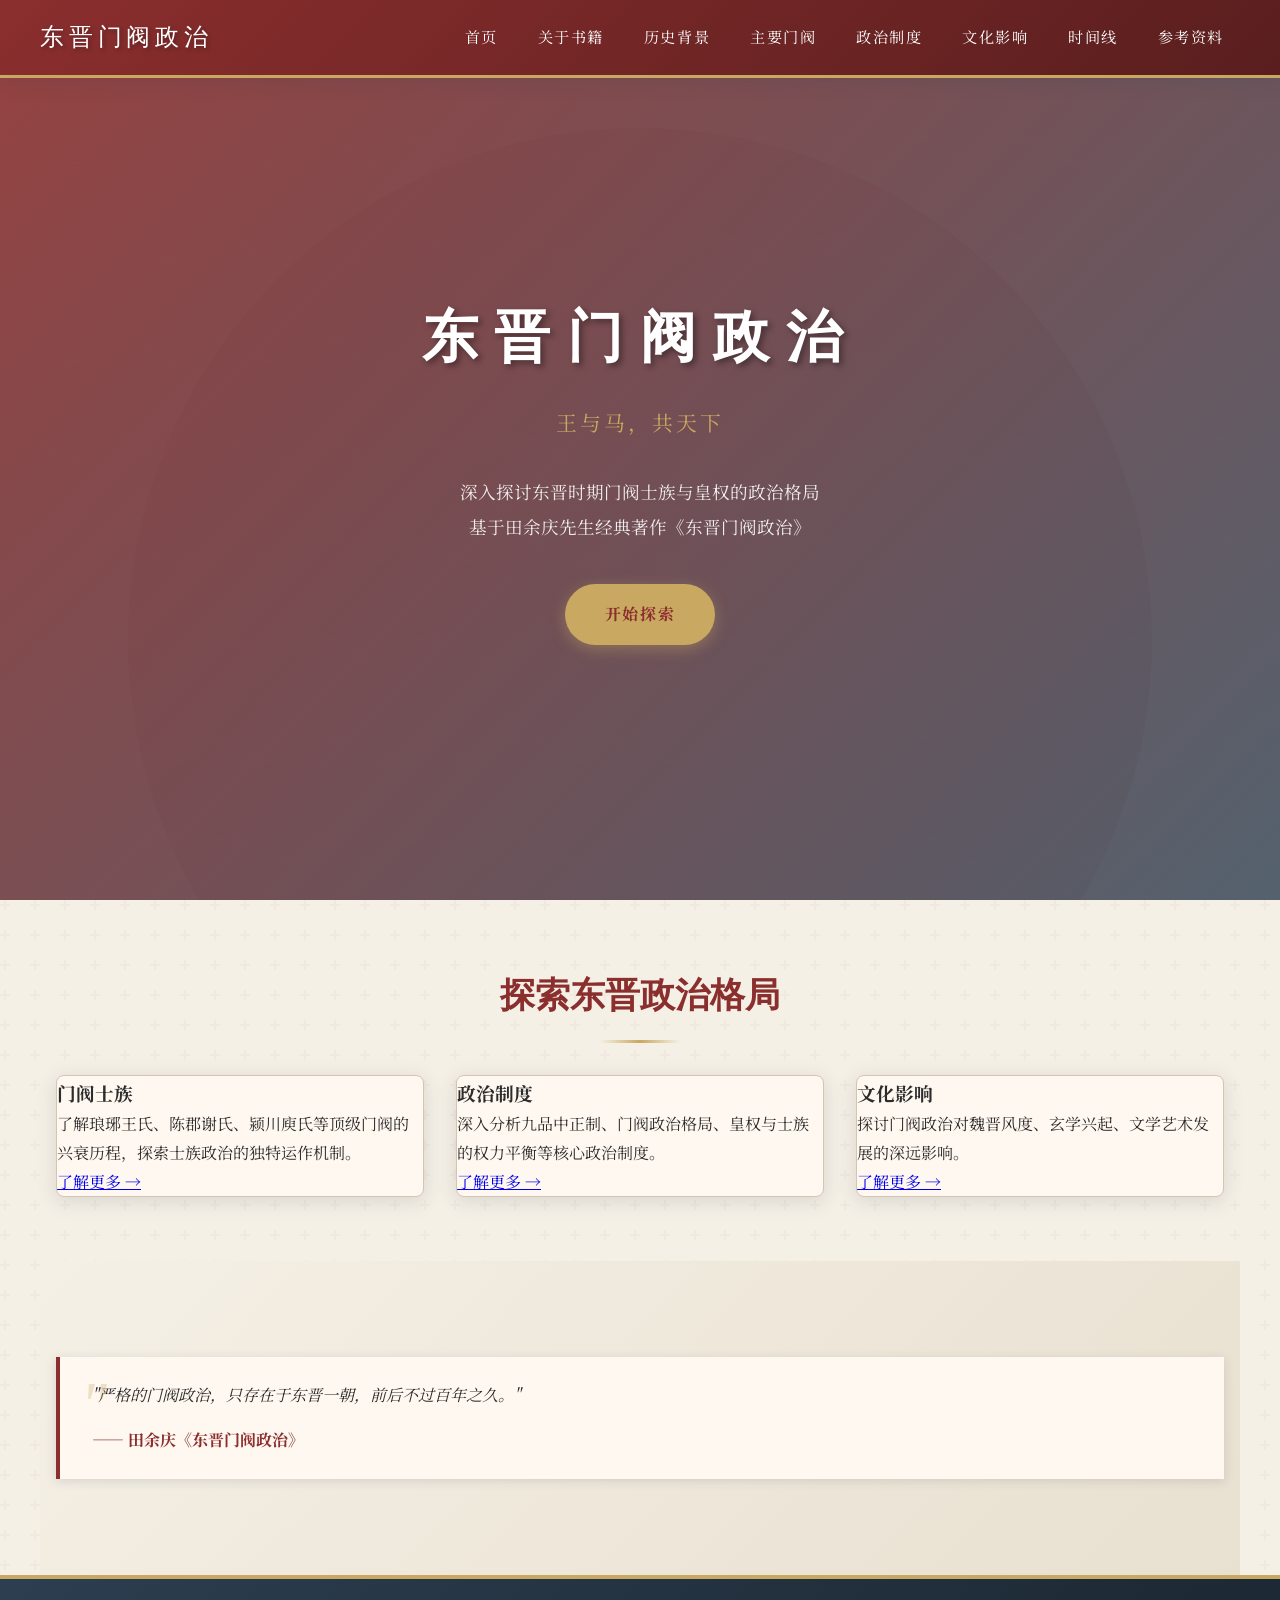
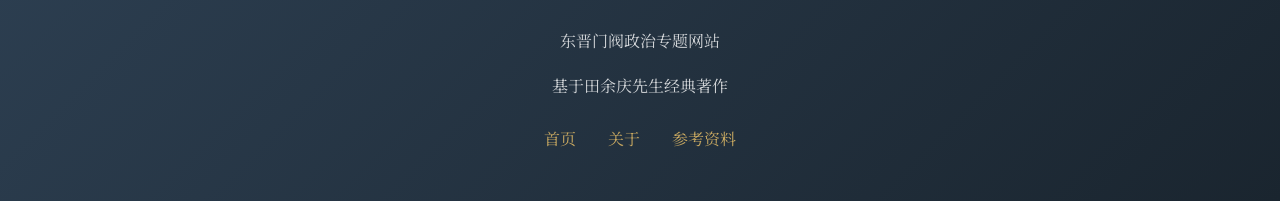
<file: index.html>
<!DOCTYPE html>
<html lang="zh-CN">
<head>
  <meta charset="UTF-8">
  <meta name="viewport" content="width=device-width, initial-scale=1.0">
  <meta name="description" content="东晋门阀政治专题网站 - 基于田余庆先生经典著作，深入探讨东晋时期门阀士族与皇权的政治格局">
  <meta name="keywords" content="东晋，门阀政治，田余庆，魏晋南北朝，中国历史，士族，皇权">
  <meta name="author" content="东晋门阀政治研究">
  
  <title>东晋门阀政治 - 首页</title>
  
  <!-- 样式表 -->
  <link rel="stylesheet" href="css/style.css">
  <link rel="stylesheet" href="css/mobile-fix.css">
  
  <!-- 字体 -->
  <link rel="preconnect" href="https://fonts.googleapis.com">
  <link rel="preconnect" href="https://fonts.gstatic.com" crossorigin>
  <link href="https://fonts.googleapis.com/css2?family=Noto+Serif+SC:wght@400;500;600;700&display=swap" rel="stylesheet">
  
  <!-- Favicon -->
  <link rel="icon" type="image/svg+xml" href="data:image/svg+xml,<svg xmlns='http://www.w3.org/2000/svg' viewBox='0 0 100 100'><text y='.9em' font-size='90'>📜</text></svg>">
</head>
<body>
  <!-- 导航栏 -->
  <nav class="navbar">
    <div class="navbar-content">
      <a href="index.html" class="navbar-brand">东晋门阀政治</a>
      <button class="navbar-toggle" aria-label="切换导航菜单" onclick="toggleMenu()">
        <span></span>
        <span></span>
        <span></span>
      </button>
      <ul class="nav-menu" id="navMenu">
        <li><a href="index.html">首页</a></li>
        <li><a href="about.html">关于书籍</a></li>
        <li><a href="background.html">历史背景</a></li>
        <li><a href="clans.html">主要门阀</a></li>
        <li><a href="politics.html">政治制度</a></li>
        <li><a href="culture.html">文化影响</a></li>
        <li><a href="timeline.html">时间线</a></li>
        <li><a href="references.html">参考资料</a></li>
      </ul>
    </div>
  </nav>

  <!-- 主要内容 -->
  <main>
    <!-- 英雄区域 -->
    <section class="hero">
      <div class="hero-content">
        <h1 class="hero-title">东晋门阀政治</h1>
        <p class="hero-subtitle">王与马，共天下</p>
        <p class="hero-description">
          深入探讨东晋时期门阀士族与皇权的政治格局<br>
          基于田余庆先生经典著作《东晋门阀政治》
        </p>
        <a href="about.html" class="hero-btn">开始探索</a>
      </div>
    </section>

    <!-- 简介区域 -->
    <section class="container">
      <h2 class="section-title">探索东晋政治格局</h2>
      <div class="card-grid">
        <div class="card">
          <h3 class="card-title">门阀士族</h3>
          <p class="card-content">
            了解琅琊王氏、陈郡谢氏、颍川庾氏等顶级门阀的兴衰历程，探索士族政治的独特运作机制。
          </p>
          <a href="clans.html" class="card-link">了解更多 →</a>
        </div>
        <div class="card">
          <h3 class="card-title">政治制度</h3>
          <p class="card-content">
            深入分析九品中正制、门阀政治格局、皇权与士族的权力平衡等核心政治制度。
          </p>
          <a href="politics.html" class="card-link">了解更多 →</a>
        </div>
        <div class="card">
          <h3 class="card-title">文化影响</h3>
          <p class="card-content">
            探讨门阀政治对魏晋风度、玄学兴起、文学艺术发展的深远影响。
          </p>
          <a href="culture.html" class="card-link">了解更多 →</a>
        </div>
      </div>
    </section>

    <!-- 引言区域 -->
    <section class="container" style="background: linear-gradient(135deg, #f5f0e6 0%, #e8e0d0 100%);">
      <blockquote class="quote-block">
        <p>"严格的门阀政治，只存在于东晋一朝，前后不过百年之久。"</p>
        <cite>—— 田余庆《东晋门阀政治》</cite>
      </blockquote>
    </section>
  </main>

  <!-- 页脚 -->
  <footer class="footer">
    <div class="footer-content">
      <p class="footer-text">东晋门阀政治专题网站</p>
      <p class="footer-text">基于田余庆先生经典著作</p>
      <div class="footer-links">
        <a href="index.html">首页</a>
        <a href="about.html">关于</a>
        <a href="references.html">参考资料</a>
      </div>
    </div>
  </footer>

  <!-- JavaScript -->
  <script>
    function toggleMenu() {
      document.getElementById('navMenu').classList.toggle('active');
    }
  </script>
</body>
</html>
</file>
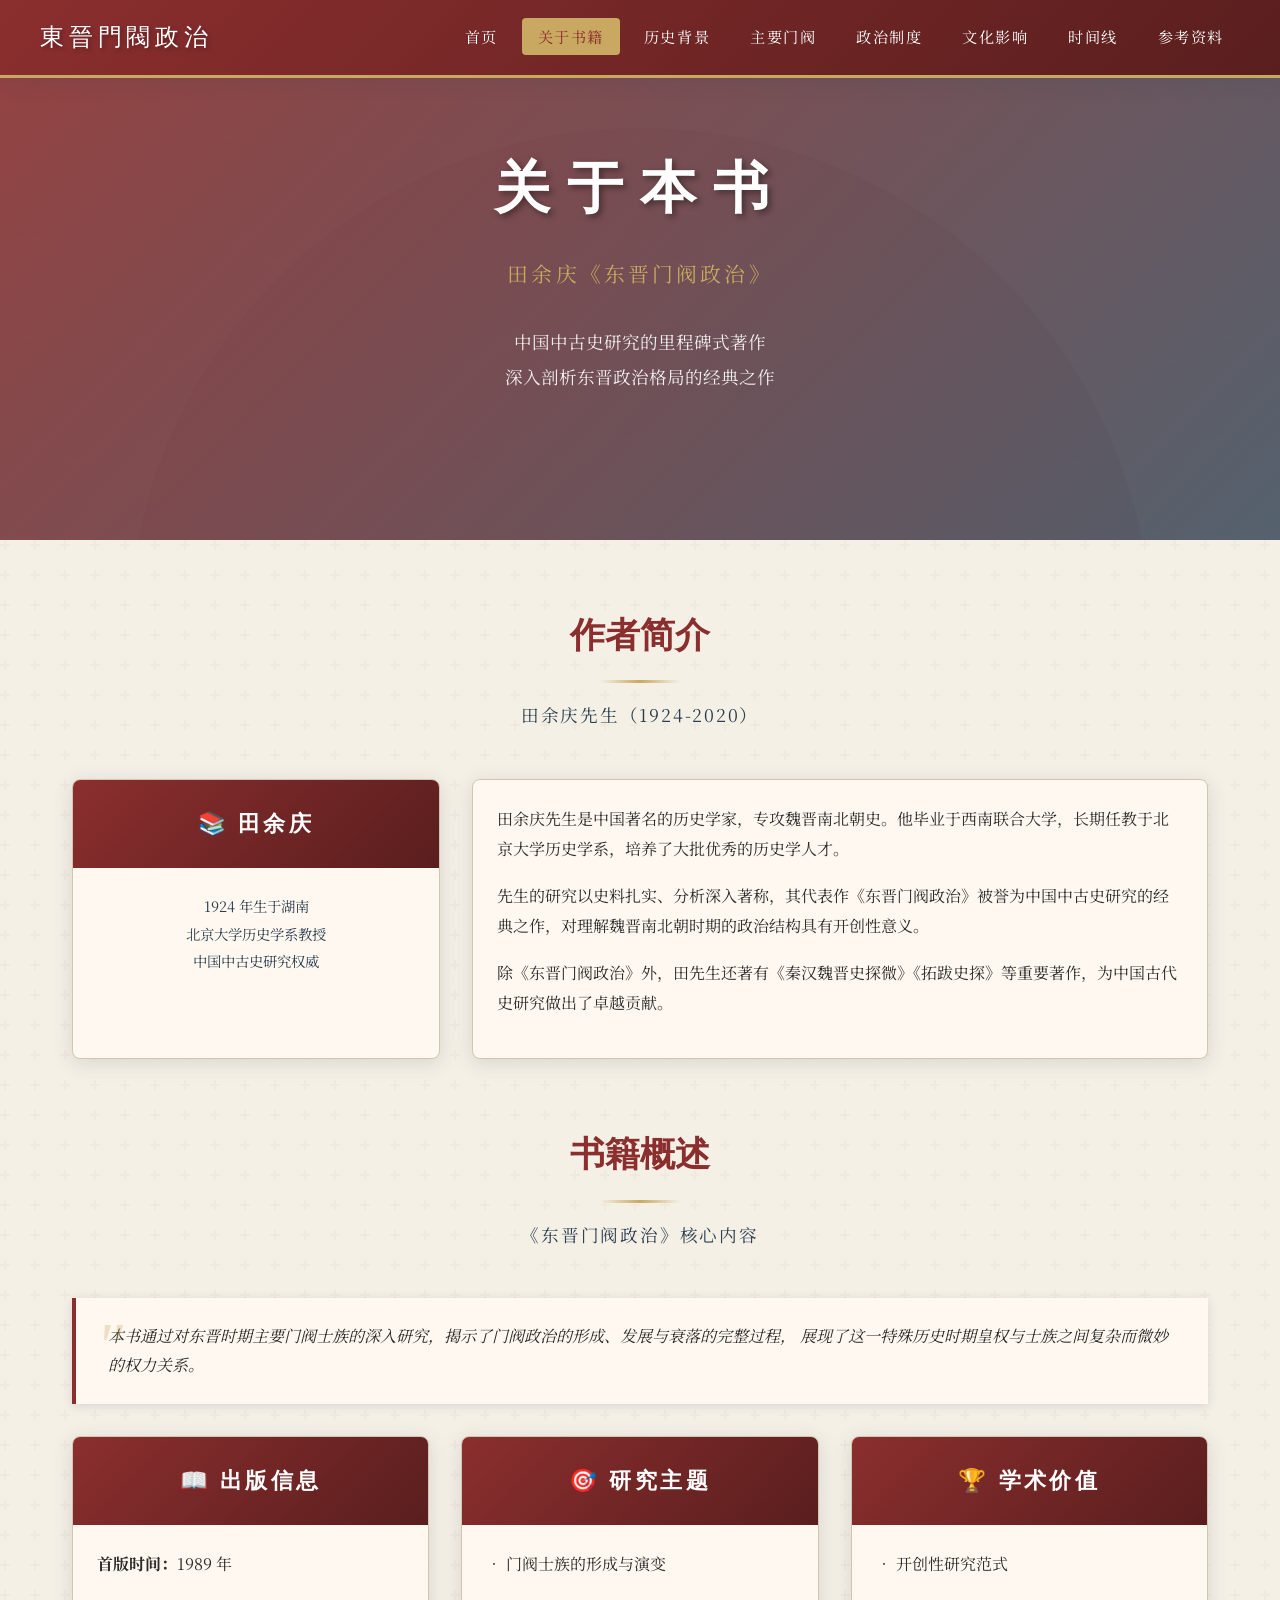
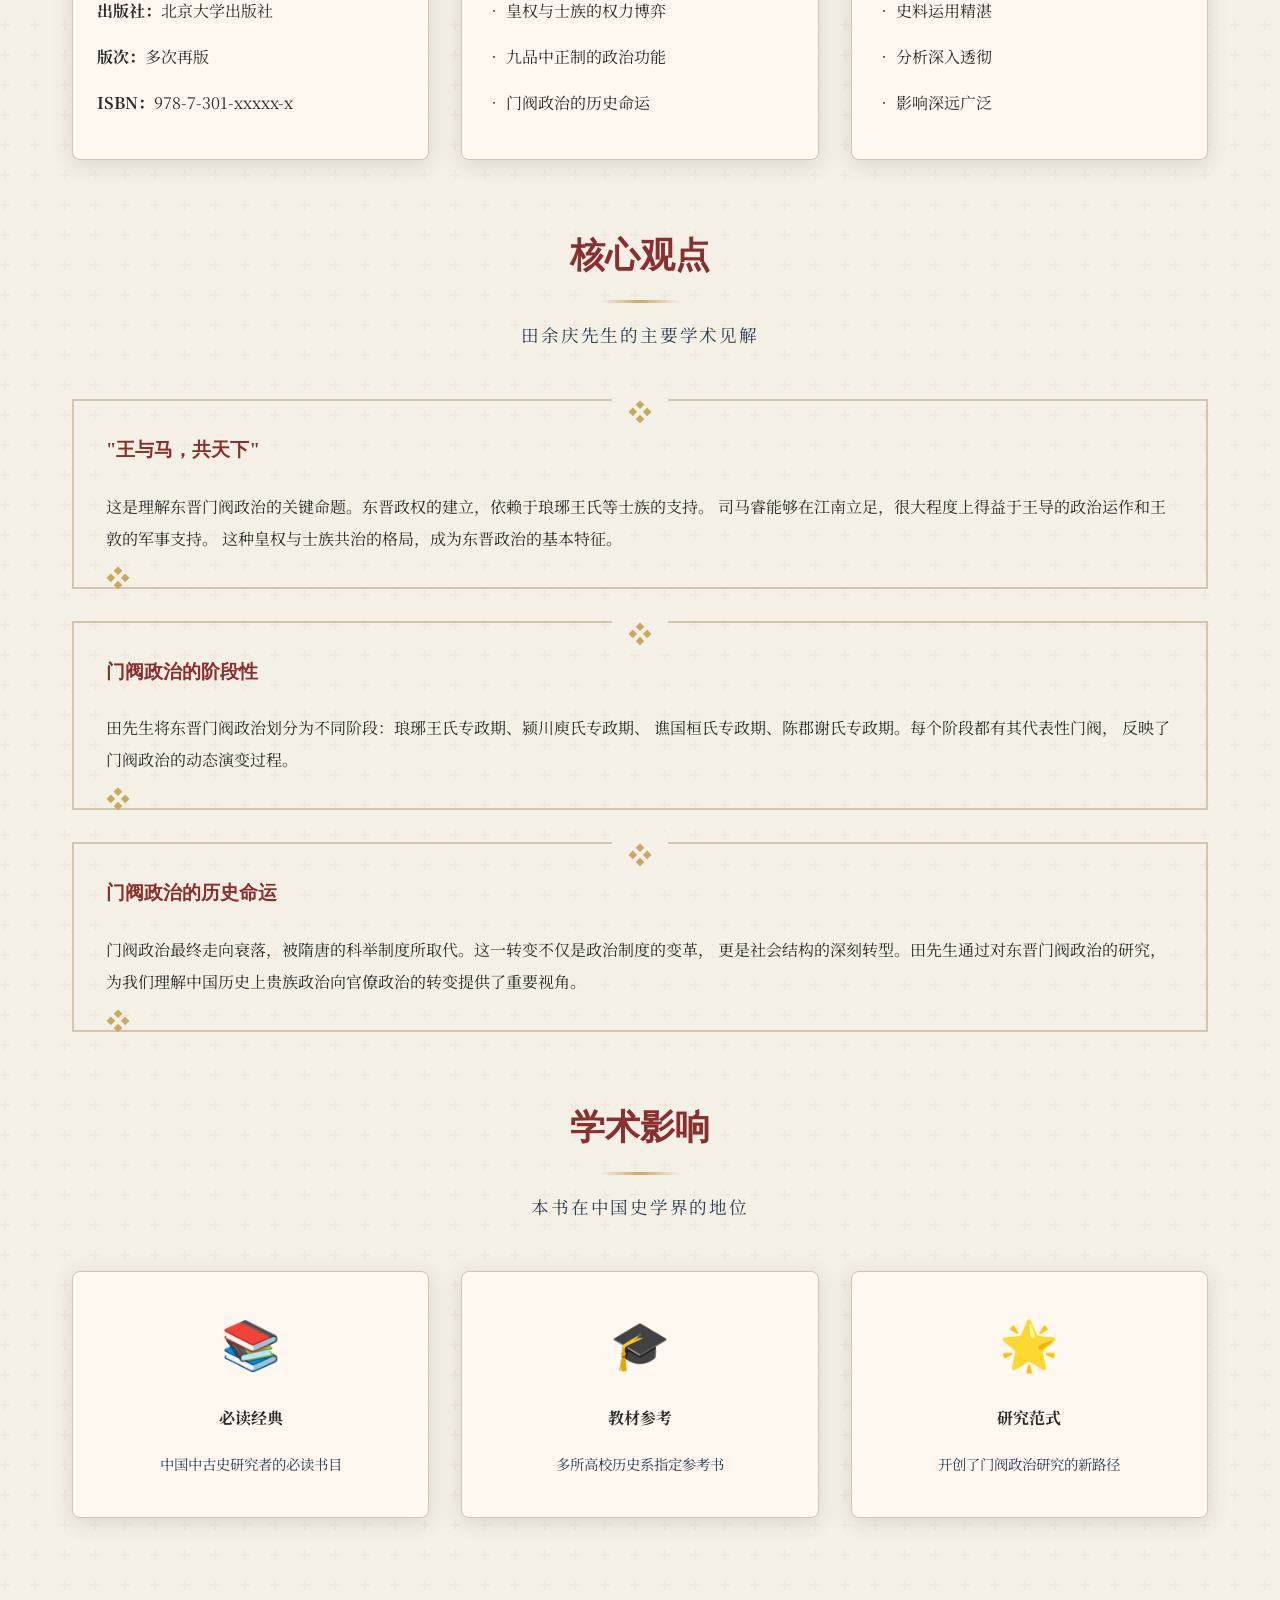
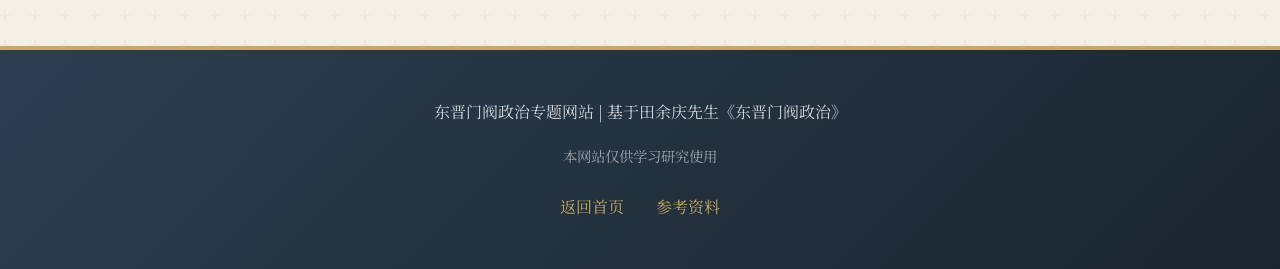
<file: about.html>
<!DOCTYPE html>
<html lang="zh-CN">
<head>
  <meta charset="UTF-8">
  <meta name="viewport" content="width=device-width, initial-scale=1.0">
  <meta name="description" content="关于田余庆先生《东晋门阀政治》- 中国中古史研究的经典著作">
  <meta name="keywords" content="田余庆，东晋门阀政治，北京大学，历史研究，魏晋南北朝">
  
  <title>关于书籍 - 东晋门阀政治</title>
  
  <link rel="stylesheet" href="css/style.css">
  <link href="https://fonts.googleapis.com/css2?family=Noto+Serif+SC:wght@400;500;600;700&display=swap" rel="stylesheet">
  <link rel="icon" type="image/svg+xml" href="data:image/svg+xml,<svg xmlns='http://www.w3.org/2000/svg' viewBox='0 0 100 100'><text y='.9em' font-size='90'>📜</text></svg>">
</head>
<body>
  <nav class="navbar">
    <div class="navbar-content">
      <a href="index.html" class="navbar-brand">東晉門閥政治</a>
      <button class="navbar-toggle" aria-label="切换导航菜单">
        <span></span>
        <span></span>
        <span></span>
      </button>
      <ul class="nav-menu">
        <li><a href="index.html">首页</a></li>
        <li><a href="about.html" class="active">关于书籍</a></li>
        <li><a href="background.html">历史背景</a></li>
        <li><a href="clans.html">主要门阀</a></li>
        <li><a href="politics.html">政治制度</a></li>
        <li><a href="culture.html">文化影响</a></li>
        <li><a href="timeline.html">时间线</a></li>
        <li><a href="references.html">参考资料</a></li>
      </ul>
    </div>
  </nav>

  <header class="hero" style="min-height: 60vh;">
    <div class="hero-content">
      <h1 class="hero-title">关于本书</h1>
      <p class="hero-subtitle">田余庆《东晋门阀政治》</p>
      <p class="hero-description">
        中国中古史研究的里程碑式著作<br>
        深入剖析东晋政治格局的经典之作
      </p>
    </div>
  </header>

  <main class="container">
    <!-- 作者介绍 -->
    <section class="section">
      <h2 class="section-title">作者简介</h2>
      <p class="section-subtitle">田余庆先生（1924-2020）</p>
      
      <div class="card-grid" style="grid-template-columns: 1fr 2fr;">
        <div class="card">
          <div class="card-header">
            <h3>📚 田余庆</h3>
          </div>
          <div class="card-body" style="text-align: center;">
            <p style="font-size: 0.9rem; color: var(--secondary-color);">
              1924 年生于湖南<br>
              北京大学历史学系教授<br>
              中国中古史研究权威
            </p>
          </div>
        </div>
        
        <div class="card">
          <div class="card-body">
            <p>田余庆先生是中国著名的历史学家，专攻魏晋南北朝史。他毕业于西南联合大学，长期任教于北京大学历史学系，培养了大批优秀的历史学人才。</p>
            <p>先生的研究以史料扎实、分析深入著称，其代表作《东晋门阀政治》被誉为中国中古史研究的经典之作，对理解魏晋南北朝时期的政治结构具有开创性意义。</p>
            <p>除《东晋门阀政治》外，田先生还著有《秦汉魏晋史探微》《拓跋史探》等重要著作，为中国古代史研究做出了卓越贡献。</p>
          </div>
        </div>
      </div>
    </section>

    <!-- 书籍概述 -->
    <section class="section">
      <h2 class="section-title">书籍概述</h2>
      <p class="section-subtitle">《东晋门阀政治》核心内容</p>
      
      <div class="quote-block">
        <p>
          本书通过对东晋时期主要门阀士族的深入研究，揭示了门阀政治的形成、发展与衰落的完整过程，
          展现了这一特殊历史时期皇权与士族之间复杂而微妙的权力关系。
        </p>
      </div>
      
      <div class="card-grid">
        <article class="card">
          <div class="card-header">
            <h3>📖 出版信息</h3>
          </div>
          <div class="card-body">
            <p><strong>首版时间：</strong>1989 年</p>
            <p><strong>出版社：</strong>北京大学出版社</p>
            <p><strong>版次：</strong>多次再版</p>
            <p><strong>ISBN：</strong>978-7-301-xxxxx-x</p>
          </div>
        </article>
        
        <article class="card">
          <div class="card-header">
            <h3>🎯 研究主题</h3>
          </div>
          <div class="card-body">
            <p>• 门阀士族的形成与演变</p>
            <p>• 皇权与士族的权力博弈</p>
            <p>• 九品中正制的政治功能</p>
            <p>• 门阀政治的历史命运</p>
          </div>
        </article>
        
        <article class="card">
          <div class="card-header">
            <h3>🏆 学术价值</h3>
          </div>
          <div class="card-body">
            <p>• 开创性研究范式</p>
            <p>• 史料运用精湛</p>
            <p>• 分析深入透彻</p>
            <p>• 影响深远广泛</p>
          </div>
        </article>
      </div>
    </section>

    <!-- 核心观点 -->
    <section class="section">
      <h2 class="section-title">核心观点</h2>
      <p class="section-subtitle">田余庆先生的主要学术见解</p>
      
      <div class="decorative-border">
        <h3 style="color: var(--primary-color); margin-bottom: 1.5rem; font-family: var(--font-decorative);">"王与马，共天下"</h3>
        <p style="line-height: 2;">
          这是理解东晋门阀政治的关键命题。东晋政权的建立，依赖于琅琊王氏等士族的支持。
          司马睿能够在江南立足，很大程度上得益于王导的政治运作和王敦的军事支持。
          这种皇权与士族共治的格局，成为东晋政治的基本特征。
        </p>
      </div>
      
      <div class="decorative-border">
        <h3 style="color: var(--primary-color); margin-bottom: 1.5rem; font-family: var(--font-decorative);">门阀政治的阶段性</h3>
        <p style="line-height: 2;">
          田先生将东晋门阀政治划分为不同阶段：琅琊王氏专政期、颍川庾氏专政期、
          谯国桓氏专政期、陈郡谢氏专政期。每个阶段都有其代表性门阀，
          反映了门阀政治的动态演变过程。
        </p>
      </div>
      
      <div class="decorative-border">
        <h3 style="color: var(--primary-color); margin-bottom: 1.5rem; font-family: var(--font-decorative);">门阀政治的历史命运</h3>
        <p style="line-height: 2;">
          门阀政治最终走向衰落，被隋唐的科举制度所取代。这一转变不仅是政治制度的变革，
          更是社会结构的深刻转型。田先生通过对东晋门阀政治的研究，
          为我们理解中国历史上贵族政治向官僚政治的转变提供了重要视角。
        </p>
      </div>
    </section>

    <!-- 学术影响 -->
    <section class="section">
      <h2 class="section-title">学术影响</h2>
      <p class="section-subtitle">本书在中国史学界的地位</p>
      
      <div class="card-grid">
        <article class="card">
          <div class="card-body">
            <p style="font-size: 3rem; text-align: center; margin-bottom: 1rem;">📚</p>
            <p style="text-align: center;"><strong>必读经典</strong></p>
            <p style="text-align: center; font-size: 0.9rem; color: var(--secondary-color);">中国中古史研究者的必读书目</p>
          </div>
        </article>
        
        <article class="card">
          <div class="card-body">
            <p style="font-size: 3rem; text-align: center; margin-bottom: 1rem;">🎓</p>
            <p style="text-align: center;"><strong>教材参考</strong></p>
            <p style="text-align: center; font-size: 0.9rem; color: var(--secondary-color);">多所高校历史系指定参考书</p>
          </div>
        </article>
        
        <article class="card">
          <div class="card-body">
            <p style="font-size: 3rem; text-align: center; margin-bottom: 1rem;">🌟</p>
            <p style="text-align: center;"><strong>研究范式</strong></p>
            <p style="text-align: center; font-size: 0.9rem; color: var(--secondary-color);">开创了门阀政治研究的新路径</p>
          </div>
        </article>
      </div>
    </section>
  </main>

  <footer class="footer">
    <div class="footer-content">
      <p class="footer-text">东晋门阀政治专题网站 | 基于田余庆先生《东晋门阀政治》</p>
      <p class="footer-text" style="font-size: 0.9rem; opacity: 0.7;">本网站仅供学习研究使用</p>
      <div class="footer-links">
        <a href="index.html">返回首页</a>
        <a href="references.html">参考资料</a>
      </div>
    </div>
  </footer>

  <script src="js/main.js"></script>
</body>
</html>
</file>
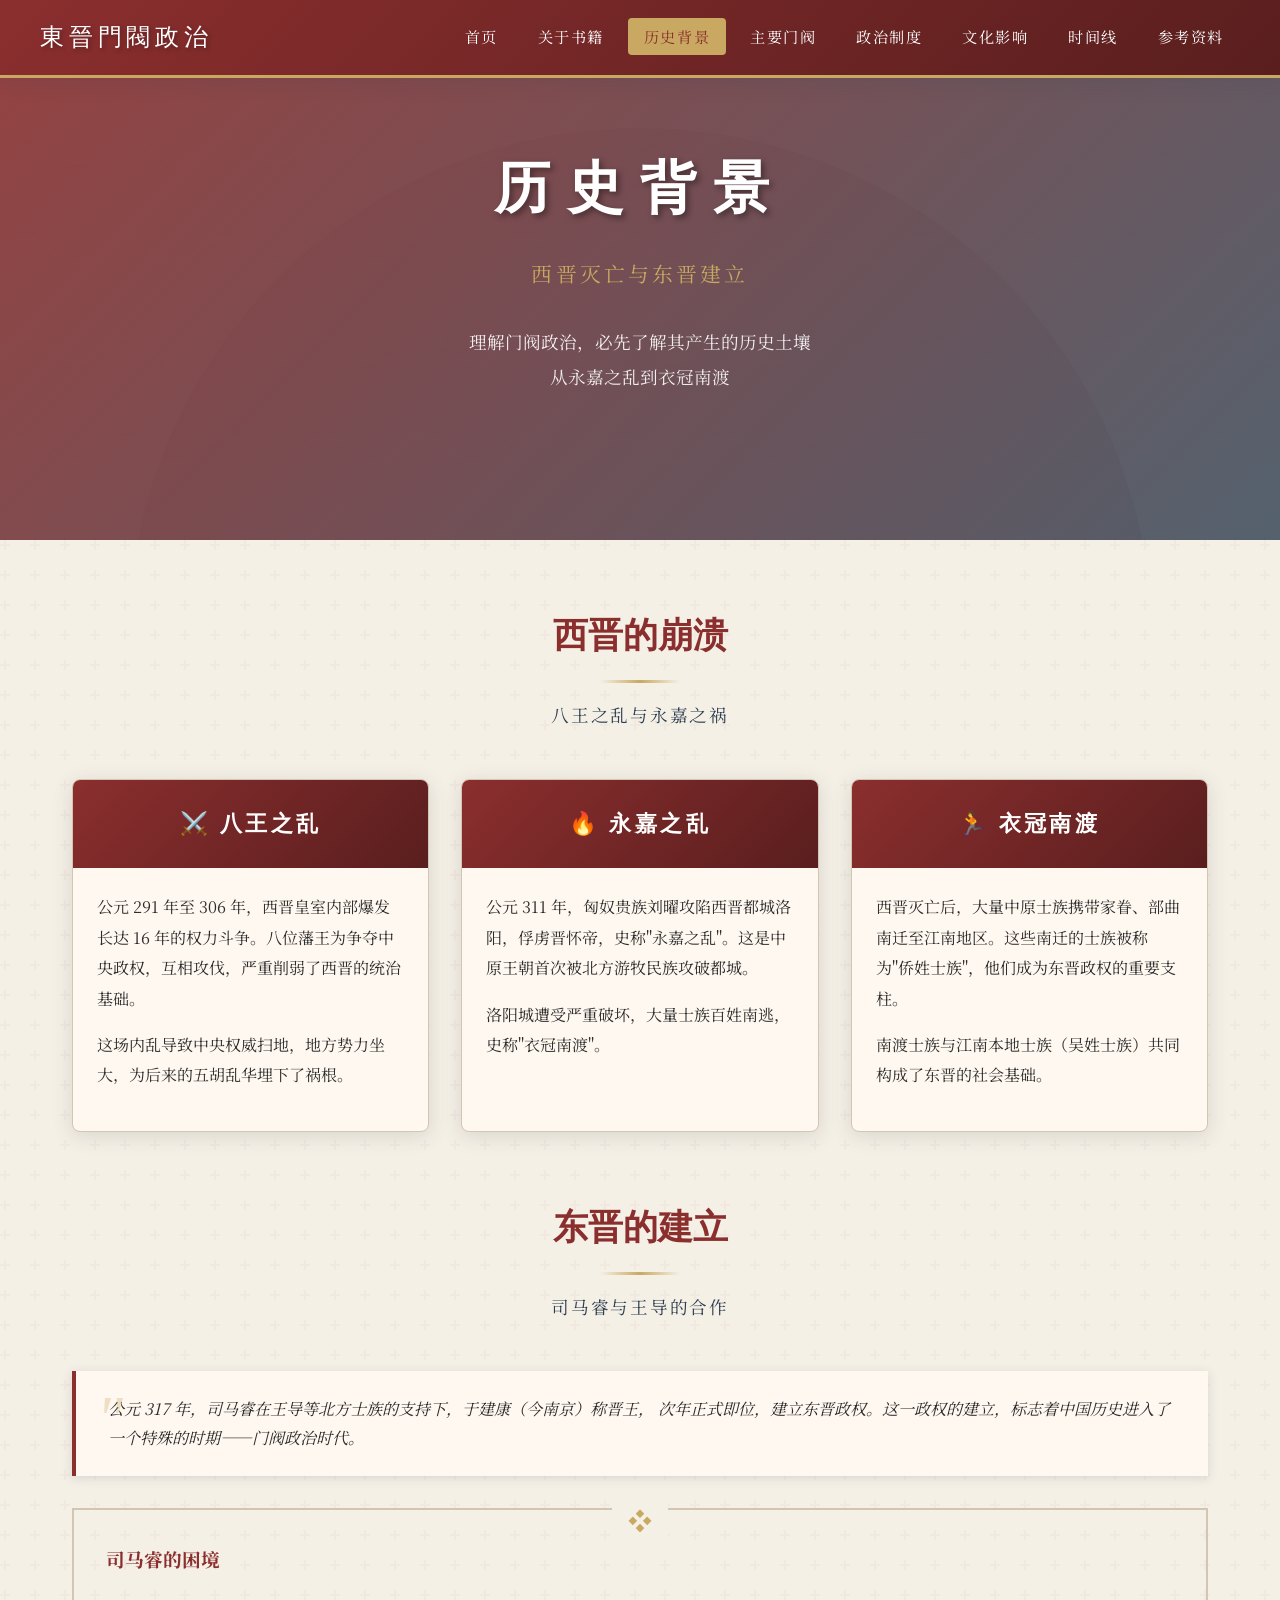
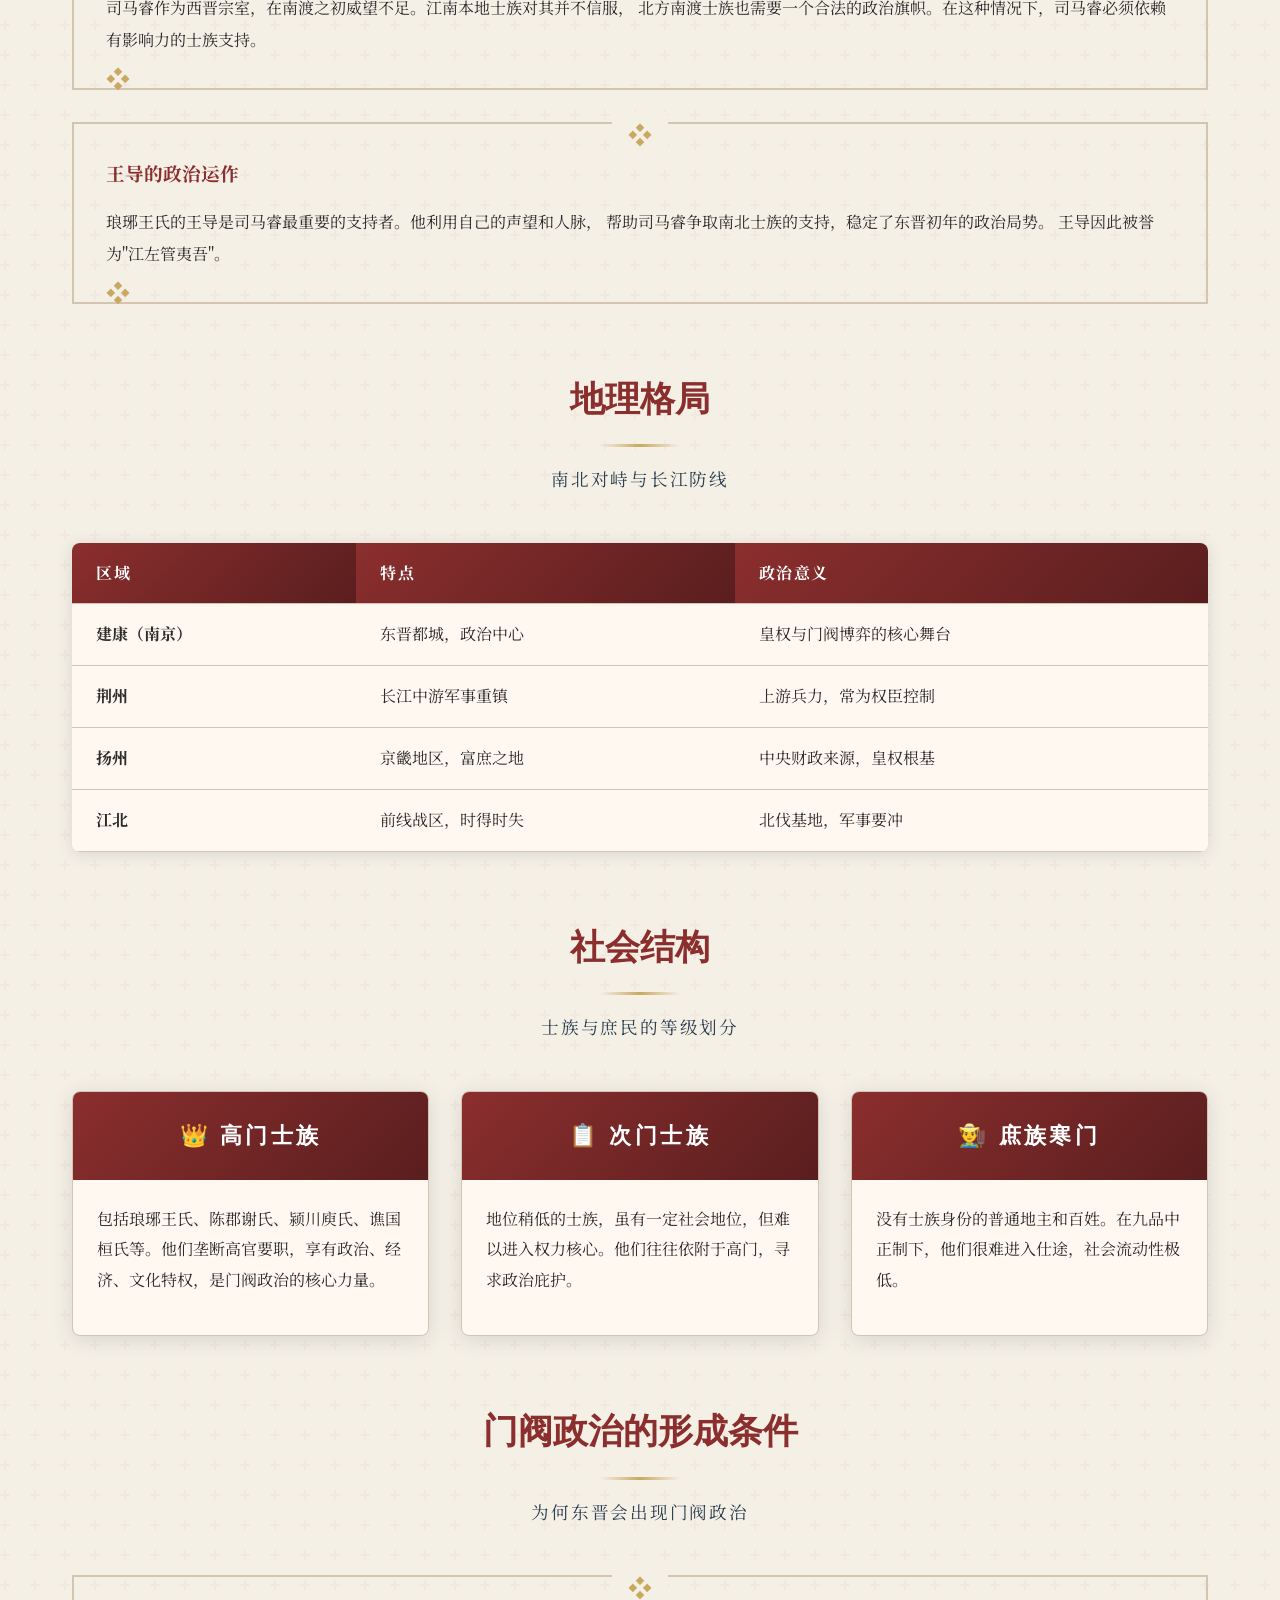
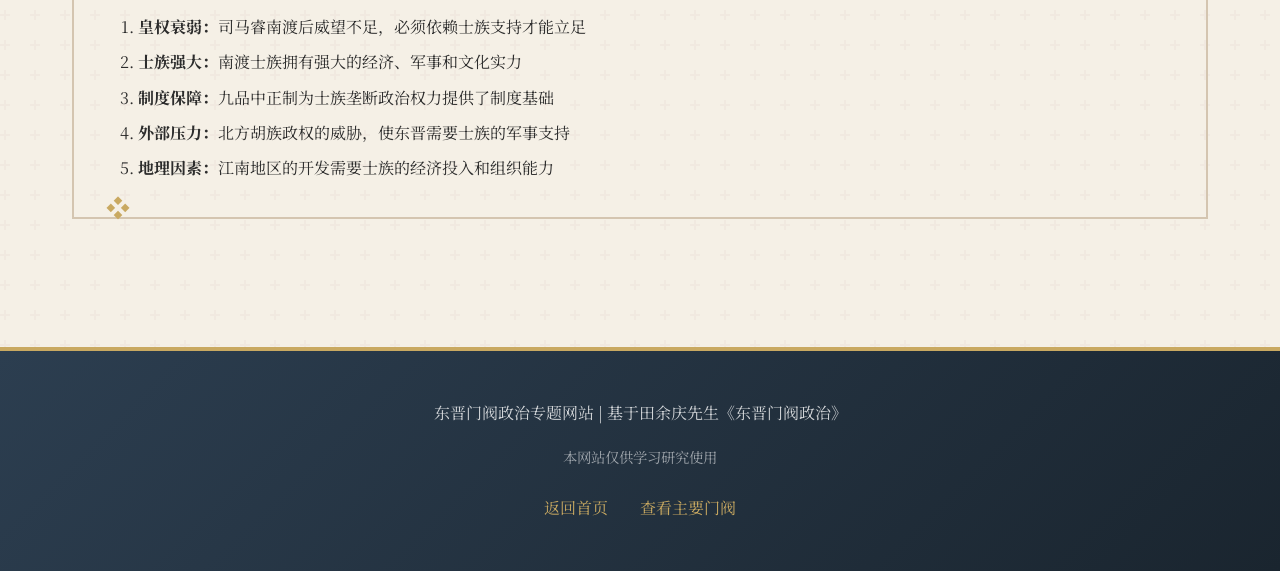
<file: background.html>
<!DOCTYPE html>
<html lang="zh-CN">
<head>
  <meta charset="UTF-8">
  <meta name="viewport" content="width=device-width, initial-scale=1.0">
  <meta name="description" content="东晋历史背景 - 西晋灭亡与东晋建立的历史脉络">
  <meta name="keywords" content="东晋，西晋，永嘉之乱，司马睿，建康，历史背景">
  
  <title>历史背景 - 东晋门阀政治</title>
  
  <link rel="stylesheet" href="css/style.css">
  <link href="https://fonts.googleapis.com/css2?family=Noto+Serif+SC:wght@400;500;600;700&display=swap" rel="stylesheet">
  <link rel="icon" type="image/svg+xml" href="data:image/svg+xml,<svg xmlns='http://www.w3.org/2000/svg' viewBox='0 0 100 100'><text y='.9em' font-size='90'>📜</text></svg>">
</head>
<body>
  <nav class="navbar">
    <div class="navbar-content">
      <a href="index.html" class="navbar-brand">東晉門閥政治</a>
      <button class="navbar-toggle" aria-label="切换导航菜单">
        <span></span>
        <span></span>
        <span></span>
      </button>
      <ul class="nav-menu">
        <li><a href="index.html">首页</a></li>
        <li><a href="about.html">关于书籍</a></li>
        <li><a href="background.html" class="active">历史背景</a></li>
        <li><a href="clans.html">主要门阀</a></li>
        <li><a href="politics.html">政治制度</a></li>
        <li><a href="culture.html">文化影响</a></li>
        <li><a href="timeline.html">时间线</a></li>
        <li><a href="references.html">参考资料</a></li>
      </ul>
    </div>
  </nav>

  <header class="hero" style="min-height: 60vh;">
    <div class="hero-content">
      <h1 class="hero-title">历史背景</h1>
      <p class="hero-subtitle">西晋灭亡与东晋建立</p>
      <p class="hero-description">
        理解门阀政治，必先了解其产生的历史土壤<br>
        从永嘉之乱到衣冠南渡
      </p>
    </div>
  </header>

  <main class="container">
    <!-- 西晋末年 -->
    <section class="section">
      <h2 class="section-title">西晋的崩溃</h2>
      <p class="section-subtitle">八王之乱与永嘉之祸</p>
      
      <div class="card-grid">
        <article class="card">
          <div class="card-header">
            <h3>⚔️ 八王之乱</h3>
          </div>
          <div class="card-body">
            <p>公元 291 年至 306 年，西晋皇室内部爆发长达 16 年的权力斗争。八位藩王为争夺中央政权，互相攻伐，严重削弱了西晋的统治基础。</p>
            <p>这场内乱导致中央权威扫地，地方势力坐大，为后来的五胡乱华埋下了祸根。</p>
          </div>
        </article>
        
        <article class="card">
          <div class="card-header">
            <h3>🔥 永嘉之乱</h3>
          </div>
          <div class="card-body">
            <p>公元 311 年，匈奴贵族刘曜攻陷西晋都城洛阳，俘虏晋怀帝，史称"永嘉之乱"。这是中原王朝首次被北方游牧民族攻破都城。</p>
            <p>洛阳城遭受严重破坏，大量士族百姓南逃，史称"衣冠南渡"。</p>
          </div>
        </article>
        
        <article class="card">
          <div class="card-header">
            <h3>🏃 衣冠南渡</h3>
          </div>
          <div class="card-body">
            <p>西晋灭亡后，大量中原士族携带家眷、部曲南迁至江南地区。这些南迁的士族被称为"侨姓士族"，他们成为东晋政权的重要支柱。</p>
            <p>南渡士族与江南本地士族（吴姓士族）共同构成了东晋的社会基础。</p>
          </div>
        </article>
      </div>
    </section>

    <!-- 东晋建立 -->
    <section class="section">
      <h2 class="section-title">东晋的建立</h2>
      <p class="section-subtitle">司马睿与王导的合作</p>
      
      <div class="quote-block">
        <p>
          公元 317 年，司马睿在王导等北方士族的支持下，于建康（今南京）称晋王，
          次年正式即位，建立东晋政权。这一政权的建立，标志着中国历史进入了一个特殊的时期——门阀政治时代。
        </p>
      </div>
      
      <div class="decorative-border">
        <h3 style="color: var(--primary-color); margin-bottom: 1rem;">司马睿的困境</h3>
        <p style="line-height: 2;">
          司马睿作为西晋宗室，在南渡之初威望不足。江南本地士族对其并不信服，
          北方南渡士族也需要一个合法的政治旗帜。在这种情况下，司马睿必须依赖有影响力的士族支持。
        </p>
      </div>
      
      <div class="decorative-border">
        <h3 style="color: var(--primary-color); margin-bottom: 1rem;">王导的政治运作</h3>
        <p style="line-height: 2;">
          琅琊王氏的王导是司马睿最重要的支持者。他利用自己的声望和人脉，
          帮助司马睿争取南北士族的支持，稳定了东晋初年的政治局势。
          王导因此被誉为"江左管夷吾"。
        </p>
      </div>
    </section>

    <!-- 地理格局 -->
    <section class="section">
      <h2 class="section-title">地理格局</h2>
      <p class="section-subtitle">南北对峙与长江防线</p>
      
      <table class="data-table">
        <thead>
          <tr>
            <th>区域</th>
            <th>特点</th>
            <th>政治意义</th>
          </tr>
        </thead>
        <tbody>
          <tr>
            <td><strong>建康（南京）</strong></td>
            <td>东晋都城，政治中心</td>
            <td>皇权与门阀博弈的核心舞台</td>
          </tr>
          <tr>
            <td><strong>荆州</strong></td>
            <td>长江中游军事重镇</td>
            <td>上游兵力，常为权臣控制</td>
          </tr>
          <tr>
            <td><strong>扬州</strong></td>
            <td>京畿地区，富庶之地</td>
            <td>中央财政来源，皇权根基</td>
          </tr>
          <tr>
            <td><strong>江北</strong></td>
            <td>前线战区，时得时失</td>
            <td>北伐基地，军事要冲</td>
          </tr>
        </tbody>
      </table>
    </section>

    <!-- 社会结构 -->
    <section class="section">
      <h2 class="section-title">社会结构</h2>
      <p class="section-subtitle">士族与庶民的等级划分</p>
      
      <div class="card-grid">
        <article class="card">
          <div class="card-header">
            <h3>👑 高门士族</h3>
          </div>
          <div class="card-body">
            <p>包括琅琊王氏、陈郡谢氏、颍川庾氏、谯国桓氏等。他们垄断高官要职，享有政治、经济、文化特权，是门阀政治的核心力量。</p>
          </div>
        </article>
        
        <article class="card">
          <div class="card-header">
            <h3>📋 次门士族</h3>
          </div>
          <div class="card-body">
            <p>地位稍低的士族，虽有一定社会地位，但难以进入权力核心。他们往往依附于高门，寻求政治庇护。</p>
          </div>
        </article>
        
        <article class="card">
          <div class="card-header">
            <h3>👨‍🌾 庶族寒门</h3>
          </div>
          <div class="card-body">
            <p>没有士族身份的普通地主和百姓。在九品中正制下，他们很难进入仕途，社会流动性极低。</p>
          </div>
        </article>
      </div>
    </section>

    <!-- 门阀政治的形成条件 -->
    <section class="section">
      <h2 class="section-title">门阀政治的形成条件</h2>
      <p class="section-subtitle">为何东晋会出现门阀政治</p>
      
      <div class="decorative-border">
        <ol style="line-height: 2.2; padding-left: 2rem;">
          <li><strong>皇权衰弱：</strong>司马睿南渡后威望不足，必须依赖士族支持才能立足</li>
          <li><strong>士族强大：</strong>南渡士族拥有强大的经济、军事和文化实力</li>
          <li><strong>制度保障：</strong>九品中正制为士族垄断政治权力提供了制度基础</li>
          <li><strong>外部压力：</strong>北方胡族政权的威胁，使东晋需要士族的军事支持</li>
          <li><strong>地理因素：</strong>江南地区的开发需要士族的经济投入和组织能力</li>
        </ol>
      </div>
    </section>
  </main>

  <footer class="footer">
    <div class="footer-content">
      <p class="footer-text">东晋门阀政治专题网站 | 基于田余庆先生《东晋门阀政治》</p>
      <p class="footer-text" style="font-size: 0.9rem; opacity: 0.7;">本网站仅供学习研究使用</p>
      <div class="footer-links">
        <a href="index.html">返回首页</a>
        <a href="clans.html">查看主要门阀</a>
      </div>
    </div>
  </footer>

  <script src="js/main.js"></script>
</body>
</html>
</file>
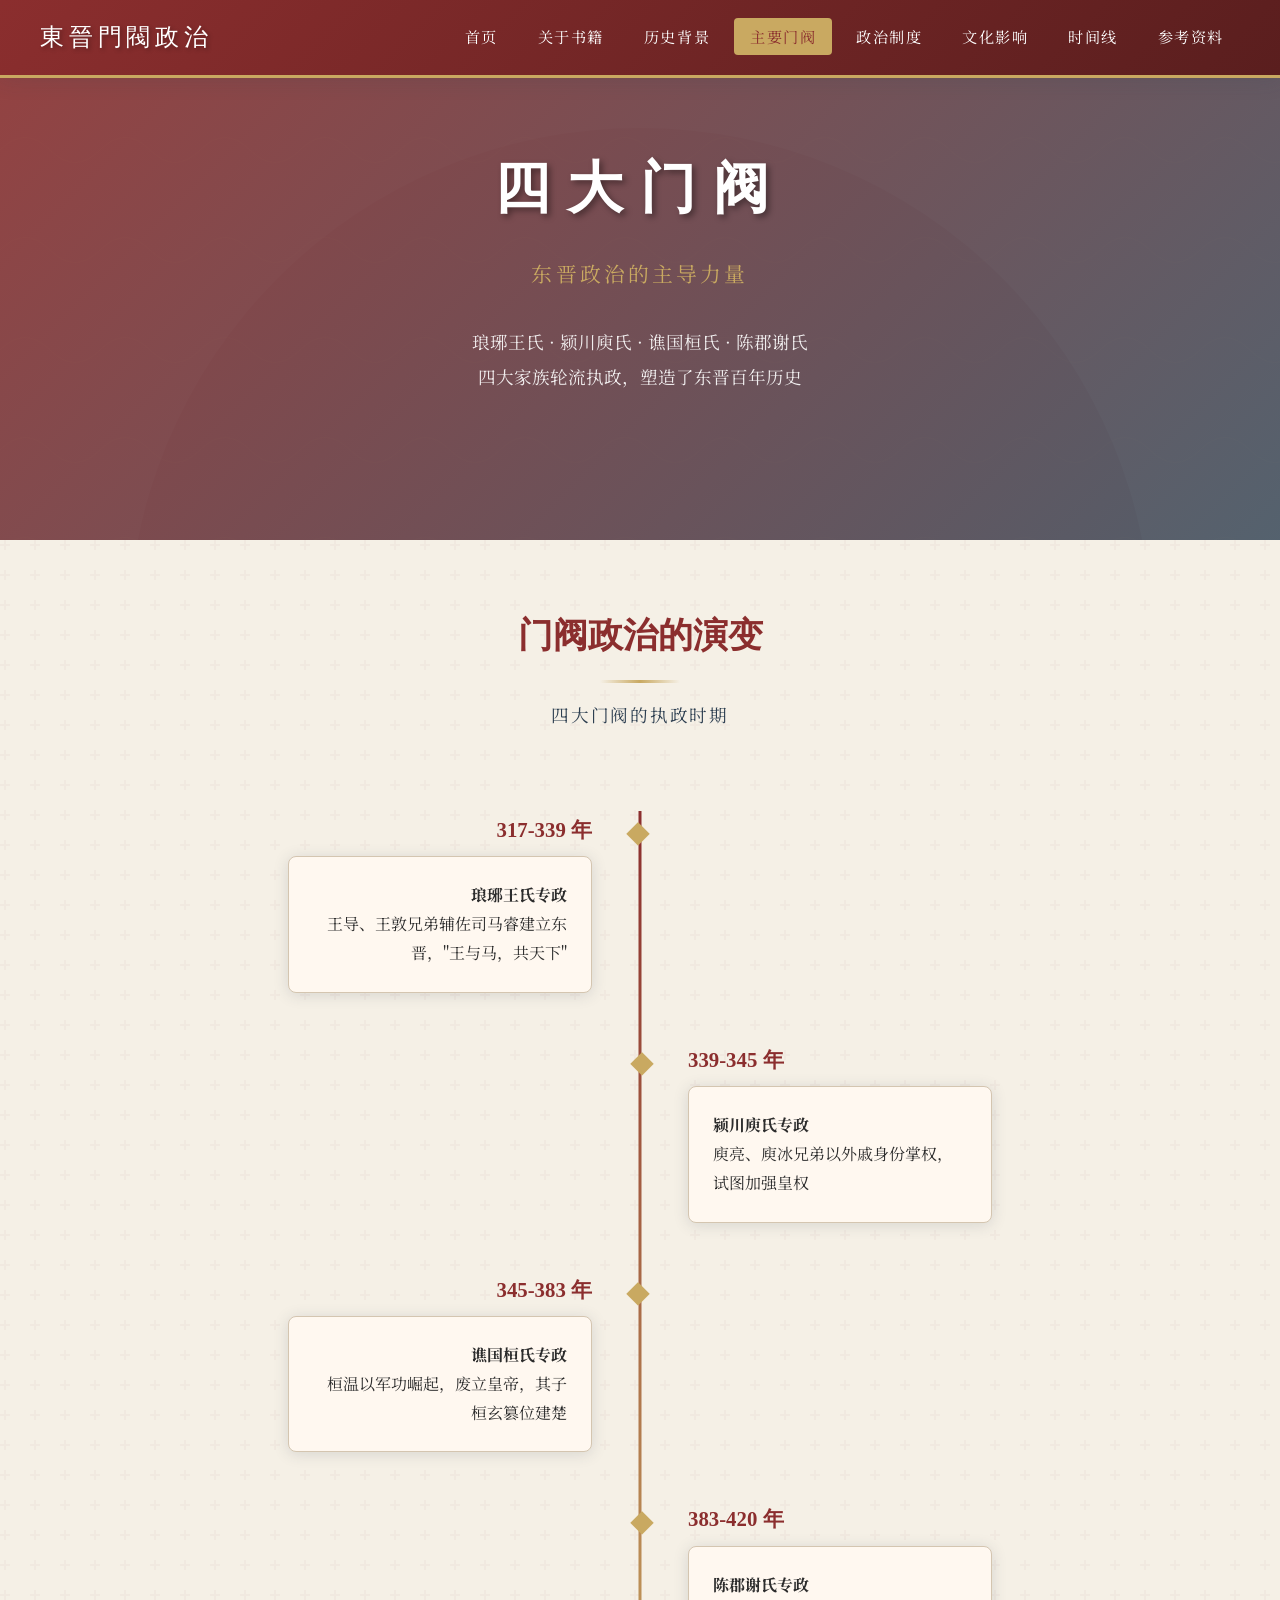
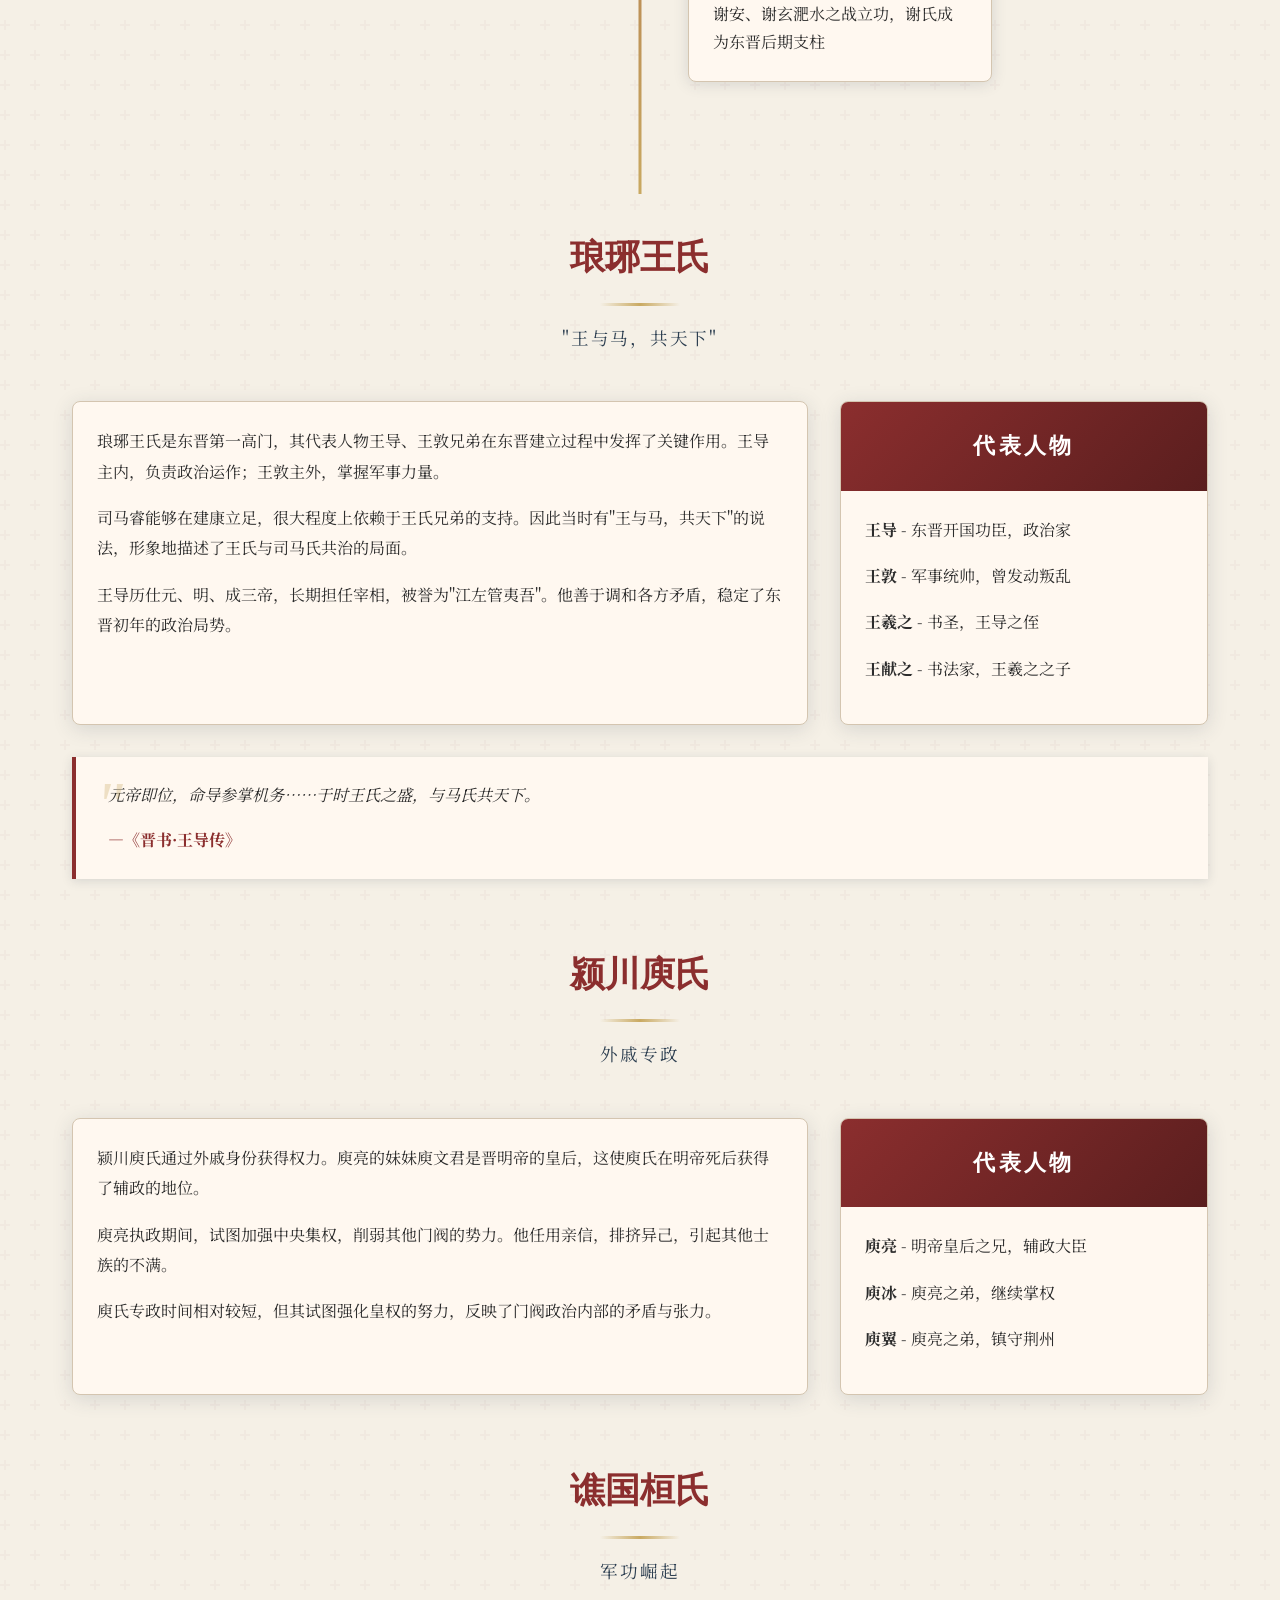
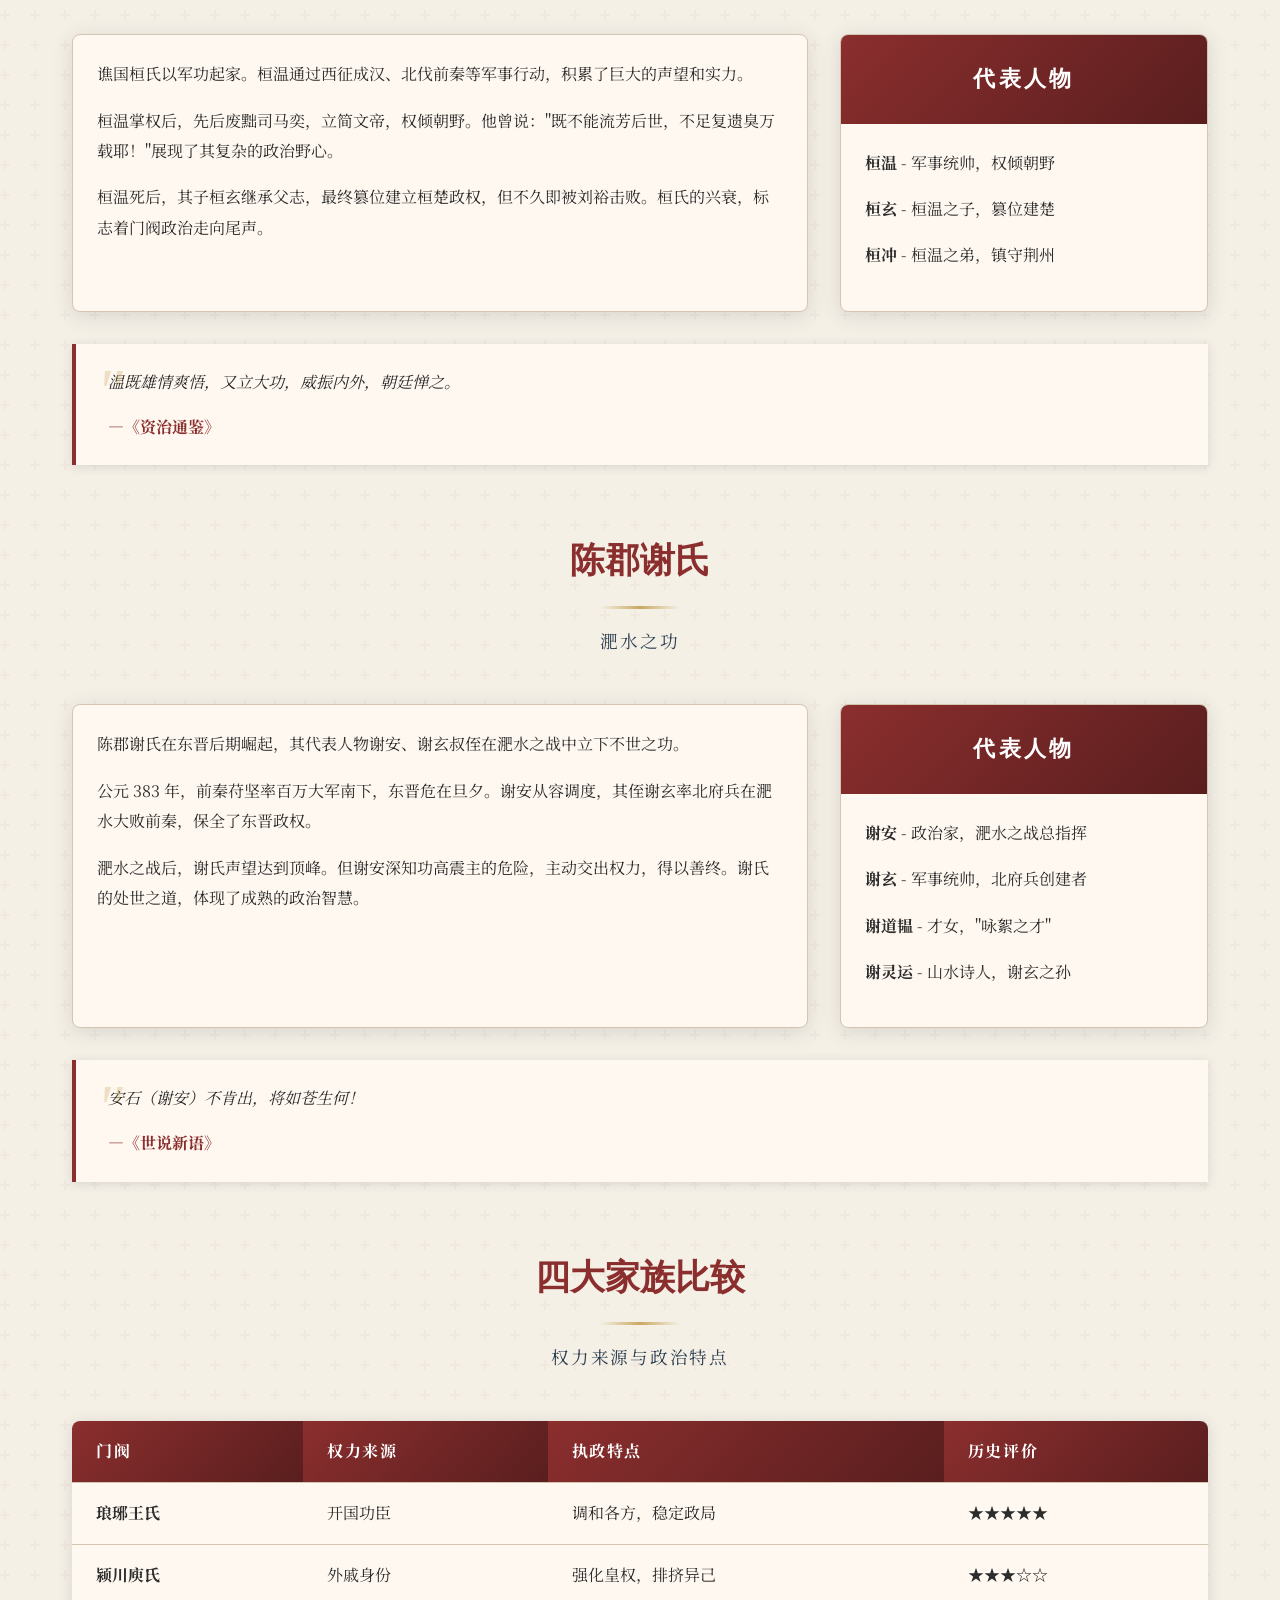
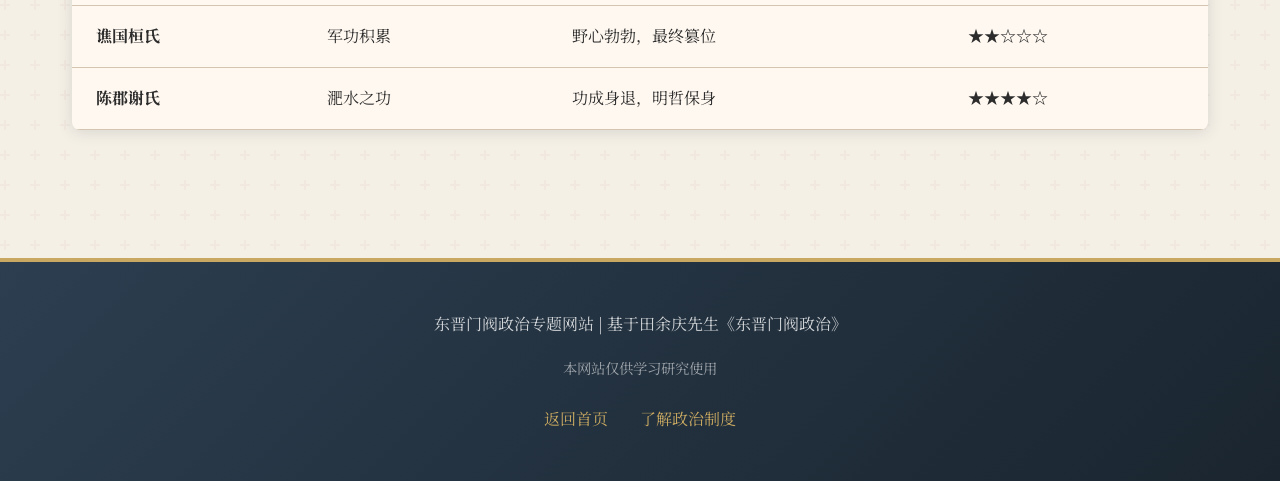
<file: clans.html>
<!DOCTYPE html>
<html lang="zh-CN">
<head>
  <meta charset="UTF-8">
  <meta name="viewport" content="width=device-width, initial-scale=1.0">
  <meta name="description" content="东晋四大门阀 - 琅琊王氏、颍川庾氏、谯国桓氏、陈郡谢氏">
  <meta name="keywords" content="琅琊王氏，陈郡谢氏，颍川庾氏，谯国桓氏，东晋门阀">
  
  <title>主要门阀 - 东晋门阀政治</title>
  
  <link rel="stylesheet" href="css/style.css">
  <link href="https://fonts.googleapis.com/css2?family=Noto+Serif+SC:wght@400;500;600;700&display=swap" rel="stylesheet">
  <link rel="icon" type="image/svg+xml" href="data:image/svg+xml,<svg xmlns='http://www.w3.org/2000/svg' viewBox='0 0 100 100'><text y='.9em' font-size='90'>📜</text></svg>">
</head>
<body>
  <nav class="navbar">
    <div class="navbar-content">
      <a href="index.html" class="navbar-brand">東晉門閥政治</a>
      <button class="navbar-toggle" aria-label="切换导航菜单">
        <span></span>
        <span></span>
        <span></span>
      </button>
      <ul class="nav-menu">
        <li><a href="index.html">首页</a></li>
        <li><a href="about.html">关于书籍</a></li>
        <li><a href="background.html">历史背景</a></li>
        <li><a href="clans.html" class="active">主要门阀</a></li>
        <li><a href="politics.html">政治制度</a></li>
        <li><a href="culture.html">文化影响</a></li>
        <li><a href="timeline.html">时间线</a></li>
        <li><a href="references.html">参考资料</a></li>
      </ul>
    </div>
  </nav>

  <header class="hero" style="min-height: 60vh;">
    <div class="hero-content">
      <h1 class="hero-title">四大门阀</h1>
      <p class="hero-subtitle">东晋政治的主导力量</p>
      <p class="hero-description">
        琅琊王氏 · 颍川庾氏 · 谯国桓氏 · 陈郡谢氏<br>
        四大家族轮流执政，塑造了东晋百年历史
      </p>
    </div>
  </header>

  <main class="container">
    <!-- 门阀概览 -->
    <section class="section">
      <h2 class="section-title">门阀政治的演变</h2>
      <p class="section-subtitle">四大门阀的执政时期</p>
      
      <div class="timeline">
        <div class="timeline-item">
          <div class="timeline-year">317-339 年</div>
          <div class="timeline-content">
            <h4>琅琊王氏专政</h4>
            <p>王导、王敦兄弟辅佐司马睿建立东晋，"王与马，共天下"</p>
          </div>
        </div>
        
        <div class="timeline-item">
          <div class="timeline-year">339-345 年</div>
          <div class="timeline-content">
            <h4>颍川庾氏专政</h4>
            <p>庾亮、庾冰兄弟以外戚身份掌权，试图加强皇权</p>
          </div>
        </div>
        
        <div class="timeline-item">
          <div class="timeline-year">345-383 年</div>
          <div class="timeline-content">
            <h4>谯国桓氏专政</h4>
            <p>桓温以军功崛起，废立皇帝，其子桓玄篡位建楚</p>
          </div>
        </div>
        
        <div class="timeline-item">
          <div class="timeline-year">383-420 年</div>
          <div class="timeline-content">
            <h4>陈郡谢氏专政</h4>
            <p>谢安、谢玄淝水之战立功，谢氏成为东晋后期支柱</p>
          </div>
        </div>
      </div>
    </section>

    <!-- 琅琊王氏 -->
    <section class="section">
      <h2 class="section-title">琅琊王氏</h2>
      <p class="section-subtitle">"王与马，共天下"</p>
      
      <div class="card-grid" style="grid-template-columns: 2fr 1fr;">
        <div class="card">
          <div class="card-body">
            <p>琅琊王氏是东晋第一高门，其代表人物王导、王敦兄弟在东晋建立过程中发挥了关键作用。王导主内，负责政治运作；王敦主外，掌握军事力量。</p>
            <p>司马睿能够在建康立足，很大程度上依赖于王氏兄弟的支持。因此当时有"王与马，共天下"的说法，形象地描述了王氏与司马氏共治的局面。</p>
            <p>王导历仕元、明、成三帝，长期担任宰相，被誉为"江左管夷吾"。他善于调和各方矛盾，稳定了东晋初年的政治局势。</p>
          </div>
        </div>
        
        <div class="card">
          <div class="card-header">
            <h3>代表人物</h3>
          </div>
          <div class="card-body">
            <p><strong>王导</strong> - 东晋开国功臣，政治家</p>
            <p><strong>王敦</strong> - 军事统帅，曾发动叛乱</p>
            <p><strong>王羲之</strong> - 书圣，王导之侄</p>
            <p><strong>王献之</strong> - 书法家，王羲之之子</p>
          </div>
        </div>
      </div>
      
      <div class="quote-block">
        <p>
          元帝即位，命导参掌机务……于时王氏之盛，与马氏共天下。
        </p>
        <cite>—《晋书·王导传》</cite>
      </div>
    </section>

    <!-- 颍川庾氏 -->
    <section class="section">
      <h2 class="section-title">颍川庾氏</h2>
      <p class="section-subtitle">外戚专政</p>
      
      <div class="card-grid" style="grid-template-columns: 2fr 1fr;">
        <div class="card">
          <div class="card-body">
            <p>颍川庾氏通过外戚身份获得权力。庾亮的妹妹庾文君是晋明帝的皇后，这使庾氏在明帝死后获得了辅政的地位。</p>
            <p>庾亮执政期间，试图加强中央集权，削弱其他门阀的势力。他任用亲信，排挤异己，引起其他士族的不满。</p>
            <p>庾氏专政时间相对较短，但其试图强化皇权的努力，反映了门阀政治内部的矛盾与张力。</p>
          </div>
        </div>
        
        <div class="card">
          <div class="card-header">
            <h3>代表人物</h3>
          </div>
          <div class="card-body">
            <p><strong>庾亮</strong> - 明帝皇后之兄，辅政大臣</p>
            <p><strong>庾冰</strong> - 庾亮之弟，继续掌权</p>
            <p><strong>庾翼</strong> - 庾亮之弟，镇守荆州</p>
          </div>
        </div>
      </div>
    </section>

    <!-- 谯国桓氏 -->
    <section class="section">
      <h2 class="section-title">谯国桓氏</h2>
      <p class="section-subtitle">军功崛起</p>
      
      <div class="card-grid" style="grid-template-columns: 2fr 1fr;">
        <div class="card">
          <div class="card-body">
            <p>谯国桓氏以军功起家。桓温通过西征成汉、北伐前秦等军事行动，积累了巨大的声望和实力。</p>
            <p>桓温掌权后，先后废黜司马奕，立简文帝，权倾朝野。他曾说："既不能流芳后世，不足复遗臭万载耶！"展现了其复杂的政治野心。</p>
            <p>桓温死后，其子桓玄继承父志，最终篡位建立桓楚政权，但不久即被刘裕击败。桓氏的兴衰，标志着门阀政治走向尾声。</p>
          </div>
        </div>
        
        <div class="card">
          <div class="card-header">
            <h3>代表人物</h3>
          </div>
          <div class="card-body">
            <p><strong>桓温</strong> - 军事统帅，权倾朝野</p>
            <p><strong>桓玄</strong> - 桓温之子，篡位建楚</p>
            <p><strong>桓冲</strong> - 桓温之弟，镇守荆州</p>
          </div>
        </div>
      </div>
      
      <div class="quote-block">
        <p>
          温既雄情爽悟，又立大功，威振内外，朝廷惮之。
        </p>
        <cite>—《资治通鉴》</cite>
      </div>
    </section>

    <!-- 陈郡谢氏 -->
    <section class="section">
      <h2 class="section-title">陈郡谢氏</h2>
      <p class="section-subtitle">淝水之功</p>
      
      <div class="card-grid" style="grid-template-columns: 2fr 1fr;">
        <div class="card">
          <div class="card-body">
            <p>陈郡谢氏在东晋后期崛起，其代表人物谢安、谢玄叔侄在淝水之战中立下不世之功。</p>
            <p>公元 383 年，前秦苻坚率百万大军南下，东晋危在旦夕。谢安从容调度，其侄谢玄率北府兵在淝水大败前秦，保全了东晋政权。</p>
            <p>淝水之战后，谢氏声望达到顶峰。但谢安深知功高震主的危险，主动交出权力，得以善终。谢氏的处世之道，体现了成熟的政治智慧。</p>
          </div>
        </div>
        
        <div class="card">
          <div class="card-header">
            <h3>代表人物</h3>
          </div>
          <div class="card-body">
            <p><strong>谢安</strong> - 政治家，淝水之战总指挥</p>
            <p><strong>谢玄</strong> - 军事统帅，北府兵创建者</p>
            <p><strong>谢道韫</strong> - 才女，"咏絮之才"</p>
            <p><strong>谢灵运</strong> - 山水诗人，谢玄之孙</p>
          </div>
        </div>
      </div>
      
      <div class="quote-block">
        <p>
          安石（谢安）不肯出，将如苍生何！
        </p>
        <cite>—《世说新语》</cite>
      </div>
    </section>

    <!-- 门阀比较 -->
    <section class="section">
      <h2 class="section-title">四大家族比较</h2>
      <p class="section-subtitle">权力来源与政治特点</p>
      
      <table class="data-table">
        <thead>
          <tr>
            <th>门阀</th>
            <th>权力来源</th>
            <th>执政特点</th>
            <th>历史评价</th>
          </tr>
        </thead>
        <tbody>
          <tr>
            <td><strong>琅琊王氏</strong></td>
            <td>开国功臣</td>
            <td>调和各方，稳定政局</td>
            <td>★★★★★</td>
          </tr>
          <tr>
            <td><strong>颍川庾氏</strong></td>
            <td>外戚身份</td>
            <td>强化皇权，排挤异己</td>
            <td>★★★☆☆</td>
          </tr>
          <tr>
            <td><strong>谯国桓氏</strong></td>
            <td>军功积累</td>
            <td>野心勃勃，最终篡位</td>
            <td>★★☆☆☆</td>
          </tr>
          <tr>
            <td><strong>陈郡谢氏</strong></td>
            <td>淝水之功</td>
            <td>功成身退，明哲保身</td>
            <td>★★★★☆</td>
          </tr>
        </tbody>
      </table>
    </section>
  </main>

  <footer class="footer">
    <div class="footer-content">
      <p class="footer-text">东晋门阀政治专题网站 | 基于田余庆先生《东晋门阀政治》</p>
      <p class="footer-text" style="font-size: 0.9rem; opacity: 0.7;">本网站仅供学习研究使用</p>
      <div class="footer-links">
        <a href="index.html">返回首页</a>
        <a href="politics.html">了解政治制度</a>
      </div>
    </div>
  </footer>

  <script src="js/main.js"></script>
</body>
</html>
</file>
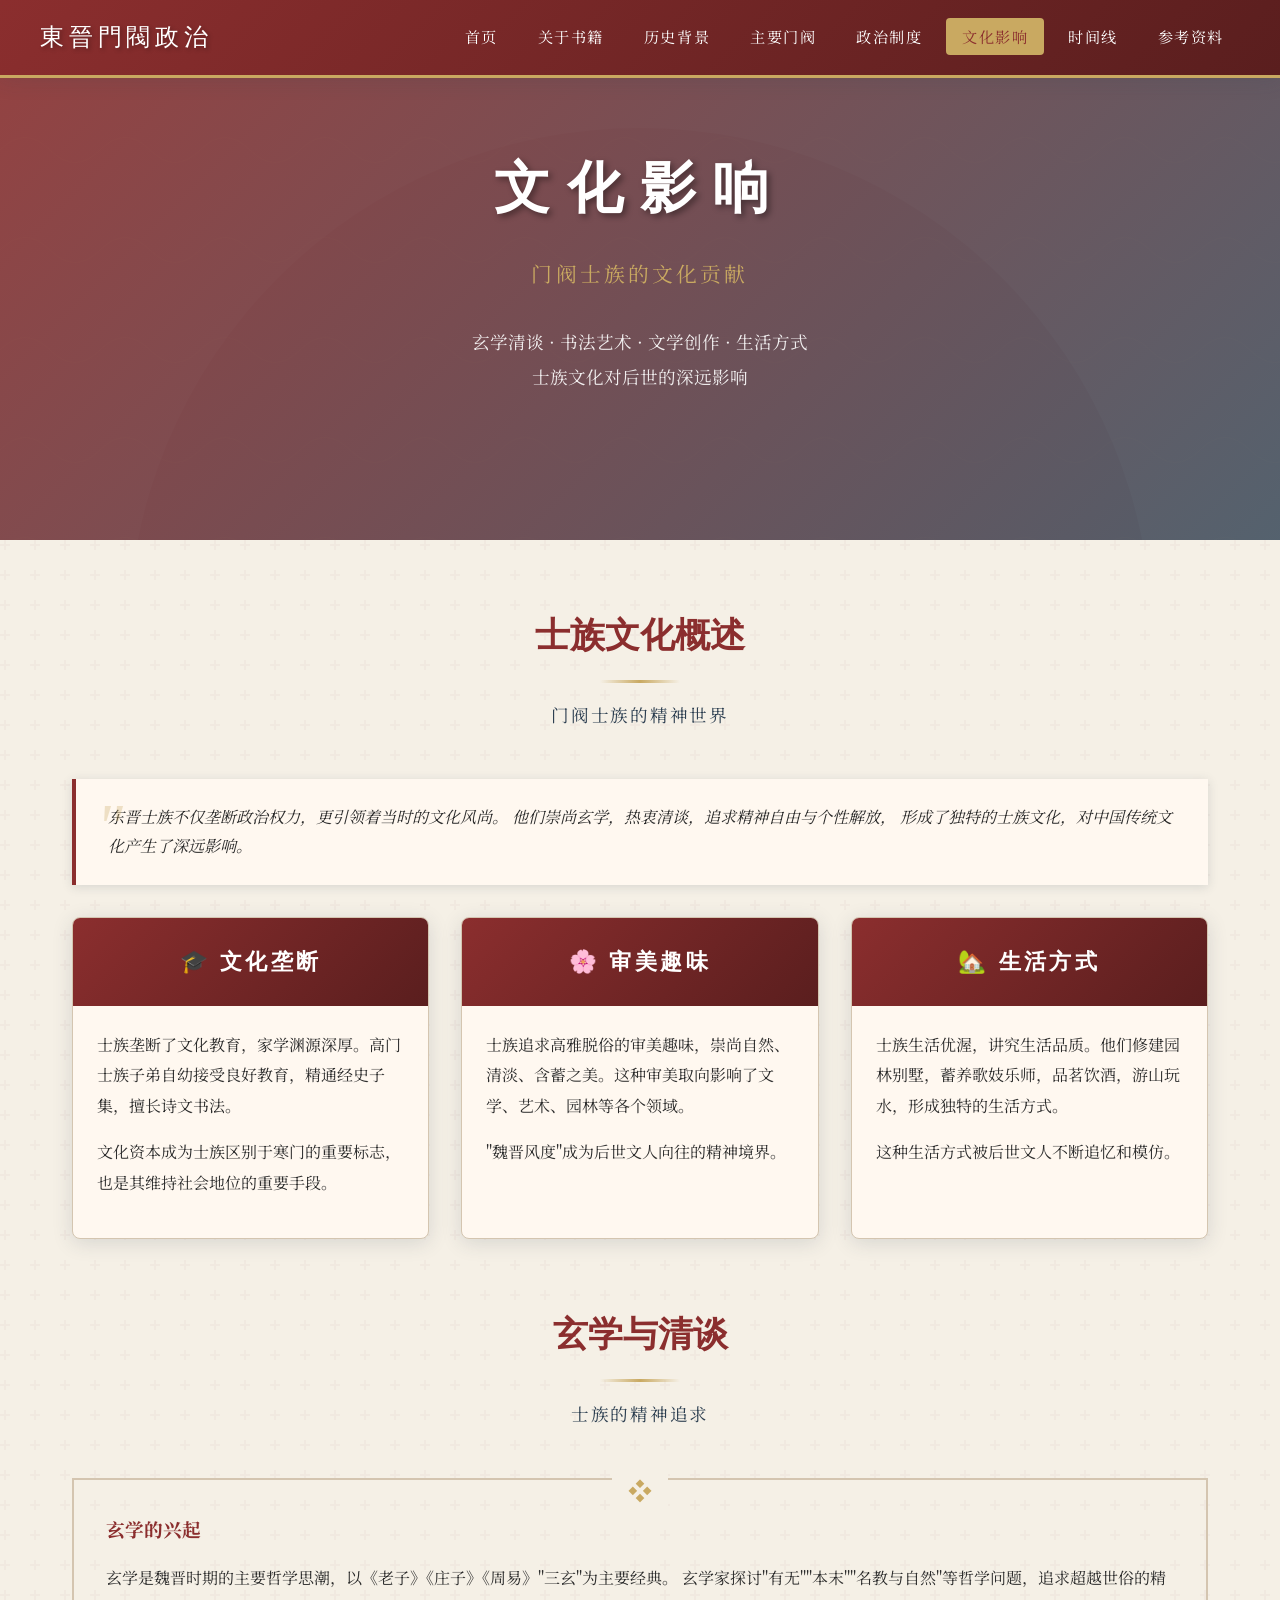
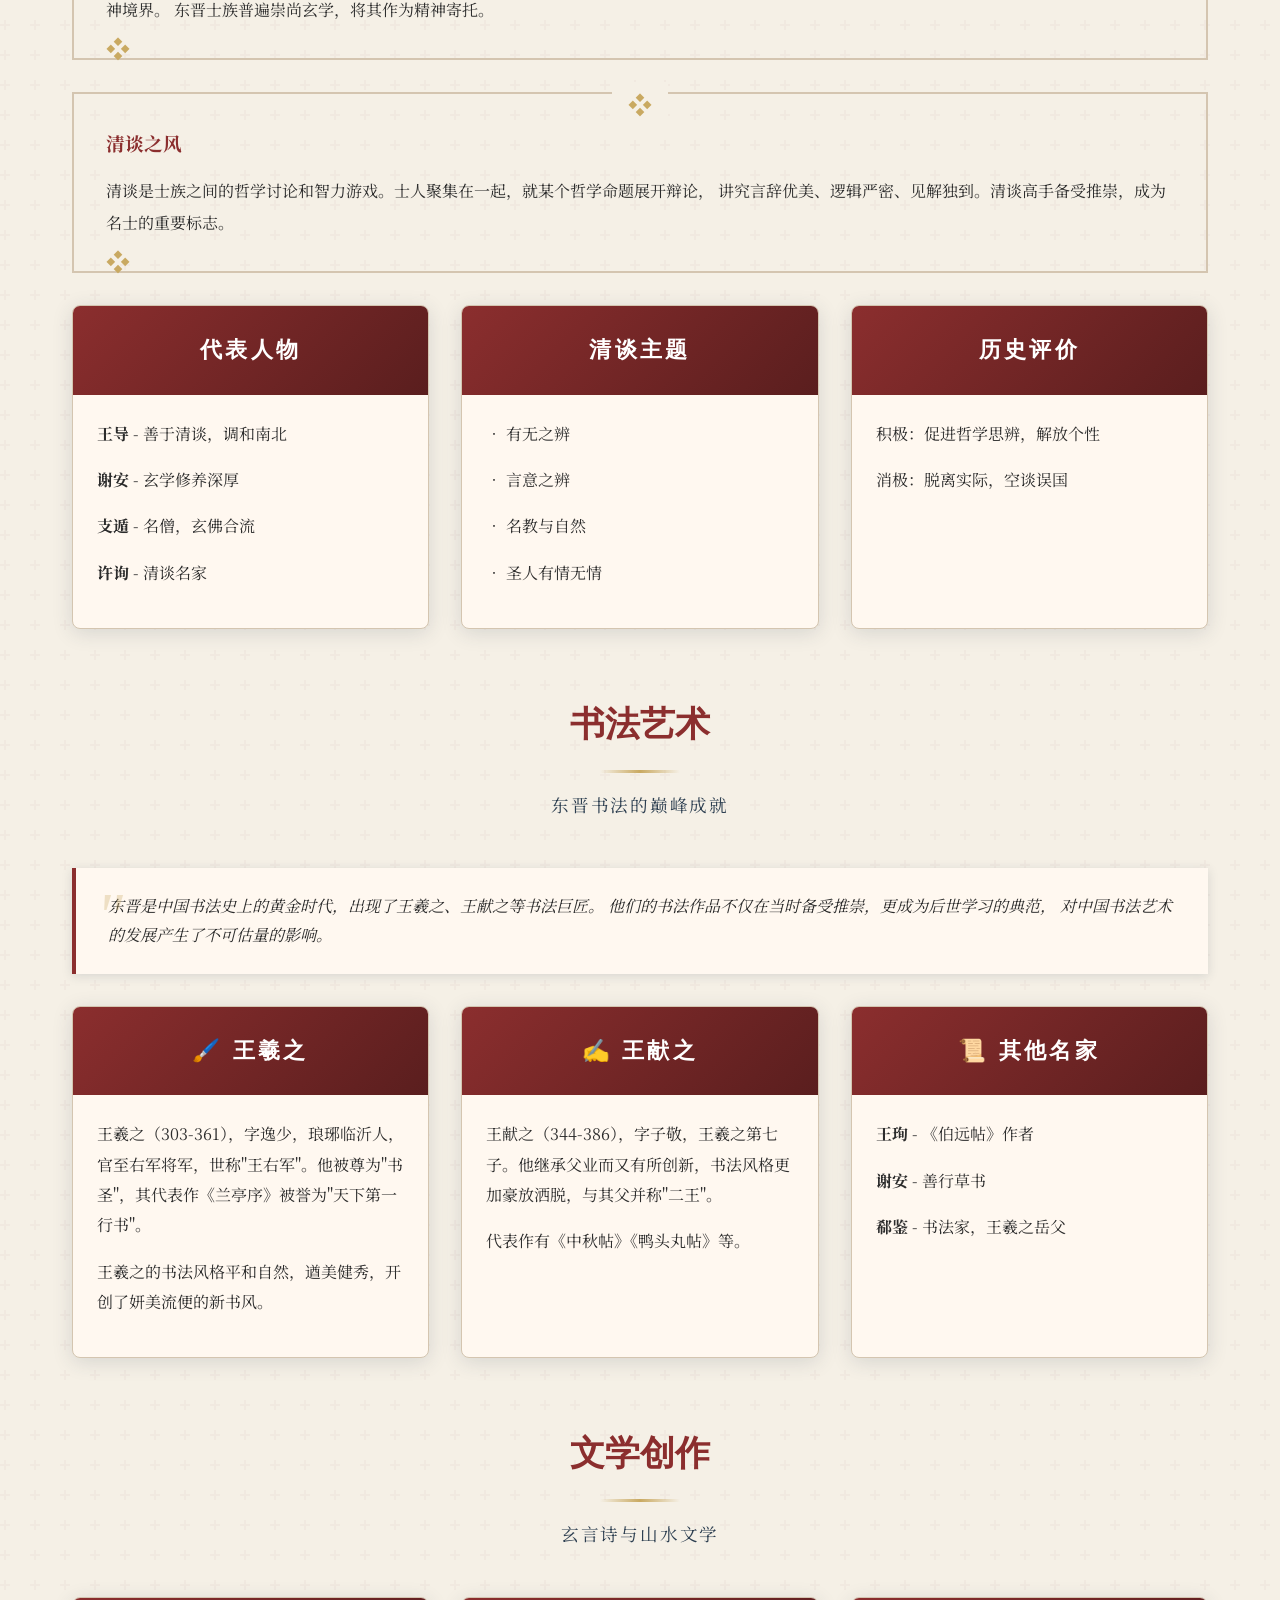
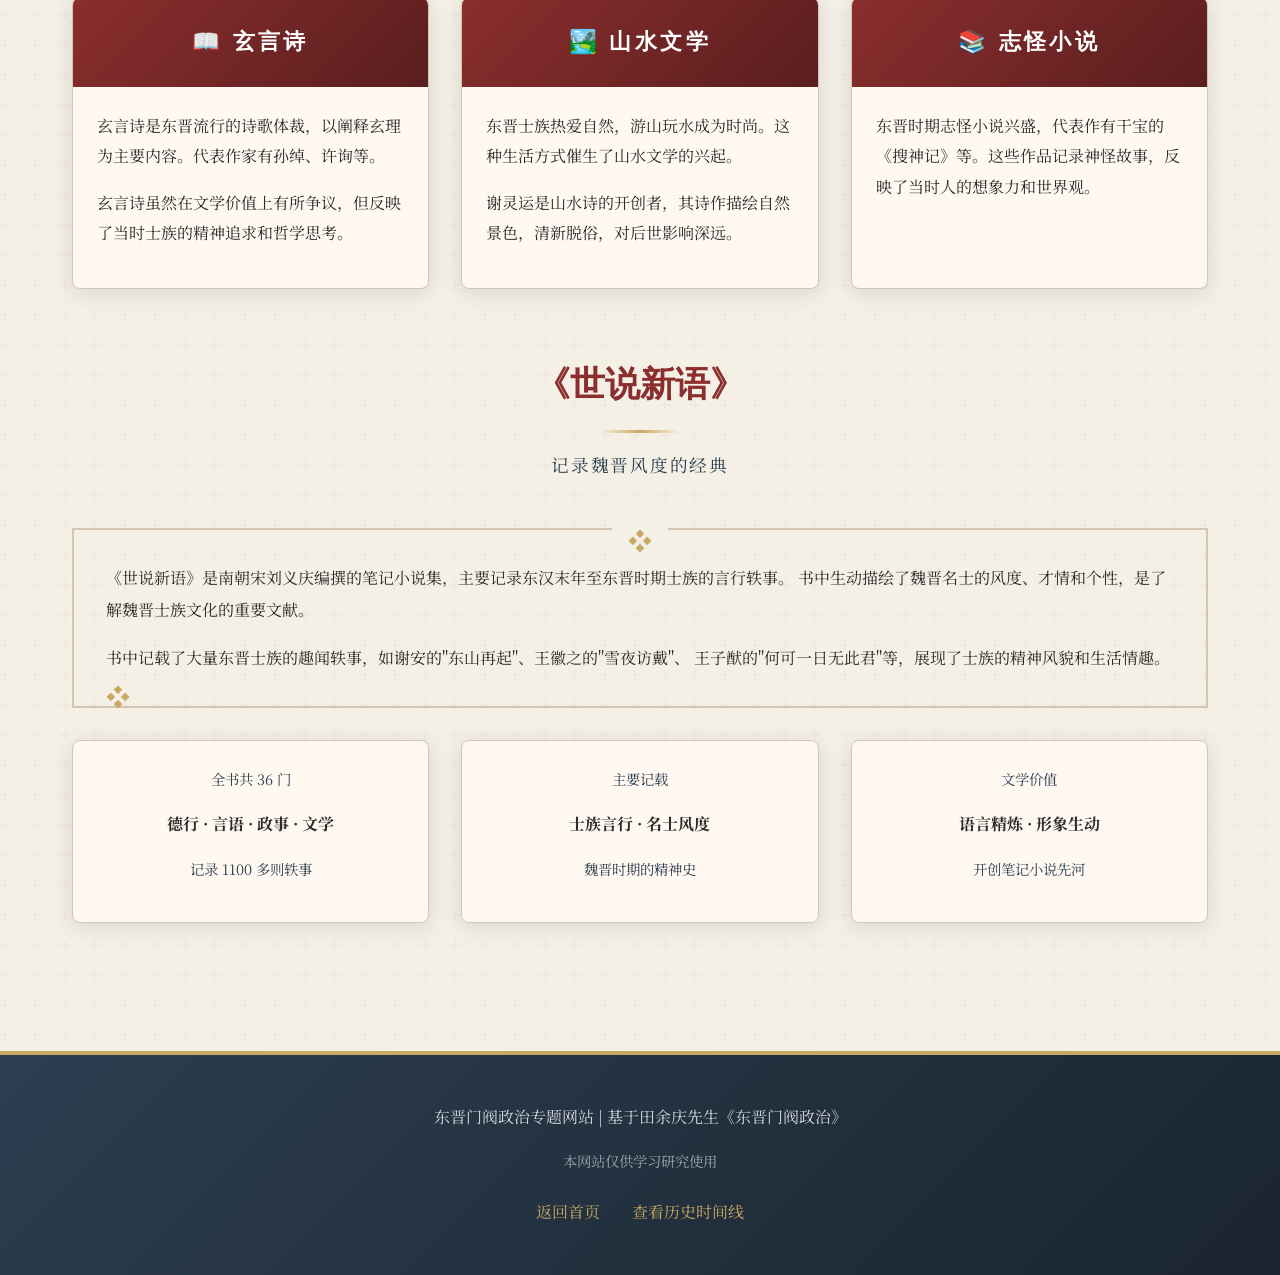
<file: culture.html>
<!DOCTYPE html>
<html lang="zh-CN">
<head>
  <meta charset="UTF-8">
  <meta name="viewport" content="width=device-width, initial-scale=1.0">
  <meta name="description" content="东晋文化影响 - 士族文化、玄学清谈、书法艺术">
  <meta name="keywords" content="东晋文化，士族文化，玄学，清谈，书法，王羲之">
  
  <title>文化影响 - 东晋门阀政治</title>
  
  <link rel="stylesheet" href="css/style.css">
  <link href="https://fonts.googleapis.com/css2?family=Noto+Serif+SC:wght@400;500;600;700&display=swap" rel="stylesheet">
  <link rel="icon" type="image/svg+xml" href="data:image/svg+xml,<svg xmlns='http://www.w3.org/2000/svg' viewBox='0 0 100 100'><text y='.9em' font-size='90'>📜</text></svg>">
</head>
<body>
  <nav class="navbar">
    <div class="navbar-content">
      <a href="index.html" class="navbar-brand">東晉門閥政治</a>
      <button class="navbar-toggle" aria-label="切换导航菜单">
        <span></span>
        <span></span>
        <span></span>
      </button>
      <ul class="nav-menu">
        <li><a href="index.html">首页</a></li>
        <li><a href="about.html">关于书籍</a></li>
        <li><a href="background.html">历史背景</a></li>
        <li><a href="clans.html">主要门阀</a></li>
        <li><a href="politics.html">政治制度</a></li>
        <li><a href="culture.html" class="active">文化影响</a></li>
        <li><a href="timeline.html">时间线</a></li>
        <li><a href="references.html">参考资料</a></li>
      </ul>
    </div>
  </nav>

  <header class="hero" style="min-height: 60vh;">
    <div class="hero-content">
      <h1 class="hero-title">文化影响</h1>
      <p class="hero-subtitle">门阀士族的文化贡献</p>
      <p class="hero-description">
        玄学清谈 · 书法艺术 · 文学创作 · 生活方式<br>
        士族文化对后世的深远影响
      </p>
    </div>
  </header>

  <main class="container">
    <!-- 士族文化概述 -->
    <section class="section">
      <h2 class="section-title">士族文化概述</h2>
      <p class="section-subtitle">门阀士族的精神世界</p>
      
      <div class="quote-block">
        <p>
          东晋士族不仅垄断政治权力，更引领着当时的文化风尚。
          他们崇尚玄学，热衷清谈，追求精神自由与个性解放，
          形成了独特的士族文化，对中国传统文化产生了深远影响。
        </p>
      </div>
      
      <div class="card-grid">
        <article class="card">
          <div class="card-header">
            <h3>🎓 文化垄断</h3>
          </div>
          <div class="card-body">
            <p>士族垄断了文化教育，家学渊源深厚。高门士族子弟自幼接受良好教育，精通经史子集，擅长诗文书法。</p>
            <p>文化资本成为士族区别于寒门的重要标志，也是其维持社会地位的重要手段。</p>
          </div>
        </article>
        
        <article class="card">
          <div class="card-header">
            <h3>🌸 审美趣味</h3>
          </div>
          <div class="card-body">
            <p>士族追求高雅脱俗的审美趣味，崇尚自然、清淡、含蓄之美。这种审美取向影响了文学、艺术、园林等各个领域。</p>
            <p>"魏晋风度"成为后世文人向往的精神境界。</p>
          </div>
        </article>
        
        <article class="card">
          <div class="card-header">
            <h3>🏡 生活方式</h3>
          </div>
          <div class="card-body">
            <p>士族生活优渥，讲究生活品质。他们修建园林别墅，蓄养歌妓乐师，品茗饮酒，游山玩水，形成独特的生活方式。</p>
            <p>这种生活方式被后世文人不断追忆和模仿。</p>
          </div>
        </article>
      </div>
    </section>

    <!-- 玄学与清谈 -->
    <section class="section">
      <h2 class="section-title">玄学与清谈</h2>
      <p class="section-subtitle">士族的精神追求</p>
      
      <div class="decorative-border">
        <h3 style="color: var(--primary-color); margin-bottom: 1rem;">玄学的兴起</h3>
        <p style="line-height: 2;">
          玄学是魏晋时期的主要哲学思潮，以《老子》《庄子》《周易》"三玄"为主要经典。
          玄学家探讨"有无""本末""名教与自然"等哲学问题，追求超越世俗的精神境界。
          东晋士族普遍崇尚玄学，将其作为精神寄托。
        </p>
      </div>
      
      <div class="decorative-border">
        <h3 style="color: var(--primary-color); margin-bottom: 1rem;">清谈之风</h3>
        <p style="line-height: 2;">
          清谈是士族之间的哲学讨论和智力游戏。士人聚集在一起，就某个哲学命题展开辩论，
          讲究言辞优美、逻辑严密、见解独到。清谈高手备受推崇，成为名士的重要标志。
        </p>
      </div>
      
      <div class="card-grid">
        <article class="card">
          <div class="card-header">
            <h3>代表人物</h3>
          </div>
          <div class="card-body">
            <p><strong>王导</strong> - 善于清谈，调和南北</p>
            <p><strong>谢安</strong> - 玄学修养深厚</p>
            <p><strong>支遁</strong> - 名僧，玄佛合流</p>
            <p><strong>许询</strong> - 清谈名家</p>
          </div>
        </article>
        
        <article class="card">
          <div class="card-header">
            <h3>清谈主题</h3>
          </div>
          <div class="card-body">
            <p>• 有无之辨</p>
            <p>• 言意之辨</p>
            <p>• 名教与自然</p>
            <p>• 圣人有情无情</p>
          </div>
        </article>
        
        <article class="card">
          <div class="card-header">
            <h3>历史评价</h3>
          </div>
          <div class="card-body">
            <p>积极：促进哲学思辨，解放个性</p>
            <p>消极：脱离实际，空谈误国</p>
          </div>
        </article>
      </div>
    </section>

    <!-- 书法艺术 -->
    <section class="section">
      <h2 class="section-title">书法艺术</h2>
      <p class="section-subtitle">东晋书法的巅峰成就</p>
      
      <div class="quote-block">
        <p>
          东晋是中国书法史上的黄金时代，出现了王羲之、王献之等书法巨匠。
          他们的书法作品不仅在当时备受推崇，更成为后世学习的典范，
          对中国书法艺术的发展产生了不可估量的影响。
        </p>
      </div>
      
      <div class="card-grid">
        <article class="card">
          <div class="card-header">
            <h3>🖌️ 王羲之</h3>
          </div>
          <div class="card-body">
            <p>王羲之（303-361），字逸少，琅琊临沂人，官至右军将军，世称"王右军"。他被尊为"书圣"，其代表作《兰亭序》被誉为"天下第一行书"。</p>
            <p>王羲之的书法风格平和自然，遒美健秀，开创了妍美流便的新书风。</p>
          </div>
        </article>
        
        <article class="card">
          <div class="card-header">
            <h3>✍️ 王献之</h3>
          </div>
          <div class="card-body">
            <p>王献之（344-386），字子敬，王羲之第七子。他继承父业而又有所创新，书法风格更加豪放洒脱，与其父并称"二王"。</p>
            <p>代表作有《中秋帖》《鸭头丸帖》等。</p>
          </div>
        </article>
        
        <article class="card">
          <div class="card-header">
            <h3>📜 其他名家</h3>
          </div>
          <div class="card-body">
            <p><strong>王珣</strong> - 《伯远帖》作者</p>
            <p><strong>谢安</strong> - 善行草书</p>
            <p><strong>郗鉴</strong> - 书法家，王羲之岳父</p>
          </div>
        </article>
      </div>
    </section>

    <!-- 文学创作 -->
    <section class="section">
      <h2 class="section-title">文学创作</h2>
      <p class="section-subtitle">玄言诗与山水文学</p>
      
      <div class="card-grid">
        <article class="card">
          <div class="card-header">
            <h3>📖 玄言诗</h3>
          </div>
          <div class="card-body">
            <p>玄言诗是东晋流行的诗歌体裁，以阐释玄理为主要内容。代表作家有孙绰、许询等。</p>
            <p>玄言诗虽然在文学价值上有所争议，但反映了当时士族的精神追求和哲学思考。</p>
          </div>
        </article>
        
        <article class="card">
          <div class="card-header">
            <h3>🏞️ 山水文学</h3>
          </div>
          <div class="card-body">
            <p>东晋士族热爱自然，游山玩水成为时尚。这种生活方式催生了山水文学的兴起。</p>
            <p>谢灵运是山水诗的开创者，其诗作描绘自然景色，清新脱俗，对后世影响深远。</p>
          </div>
        </article>
        
        <article class="card">
          <div class="card-header">
            <h3>📚 志怪小说</h3>
          </div>
          <div class="card-body">
            <p>东晋时期志怪小说兴盛，代表作有干宝的《搜神记》等。这些作品记录神怪故事，反映了当时人的想象力和世界观。</p>
          </div>
        </article>
      </div>
    </section>

    <!-- 《世说新语》 -->
    <section class="section">
      <h2 class="section-title">《世说新语》</h2>
      <p class="section-subtitle">记录魏晋风度的经典</p>
      
      <div class="decorative-border">
        <p style="line-height: 2;">
          《世说新语》是南朝宋刘义庆编撰的笔记小说集，主要记录东汉末年至东晋时期士族的言行轶事。
          书中生动描绘了魏晋名士的风度、才情和个性，是了解魏晋士族文化的重要文献。
        </p>
        <p style="line-height: 2; margin-top: 1rem;">
          书中记载了大量东晋士族的趣闻轶事，如谢安的"东山再起"、王徽之的"雪夜访戴"、
          王子猷的"何可一日无此君"等，展现了士族的精神风貌和生活情趣。
        </p>
      </div>
      
      <div class="card-grid">
        <article class="card">
          <div class="card-body">
            <p style="text-align: center; font-size: 0.9rem; color: var(--secondary-color);">全书共 36 门</p>
            <p style="text-align: center;"><strong>德行 · 言语 · 政事 · 文学</strong></p>
            <p style="text-align: center; font-size: 0.9rem; color: var(--secondary-color);">记录 1100 多则轶事</p>
          </div>
        </article>
        
        <article class="card">
          <div class="card-body">
            <p style="text-align: center; font-size: 0.9rem; color: var(--secondary-color);">主要记载</p>
            <p style="text-align: center;"><strong>士族言行 · 名士风度</strong></p>
            <p style="text-align: center; font-size: 0.9rem; color: var(--secondary-color);">魏晋时期的精神史</p>
          </div>
        </article>
        
        <article class="card">
          <div class="card-body">
            <p style="text-align: center; font-size: 0.9rem; color: var(--secondary-color);">文学价值</p>
            <p style="text-align: center;"><strong>语言精炼 · 形象生动</strong></p>
            <p style="text-align: center; font-size: 0.9rem; color: var(--secondary-color);">开创笔记小说先河</p>
          </div>
        </article>
      </div>
    </section>
  </main>

  <footer class="footer">
    <div class="footer-content">
      <p class="footer-text">东晋门阀政治专题网站 | 基于田余庆先生《东晋门阀政治》</p>
      <p class="footer-text" style="font-size: 0.9rem; opacity: 0.7;">本网站仅供学习研究使用</p>
      <div class="footer-links">
        <a href="index.html">返回首页</a>
        <a href="timeline.html">查看历史时间线</a>
      </div>
    </div>
  </footer>

  <script src="js/main.js"></script>
</body>
</html>
</file>
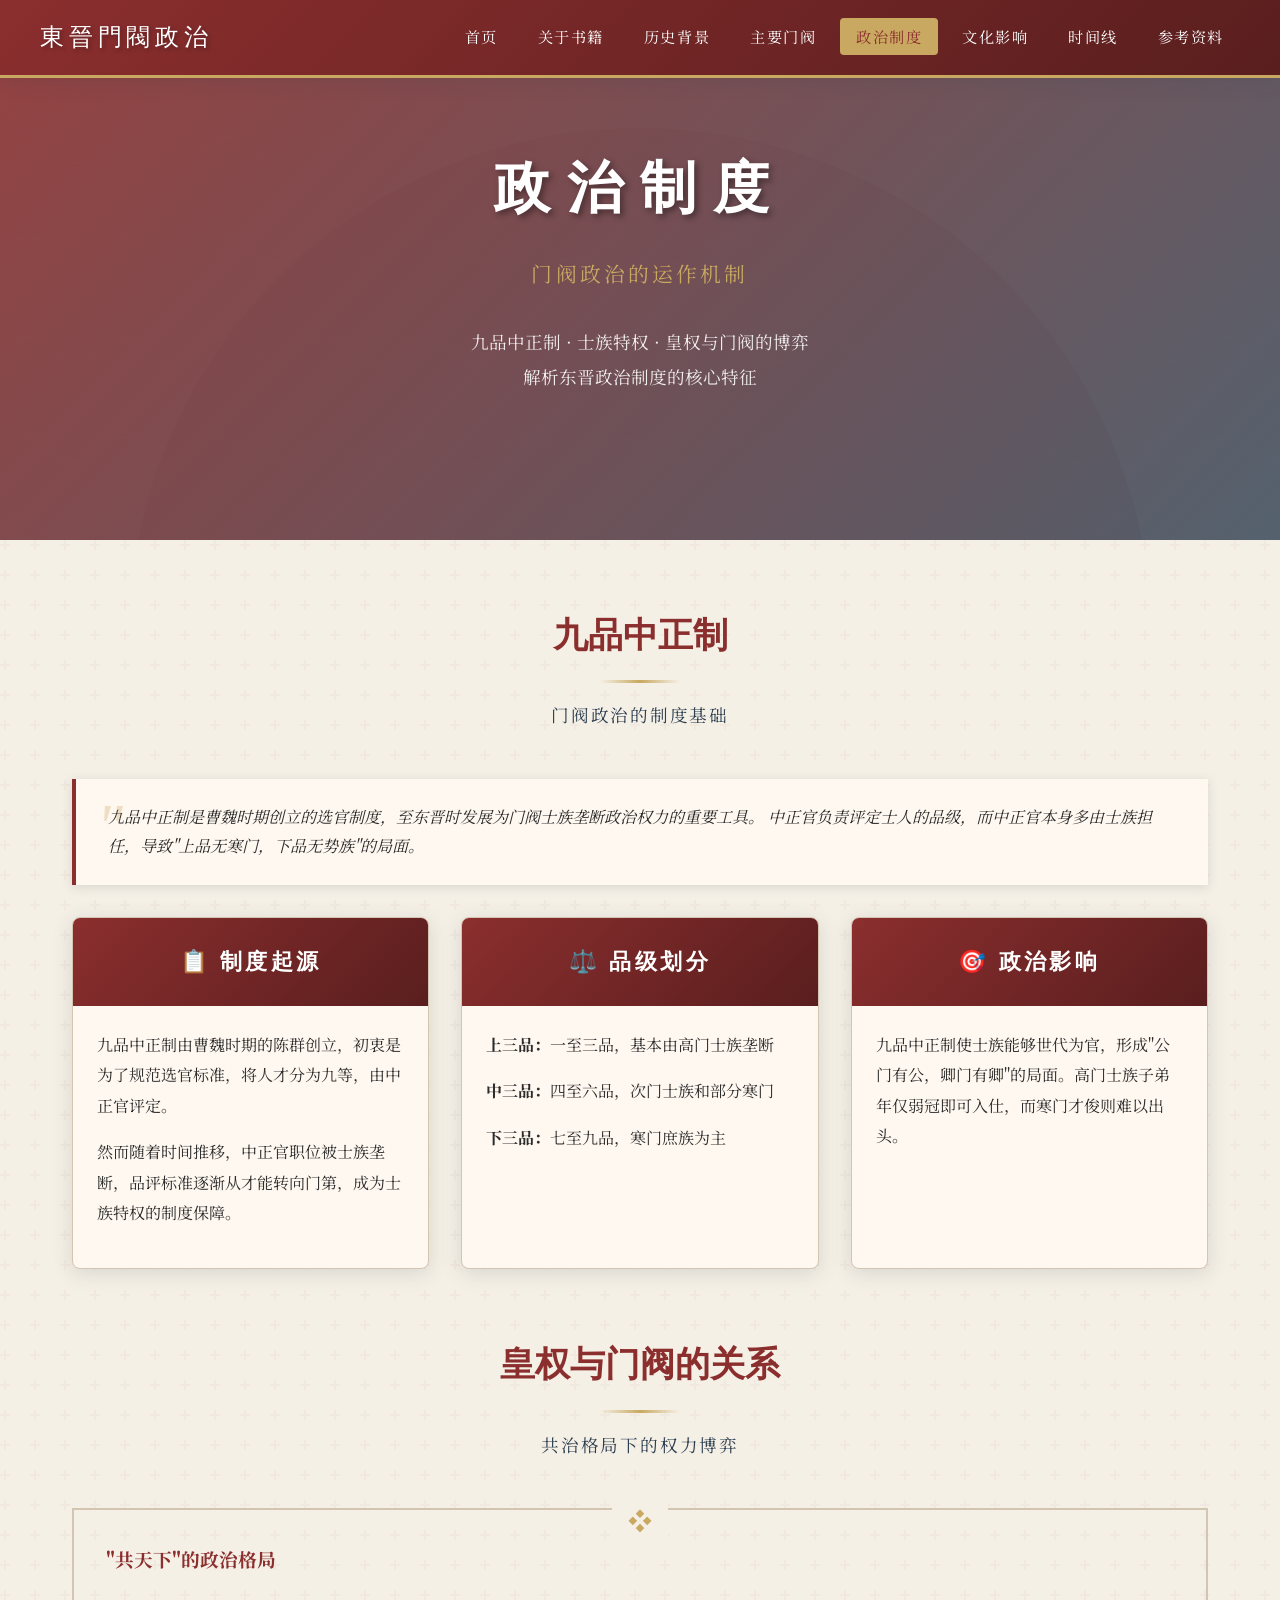
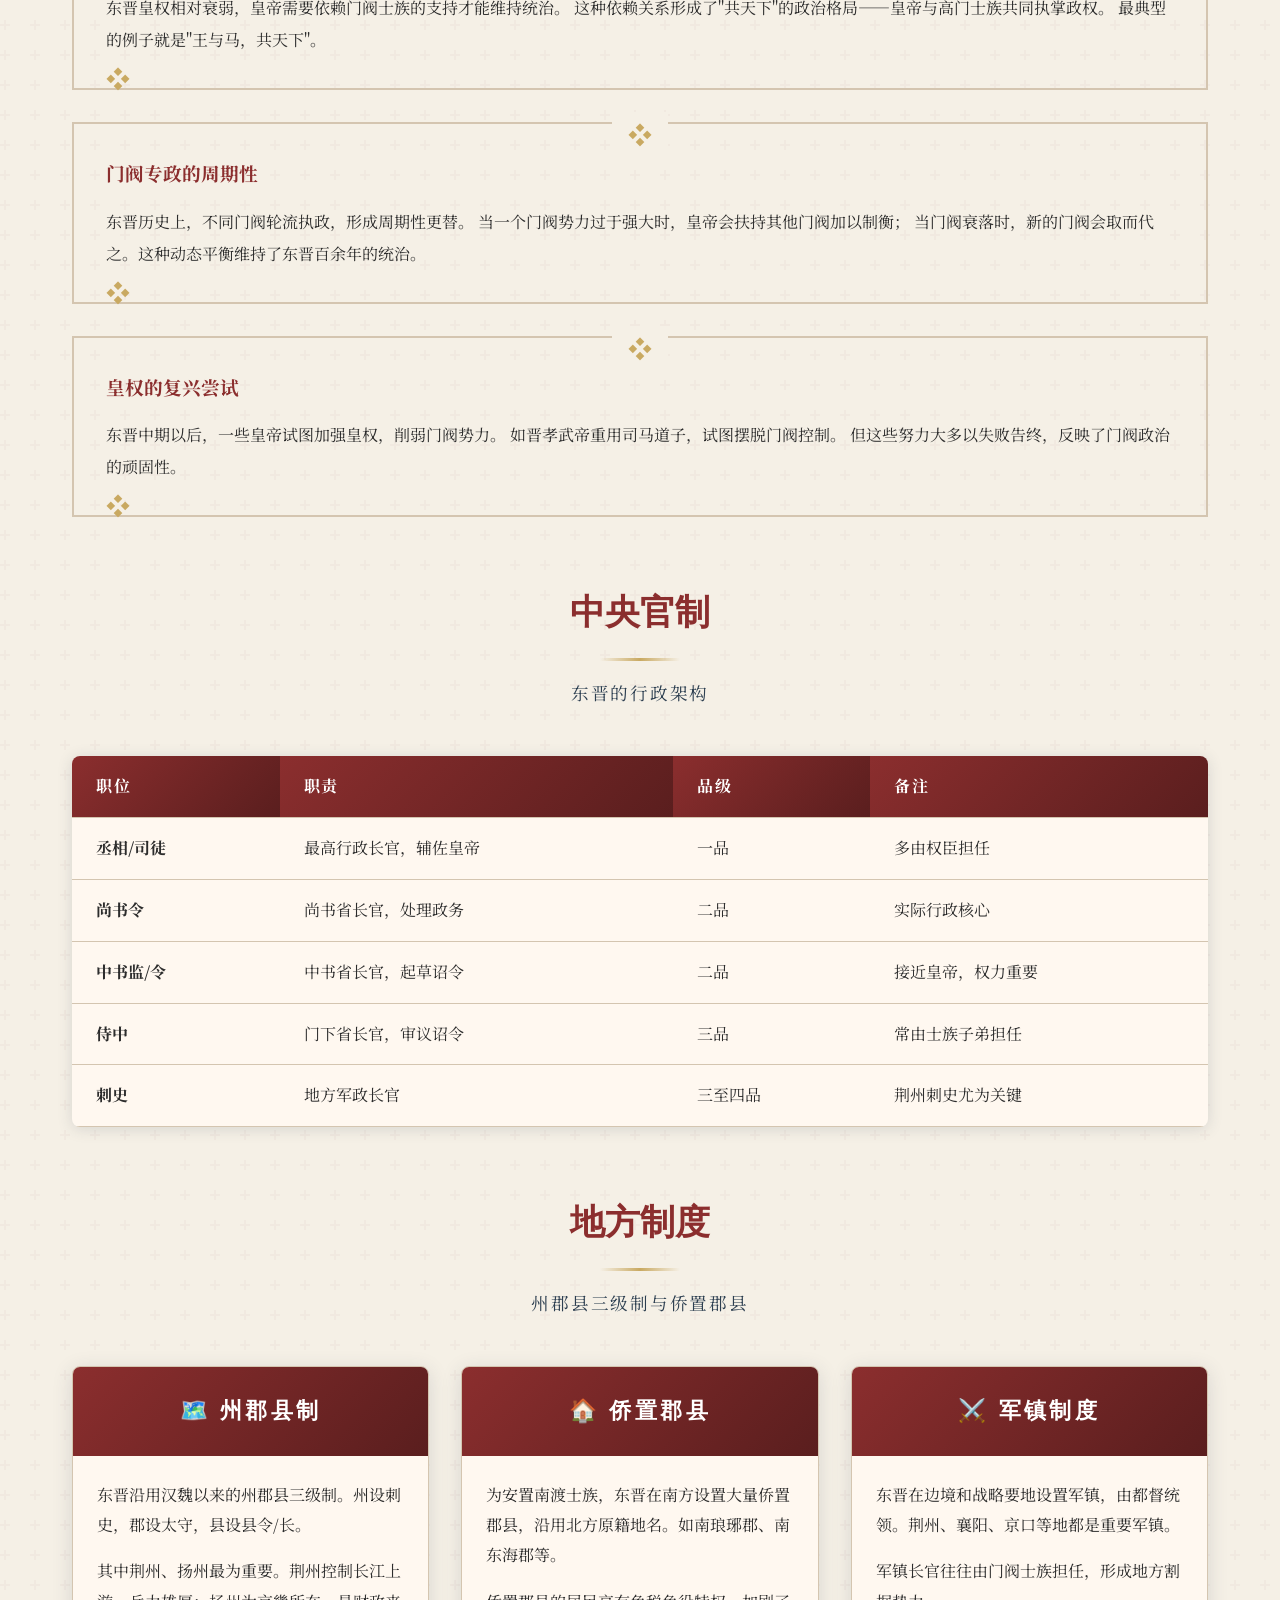
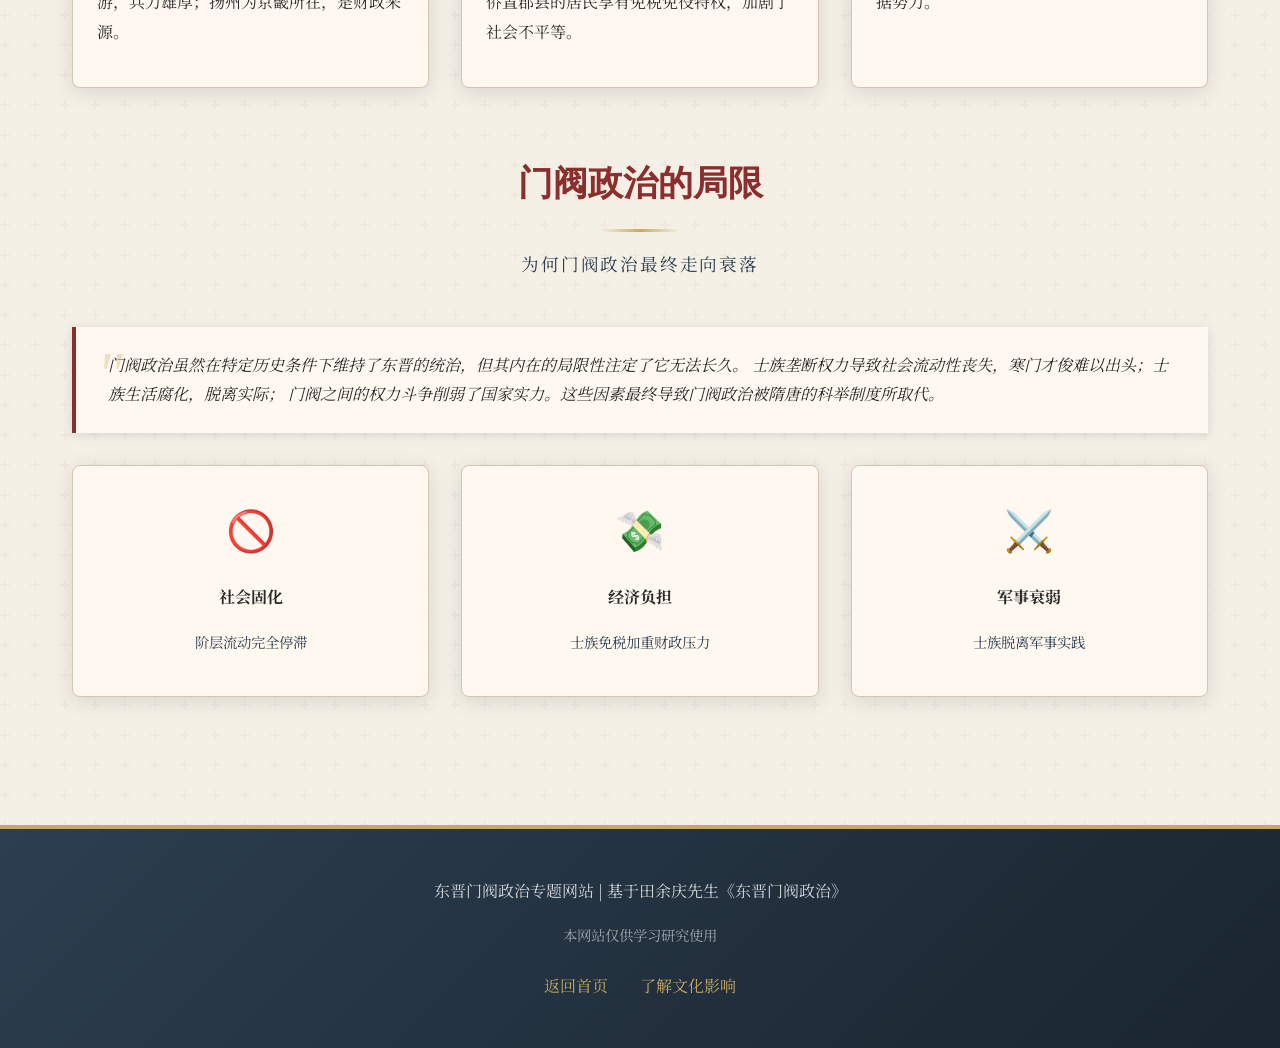
<file: politics.html>
<!DOCTYPE html>
<html lang="zh-CN">
<head>
  <meta charset="UTF-8">
  <meta name="viewport" content="width=device-width, initial-scale=1.0">
  <meta name="description" content="东晋政治制度 - 九品中正制、门阀政治运作机制">
  <meta name="keywords" content="九品中正制，东晋政治，门阀制度，选官制度">
  
  <title>政治制度 - 东晋门阀政治</title>
  
  <link rel="stylesheet" href="css/style.css">
  <link href="https://fonts.googleapis.com/css2?family=Noto+Serif+SC:wght@400;500;600;700&display=swap" rel="stylesheet">
  <link rel="icon" type="image/svg+xml" href="data:image/svg+xml,<svg xmlns='http://www.w3.org/2000/svg' viewBox='0 0 100 100'><text y='.9em' font-size='90'>📜</text></svg>">
</head>
<body>
  <nav class="navbar">
    <div class="navbar-content">
      <a href="index.html" class="navbar-brand">東晉門閥政治</a>
      <button class="navbar-toggle" aria-label="切换导航菜单">
        <span></span>
        <span></span>
        <span></span>
      </button>
      <ul class="nav-menu">
        <li><a href="index.html">首页</a></li>
        <li><a href="about.html">关于书籍</a></li>
        <li><a href="background.html">历史背景</a></li>
        <li><a href="clans.html">主要门阀</a></li>
        <li><a href="politics.html" class="active">政治制度</a></li>
        <li><a href="culture.html">文化影响</a></li>
        <li><a href="timeline.html">时间线</a></li>
        <li><a href="references.html">参考资料</a></li>
      </ul>
    </div>
  </nav>

  <header class="hero" style="min-height: 60vh;">
    <div class="hero-content">
      <h1 class="hero-title">政治制度</h1>
      <p class="hero-subtitle">门阀政治的运作机制</p>
      <p class="hero-description">
        九品中正制 · 士族特权 · 皇权与门阀的博弈<br>
        解析东晋政治制度的核心特征
      </p>
    </div>
  </header>

  <main class="container">
    <!-- 九品中正制 -->
    <section class="section">
      <h2 class="section-title">九品中正制</h2>
      <p class="section-subtitle">门阀政治的制度基础</p>
      
      <div class="quote-block">
        <p>
          九品中正制是曹魏时期创立的选官制度，至东晋时发展为门阀士族垄断政治权力的重要工具。
          中正官负责评定士人的品级，而中正官本身多由士族担任，导致"上品无寒门，下品无势族"的局面。
        </p>
      </div>
      
      <div class="card-grid">
        <article class="card">
          <div class="card-header">
            <h3>📋 制度起源</h3>
          </div>
          <div class="card-body">
            <p>九品中正制由曹魏时期的陈群创立，初衷是为了规范选官标准，将人才分为九等，由中正官评定。</p>
            <p>然而随着时间推移，中正官职位被士族垄断，品评标准逐渐从才能转向门第，成为士族特权的制度保障。</p>
          </div>
        </article>
        
        <article class="card">
          <div class="card-header">
            <h3>⚖️ 品级划分</h3>
          </div>
          <div class="card-body">
            <p><strong>上三品：</strong>一至三品，基本由高门士族垄断</p>
            <p><strong>中三品：</strong>四至六品，次门士族和部分寒门</p>
            <p><strong>下三品：</strong>七至九品，寒门庶族为主</p>
          </div>
        </article>
        
        <article class="card">
          <div class="card-header">
            <h3>🎯 政治影响</h3>
          </div>
          <div class="card-body">
            <p>九品中正制使士族能够世代为官，形成"公门有公，卿门有卿"的局面。高门士族子弟年仅弱冠即可入仕，而寒门才俊则难以出头。</p>
          </div>
        </article>
      </div>
    </section>

    <!-- 皇权与门阀 -->
    <section class="section">
      <h2 class="section-title">皇权与门阀的关系</h2>
      <p class="section-subtitle">共治格局下的权力博弈</p>
      
      <div class="decorative-border">
        <h3 style="color: var(--primary-color); margin-bottom: 1rem;">"共天下"的政治格局</h3>
        <p style="line-height: 2;">
          东晋皇权相对衰弱，皇帝需要依赖门阀士族的支持才能维持统治。
          这种依赖关系形成了"共天下"的政治格局——皇帝与高门士族共同执掌政权。
          最典型的例子就是"王与马，共天下"。
        </p>
      </div>
      
      <div class="decorative-border">
        <h3 style="color: var(--primary-color); margin-bottom: 1rem;">门阀专政的周期性</h3>
        <p style="line-height: 2;">
          东晋历史上，不同门阀轮流执政，形成周期性更替。
          当一个门阀势力过于强大时，皇帝会扶持其他门阀加以制衡；
          当门阀衰落时，新的门阀会取而代之。这种动态平衡维持了东晋百余年的统治。
        </p>
      </div>
      
      <div class="decorative-border">
        <h3 style="color: var(--primary-color); margin-bottom: 1rem;">皇权的复兴尝试</h3>
        <p style="line-height: 2;">
          东晋中期以后，一些皇帝试图加强皇权，削弱门阀势力。
          如晋孝武帝重用司马道子，试图摆脱门阀控制。
          但这些努力大多以失败告终，反映了门阀政治的顽固性。
        </p>
      </div>
    </section>

    <!-- 中央官制 -->
    <section class="section">
      <h2 class="section-title">中央官制</h2>
      <p class="section-subtitle">东晋的行政架构</p>
      
      <table class="data-table">
        <thead>
          <tr>
            <th>职位</th>
            <th>职责</th>
            <th>品级</th>
            <th>备注</th>
          </tr>
        </thead>
        <tbody>
          <tr>
            <td><strong>丞相/司徒</strong></td>
            <td>最高行政长官，辅佐皇帝</td>
            <td>一品</td>
            <td>多由权臣担任</td>
          </tr>
          <tr>
            <td><strong>尚书令</strong></td>
            <td>尚书省长官，处理政务</td>
            <td>二品</td>
            <td>实际行政核心</td>
          </tr>
          <tr>
            <td><strong>中书监/令</strong></td>
            <td>中书省长官，起草诏令</td>
            <td>二品</td>
            <td>接近皇帝，权力重要</td>
          </tr>
          <tr>
            <td><strong>侍中</strong></td>
            <td>门下省长官，审议诏令</td>
            <td>三品</td>
            <td>常由士族子弟担任</td>
          </tr>
          <tr>
            <td><strong>刺史</strong></td>
            <td>地方军政长官</td>
            <td>三至四品</td>
            <td>荆州刺史尤为关键</td>
          </tr>
        </tbody>
      </table>
    </section>

    <!-- 地方制度 -->
    <section class="section">
      <h2 class="section-title">地方制度</h2>
      <p class="section-subtitle">州郡县三级制与侨置郡县</p>
      
      <div class="card-grid">
        <article class="card">
          <div class="card-header">
            <h3>🗺️ 州郡县制</h3>
          </div>
          <div class="card-body">
            <p>东晋沿用汉魏以来的州郡县三级制。州设刺史，郡设太守，县设县令/长。</p>
            <p>其中荆州、扬州最为重要。荆州控制长江上游，兵力雄厚；扬州为京畿所在，是财政来源。</p>
          </div>
        </article>
        
        <article class="card">
          <div class="card-header">
            <h3>🏠 侨置郡县</h3>
          </div>
          <div class="card-body">
            <p>为安置南渡士族，东晋在南方设置大量侨置郡县，沿用北方原籍地名。如南琅琊郡、南东海郡等。</p>
            <p>侨置郡县的居民享有免税免役特权，加剧了社会不平等。</p>
          </div>
        </article>
        
        <article class="card">
          <div class="card-header">
            <h3>⚔️ 军镇制度</h3>
          </div>
          <div class="card-body">
            <p>东晋在边境和战略要地设置军镇，由都督统领。荆州、襄阳、京口等地都是重要军镇。</p>
            <p>军镇长官往往由门阀士族担任，形成地方割据势力。</p>
          </div>
        </article>
      </div>
    </section>

    <!-- 门阀政治的局限 -->
    <section class="section">
      <h2 class="section-title">门阀政治的局限</h2>
      <p class="section-subtitle">为何门阀政治最终走向衰落</p>
      
      <div class="quote-block">
        <p>
          门阀政治虽然在特定历史条件下维持了东晋的统治，但其内在的局限性注定了它无法长久。
          士族垄断权力导致社会流动性丧失，寒门才俊难以出头；士族生活腐化，脱离实际；
          门阀之间的权力斗争削弱了国家实力。这些因素最终导致门阀政治被隋唐的科举制度所取代。
        </p>
      </div>
      
      <div class="card-grid">
        <article class="card">
          <div class="card-body">
            <p style="font-size: 2.5rem; text-align: center; margin-bottom: 1rem;">🚫</p>
            <p style="text-align: center;"><strong>社会固化</strong></p>
            <p style="text-align: center; font-size: 0.9rem; color: var(--secondary-color);">阶层流动完全停滞</p>
          </div>
        </article>
        
        <article class="card">
          <div class="card-body">
            <p style="font-size: 2.5rem; text-align: center; margin-bottom: 1rem;">💸</p>
            <p style="text-align: center;"><strong>经济负担</strong></p>
            <p style="text-align: center; font-size: 0.9rem; color: var(--secondary-color);">士族免税加重财政压力</p>
          </div>
        </article>
        
        <article class="card">
          <div class="card-body">
            <p style="font-size: 2.5rem; text-align: center; margin-bottom: 1rem;">⚔️</p>
            <p style="text-align: center;"><strong>军事衰弱</strong></p>
            <p style="text-align: center; font-size: 0.9rem; color: var(--secondary-color);">士族脱离军事实践</p>
          </div>
        </article>
      </div>
    </section>
  </main>

  <footer class="footer">
    <div class="footer-content">
      <p class="footer-text">东晋门阀政治专题网站 | 基于田余庆先生《东晋门阀政治》</p>
      <p class="footer-text" style="font-size: 0.9rem; opacity: 0.7;">本网站仅供学习研究使用</p>
      <div class="footer-links">
        <a href="index.html">返回首页</a>
        <a href="culture.html">了解文化影响</a>
      </div>
    </div>
  </footer>

  <script src="js/main.js"></script>
</body>
</html>
</file>
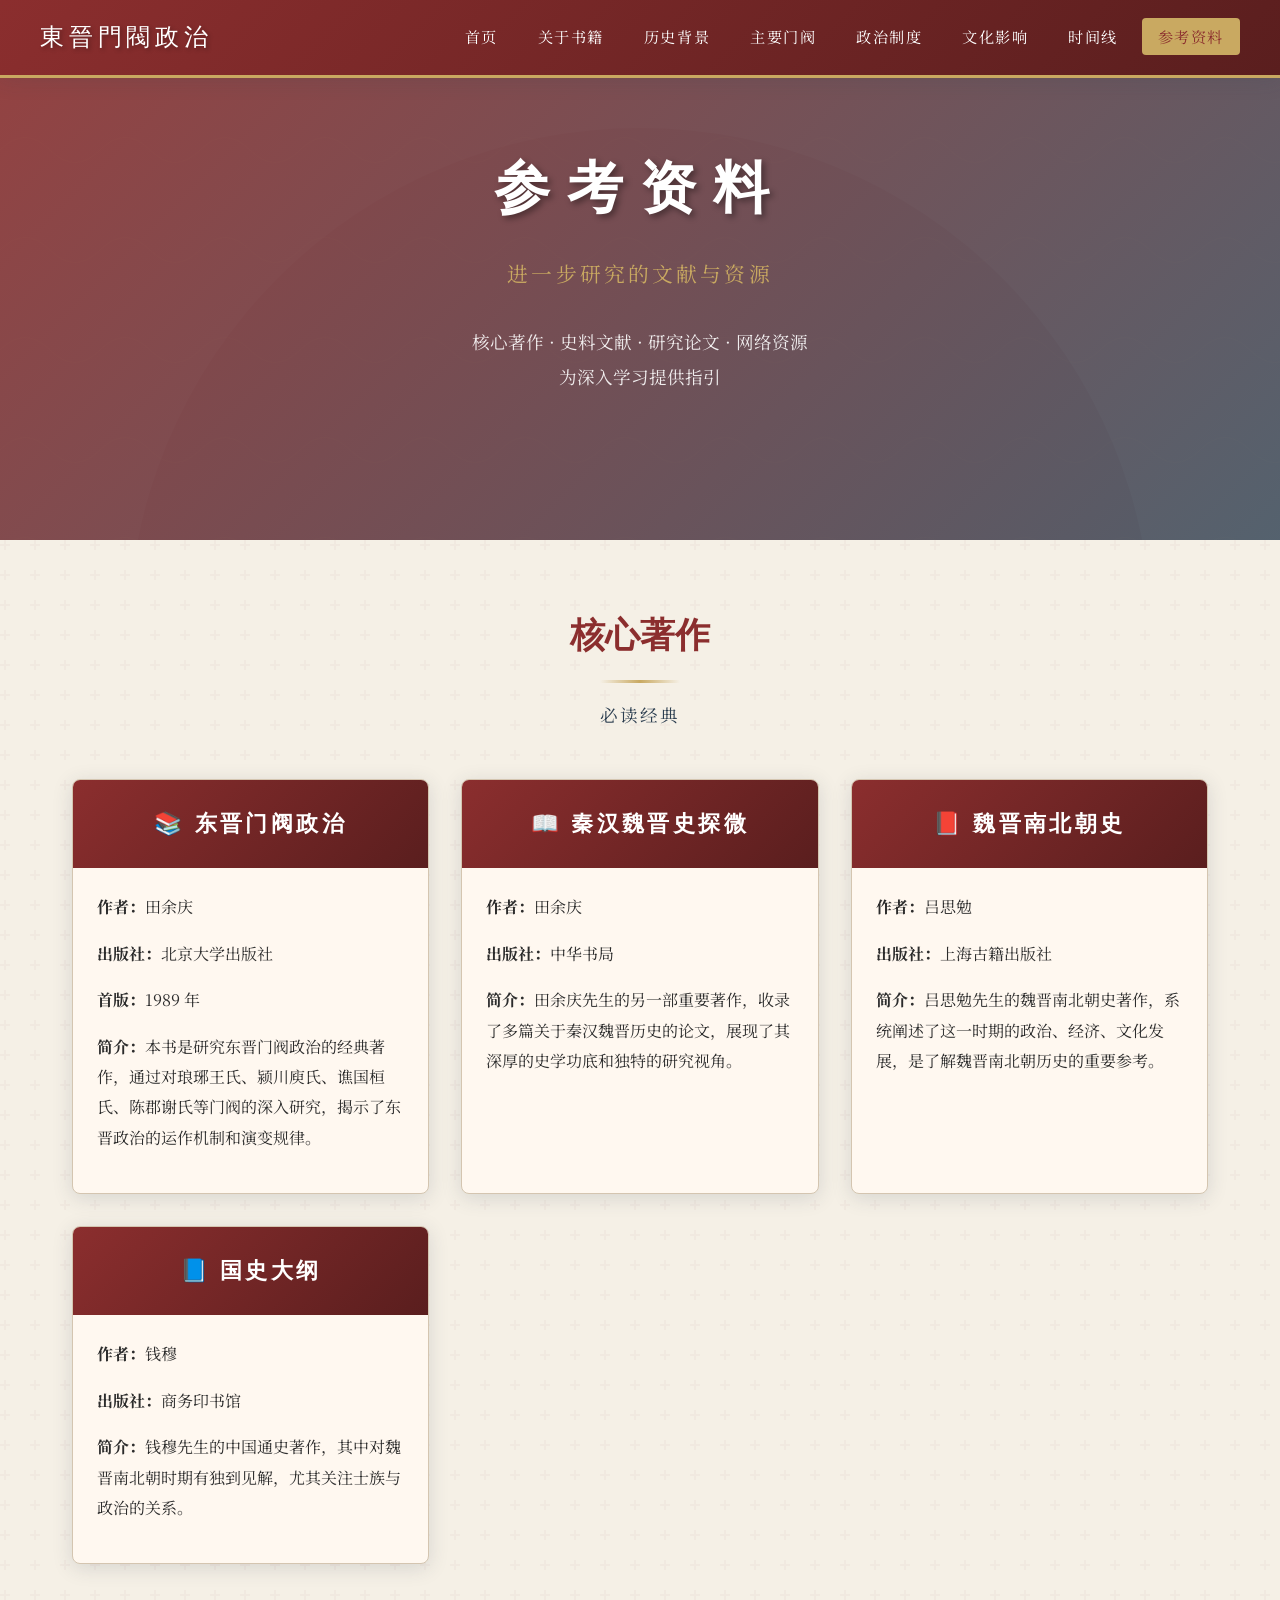
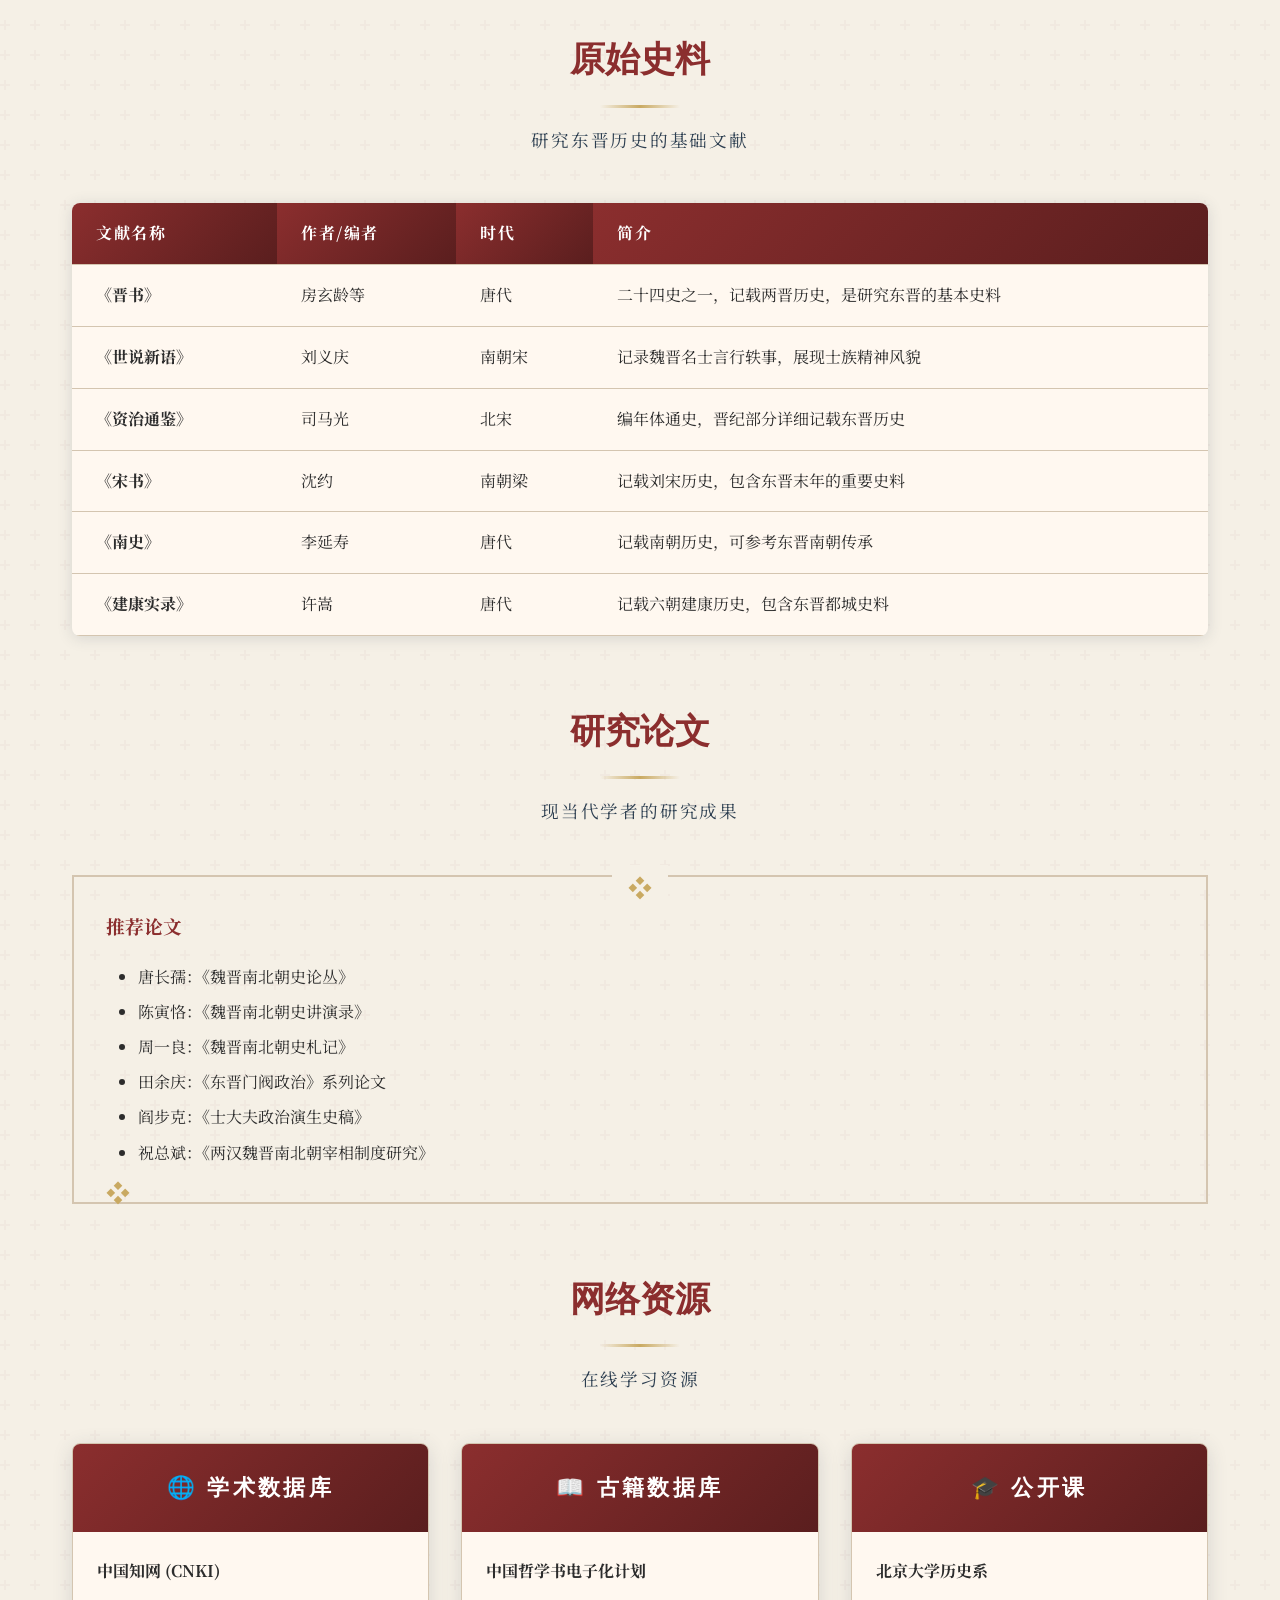
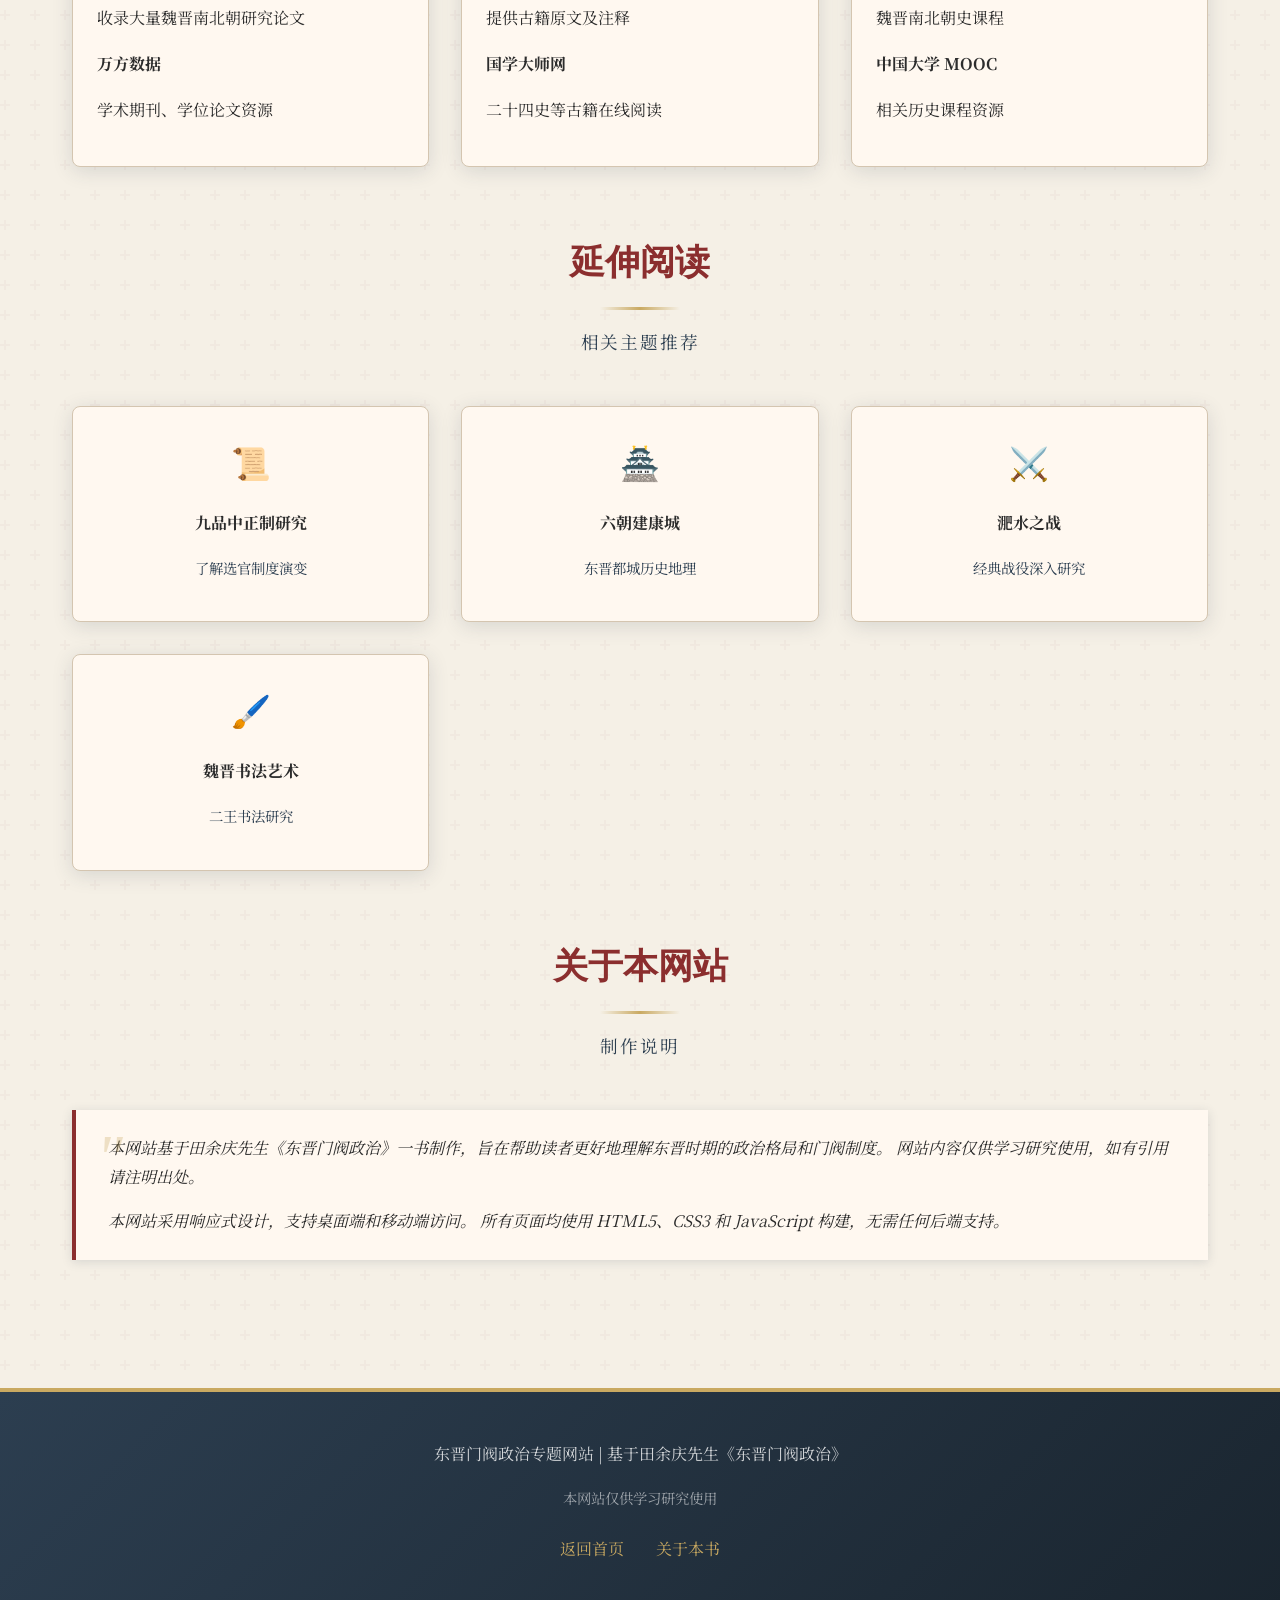
<file: references.html>
<!DOCTYPE html>
<html lang="zh-CN">
<head>
  <meta charset="UTF-8">
  <meta name="viewport" content="width=device-width, initial-scale=1.0">
  <meta name="description" content="参考资料 - 东晋门阀政治研究相关文献与资源">
  <meta name="keywords" content="参考资料， bibliography, 东晋研究，魏晋南北朝">
  
  <title>参考资料 - 东晋门阀政治</title>
  
  <link rel="stylesheet" href="css/style.css">
  <link href="https://fonts.googleapis.com/css2?family=Noto+Serif+SC:wght@400;500;600;700&display=swap" rel="stylesheet">
  <link rel="icon" type="image/svg+xml" href="data:image/svg+xml,<svg xmlns='http://www.w3.org/2000/svg' viewBox='0 0 100 100'><text y='.9em' font-size='90'>📜</text></svg>">
</head>
<body>
  <nav class="navbar">
    <div class="navbar-content">
      <a href="index.html" class="navbar-brand">東晉門閥政治</a>
      <button class="navbar-toggle" aria-label="切换导航菜单">
        <span></span>
        <span></span>
        <span></span>
      </button>
      <ul class="nav-menu">
        <li><a href="index.html">首页</a></li>
        <li><a href="about.html">关于书籍</a></li>
        <li><a href="background.html">历史背景</a></li>
        <li><a href="clans.html">主要门阀</a></li>
        <li><a href="politics.html">政治制度</a></li>
        <li><a href="culture.html">文化影响</a></li>
        <li><a href="timeline.html">时间线</a></li>
        <li><a href="references.html" class="active">参考资料</a></li>
      </ul>
    </div>
  </nav>

  <header class="hero" style="min-height: 60vh;">
    <div class="hero-content">
      <h1 class="hero-title">参考资料</h1>
      <p class="hero-subtitle">进一步研究的文献与资源</p>
      <p class="hero-description">
        核心著作 · 史料文献 · 研究论文 · 网络资源<br>
        为深入学习提供指引
      </p>
    </div>
  </header>

  <main class="container">
    <!-- 核心著作 -->
    <section class="section">
      <h2 class="section-title">核心著作</h2>
      <p class="section-subtitle">必读经典</p>
      
      <div class="card-grid">
        <article class="card">
          <div class="card-header">
            <h3>📚 东晋门阀政治</h3>
          </div>
          <div class="card-body">
            <p><strong>作者：</strong>田余庆</p>
            <p><strong>出版社：</strong>北京大学出版社</p>
            <p><strong>首版：</strong>1989 年</p>
            <p><strong>简介：</strong>本书是研究东晋门阀政治的经典著作，通过对琅琊王氏、颍川庾氏、谯国桓氏、陈郡谢氏等门阀的深入研究，揭示了东晋政治的运作机制和演变规律。</p>
          </div>
        </article>
        
        <article class="card">
          <div class="card-header">
            <h3>📖 秦汉魏晋史探微</h3>
          </div>
          <div class="card-body">
            <p><strong>作者：</strong>田余庆</p>
            <p><strong>出版社：</strong>中华书局</p>
            <p><strong>简介：</strong>田余庆先生的另一部重要著作，收录了多篇关于秦汉魏晋历史的论文，展现了其深厚的史学功底和独特的研究视角。</p>
          </div>
        </article>
        
        <article class="card">
          <div class="card-header">
            <h3>📕 魏晋南北朝史</h3>
          </div>
          <div class="card-body">
            <p><strong>作者：</strong>吕思勉</p>
            <p><strong>出版社：</strong>上海古籍出版社</p>
            <p><strong>简介：</strong>吕思勉先生的魏晋南北朝史著作，系统阐述了这一时期的政治、经济、文化发展，是了解魏晋南北朝历史的重要参考。</p>
          </div>
        </article>
        
        <article class="card">
          <div class="card-header">
            <h3>📘 国史大纲</h3>
          </div>
          <div class="card-body">
            <p><strong>作者：</strong>钱穆</p>
            <p><strong>出版社：</strong>商务印书馆</p>
            <p><strong>简介：</strong>钱穆先生的中国通史著作，其中对魏晋南北朝时期有独到见解，尤其关注士族与政治的关系。</p>
          </div>
        </article>
      </div>
    </section>

    <!-- 原始史料 -->
    <section class="section">
      <h2 class="section-title">原始史料</h2>
      <p class="section-subtitle">研究东晋历史的基础文献</p>
      
      <table class="data-table">
        <thead>
          <tr>
            <th>文献名称</th>
            <th>作者/编者</th>
            <th>时代</th>
            <th>简介</th>
          </tr>
        </thead>
        <tbody>
          <tr>
            <td><strong>《晋书》</strong></td>
            <td>房玄龄等</td>
            <td>唐代</td>
            <td>二十四史之一，记载两晋历史，是研究东晋的基本史料</td>
          </tr>
          <tr>
            <td><strong>《世说新语》</strong></td>
            <td>刘义庆</td>
            <td>南朝宋</td>
            <td>记录魏晋名士言行轶事，展现士族精神风貌</td>
          </tr>
          <tr>
            <td><strong>《资治通鉴》</strong></td>
            <td>司马光</td>
            <td>北宋</td>
            <td>编年体通史，晋纪部分详细记载东晋历史</td>
          </tr>
          <tr>
            <td><strong>《宋书》</strong></td>
            <td>沈约</td>
            <td>南朝梁</td>
            <td>记载刘宋历史，包含东晋末年的重要史料</td>
          </tr>
          <tr>
            <td><strong>《南史》</strong></td>
            <td>李延寿</td>
            <td>唐代</td>
            <td>记载南朝历史，可参考东晋南朝传承</td>
          </tr>
          <tr>
            <td><strong>《建康实录》</strong></td>
            <td>许嵩</td>
            <td>唐代</td>
            <td>记载六朝建康历史，包含东晋都城史料</td>
          </tr>
        </tbody>
      </table>
    </section>

    <!-- 研究论文 -->
    <section class="section">
      <h2 class="section-title">研究论文</h2>
      <p class="section-subtitle">现当代学者的研究成果</p>
      
      <div class="decorative-border">
        <h3 style="color: var(--primary-color); margin-bottom: 1rem;">推荐论文</h3>
        <ul style="line-height: 2.2; padding-left: 2rem;">
          <li>唐长孺：《魏晋南北朝史论丛》</li>
          <li>陈寅恪：《魏晋南北朝史讲演录》</li>
          <li>周一良：《魏晋南北朝史札记》</li>
          <li>田余庆：《东晋门阀政治》系列论文</li>
          <li>阎步克：《士大夫政治演生史稿》</li>
          <li>祝总斌：《两汉魏晋南北朝宰相制度研究》</li>
        </ul>
      </div>
    </section>

    <!-- 网络资源 -->
    <section class="section">
      <h2 class="section-title">网络资源</h2>
      <p class="section-subtitle">在线学习资源</p>
      
      <div class="card-grid">
        <article class="card">
          <div class="card-header">
            <h3>🌐 学术数据库</h3>
          </div>
          <div class="card-body">
            <p><strong>中国知网 (CNKI)</strong></p>
            <p>收录大量魏晋南北朝研究论文</p>
            <p><strong>万方数据</strong></p>
            <p>学术期刊、学位论文资源</p>
          </div>
        </article>
        
        <article class="card">
          <div class="card-header">
            <h3>📖 古籍数据库</h3>
          </div>
          <div class="card-body">
            <p><strong>中国哲学书电子化计划</strong></p>
            <p>提供古籍原文及注释</p>
            <p><strong>国学大师网</strong></p>
            <p>二十四史等古籍在线阅读</p>
          </div>
        </article>
        
        <article class="card">
          <div class="card-header">
            <h3>🎓 公开课</h3>
          </div>
          <div class="card-body">
            <p><strong>北京大学历史系</strong></p>
            <p>魏晋南北朝史课程</p>
            <p><strong>中国大学 MOOC</strong></p>
            <p>相关历史课程资源</p>
          </div>
        </article>
      </div>
    </section>

    <!-- 延伸阅读 -->
    <section class="section">
      <h2 class="section-title">延伸阅读</h2>
      <p class="section-subtitle">相关主题推荐</p>
      
      <div class="card-grid">
        <article class="card">
          <div class="card-body">
            <p style="font-size: 2rem; text-align: center; margin-bottom: 1rem;">📜</p>
            <p style="text-align: center;"><strong>九品中正制研究</strong></p>
            <p style="text-align: center; font-size: 0.9rem; color: var(--secondary-color);">了解选官制度演变</p>
          </div>
        </article>
        
        <article class="card">
          <div class="card-body">
            <p style="font-size: 2rem; text-align: center; margin-bottom: 1rem;">🏯</p>
            <p style="text-align: center;"><strong>六朝建康城</strong></p>
            <p style="text-align: center; font-size: 0.9rem; color: var(--secondary-color);">东晋都城历史地理</p>
          </div>
        </article>
        
        <article class="card">
          <div class="card-body">
            <p style="font-size: 2rem; text-align: center; margin-bottom: 1rem;">⚔️</p>
            <p style="text-align: center;"><strong>淝水之战</strong></p>
            <p style="text-align: center; font-size: 0.9rem; color: var(--secondary-color);">经典战役深入研究</p>
          </div>
        </article>
        
        <article class="card">
          <div class="card-body">
            <p style="font-size: 2rem; text-align: center; margin-bottom: 1rem;">🖌️</p>
            <p style="text-align: center;"><strong>魏晋书法艺术</strong></p>
            <p style="text-align: center; font-size: 0.9rem; color: var(--secondary-color);">二王书法研究</p>
          </div>
        </article>
      </div>
    </section>

    <!-- 关于本网站 -->
    <section class="section">
      <h2 class="section-title">关于本网站</h2>
      <p class="section-subtitle">制作说明</p>
      
      <div class="quote-block">
        <p>
          本网站基于田余庆先生《东晋门阀政治》一书制作，旨在帮助读者更好地理解东晋时期的政治格局和门阀制度。
          网站内容仅供学习研究使用，如有引用请注明出处。
        </p>
        <p style="margin-top: 1rem;">
          本网站采用响应式设计，支持桌面端和移动端访问。
          所有页面均使用 HTML5、CSS3 和 JavaScript 构建，无需任何后端支持。
        </p>
      </div>
    </section>
  </main>

  <footer class="footer">
    <div class="footer-content">
      <p class="footer-text">东晋门阀政治专题网站 | 基于田余庆先生《东晋门阀政治》</p>
      <p class="footer-text" style="font-size: 0.9rem; opacity: 0.7;">本网站仅供学习研究使用</p>
      <div class="footer-links">
        <a href="index.html">返回首页</a>
        <a href="about.html">关于本书</a>
      </div>
    </div>
  </footer>

  <script src="js/main.js"></script>
</body>
</html>
</file>
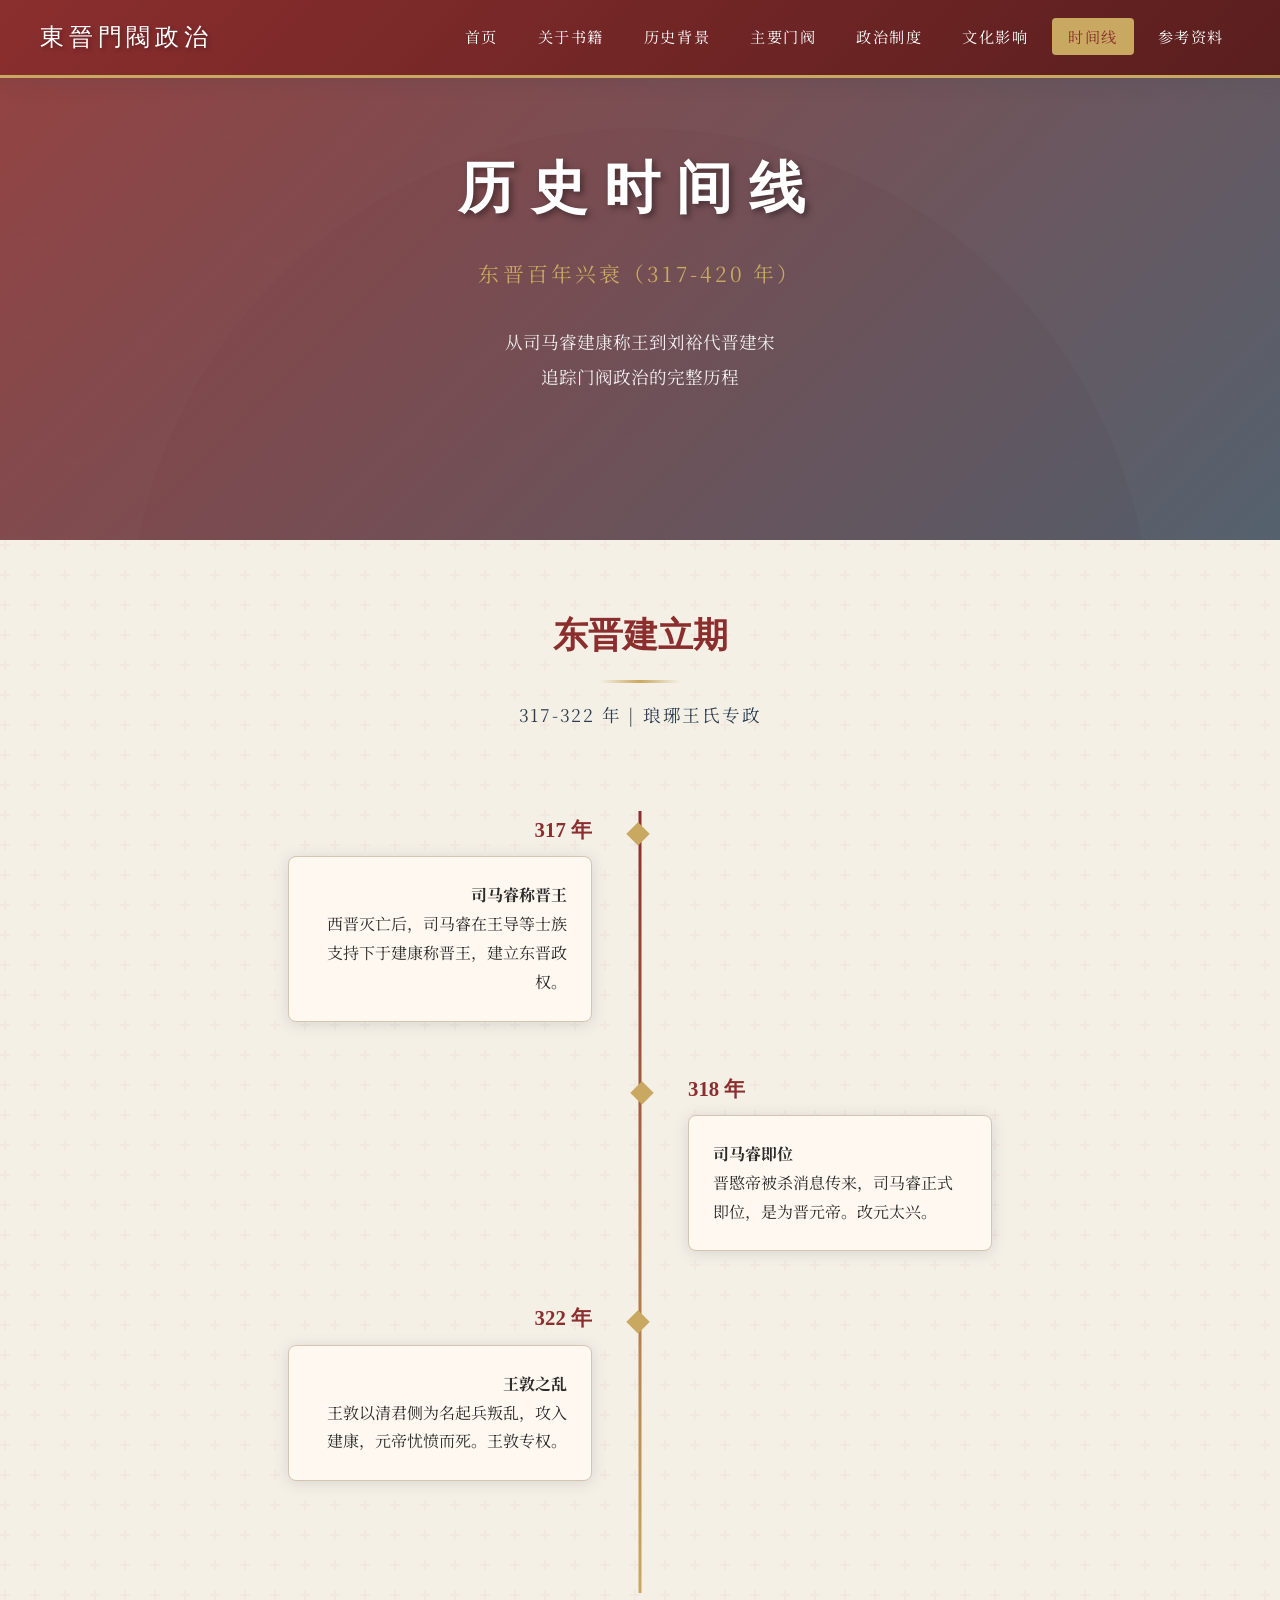
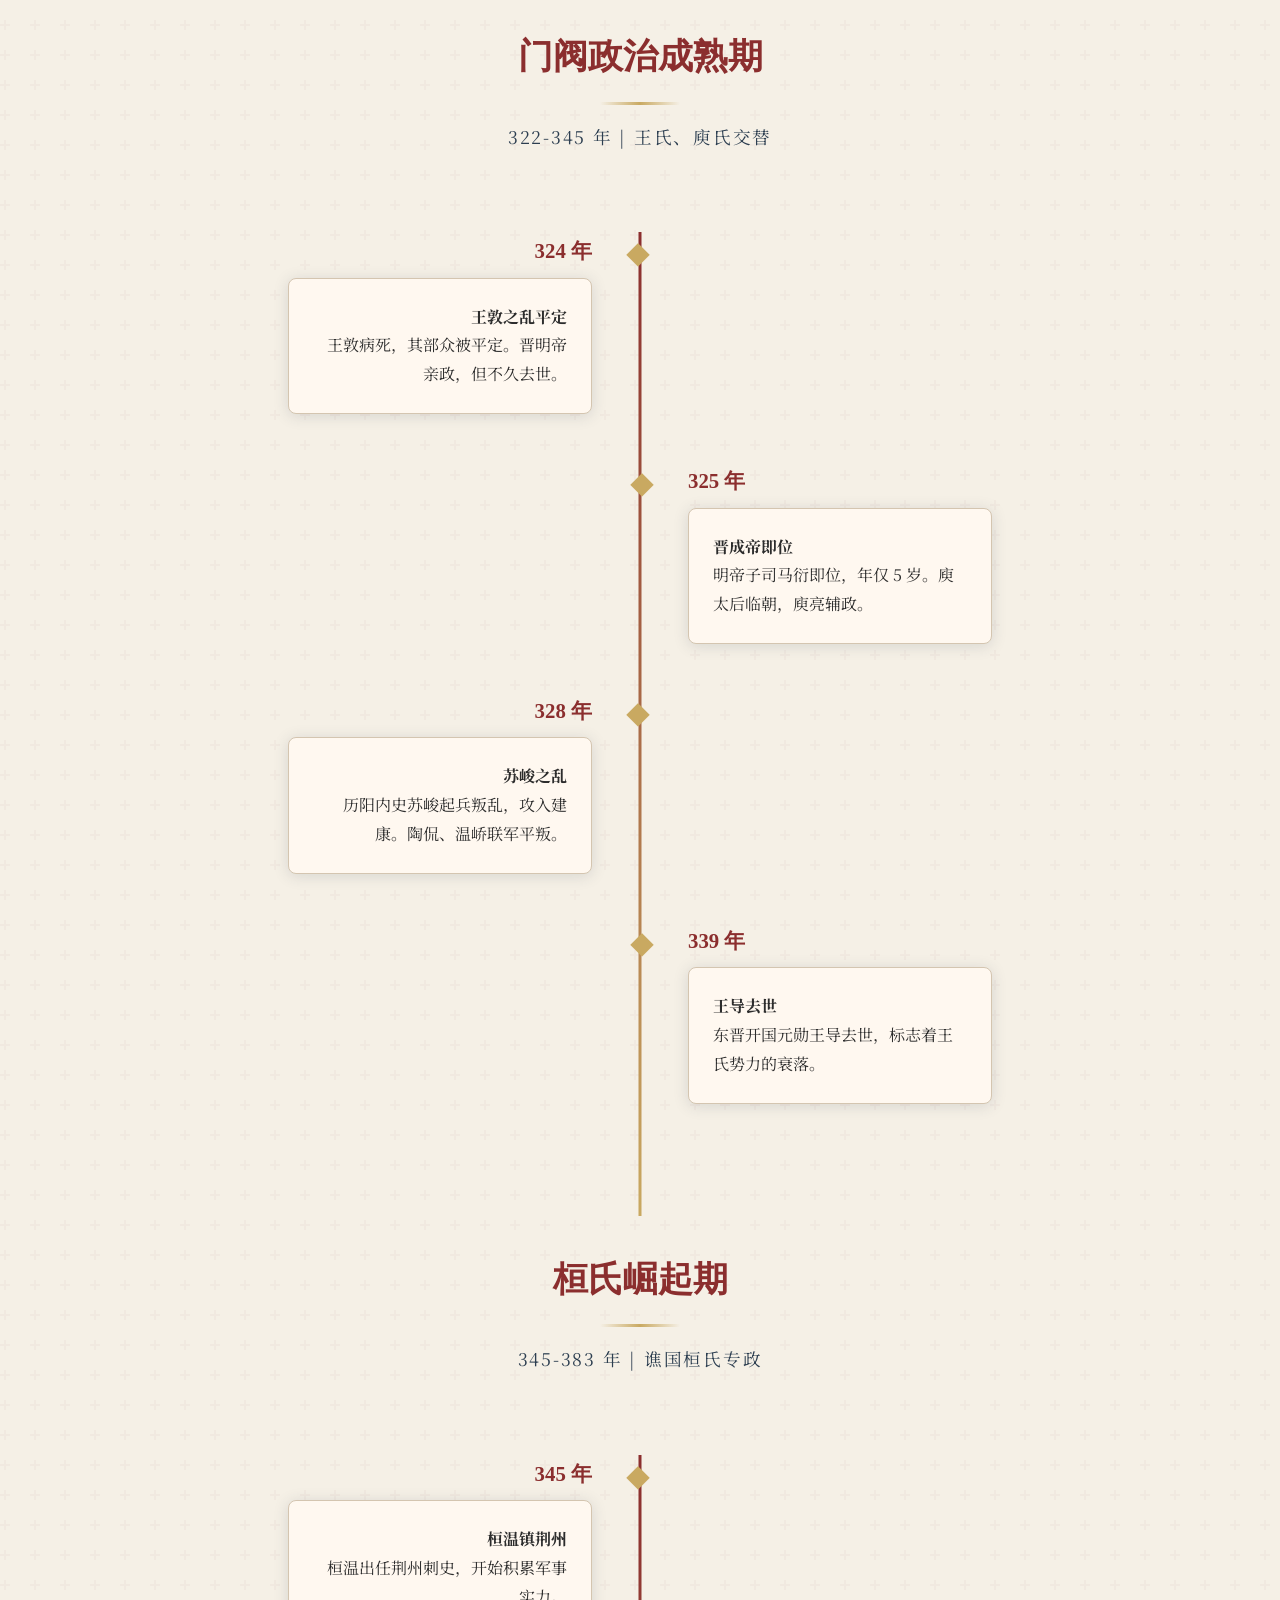
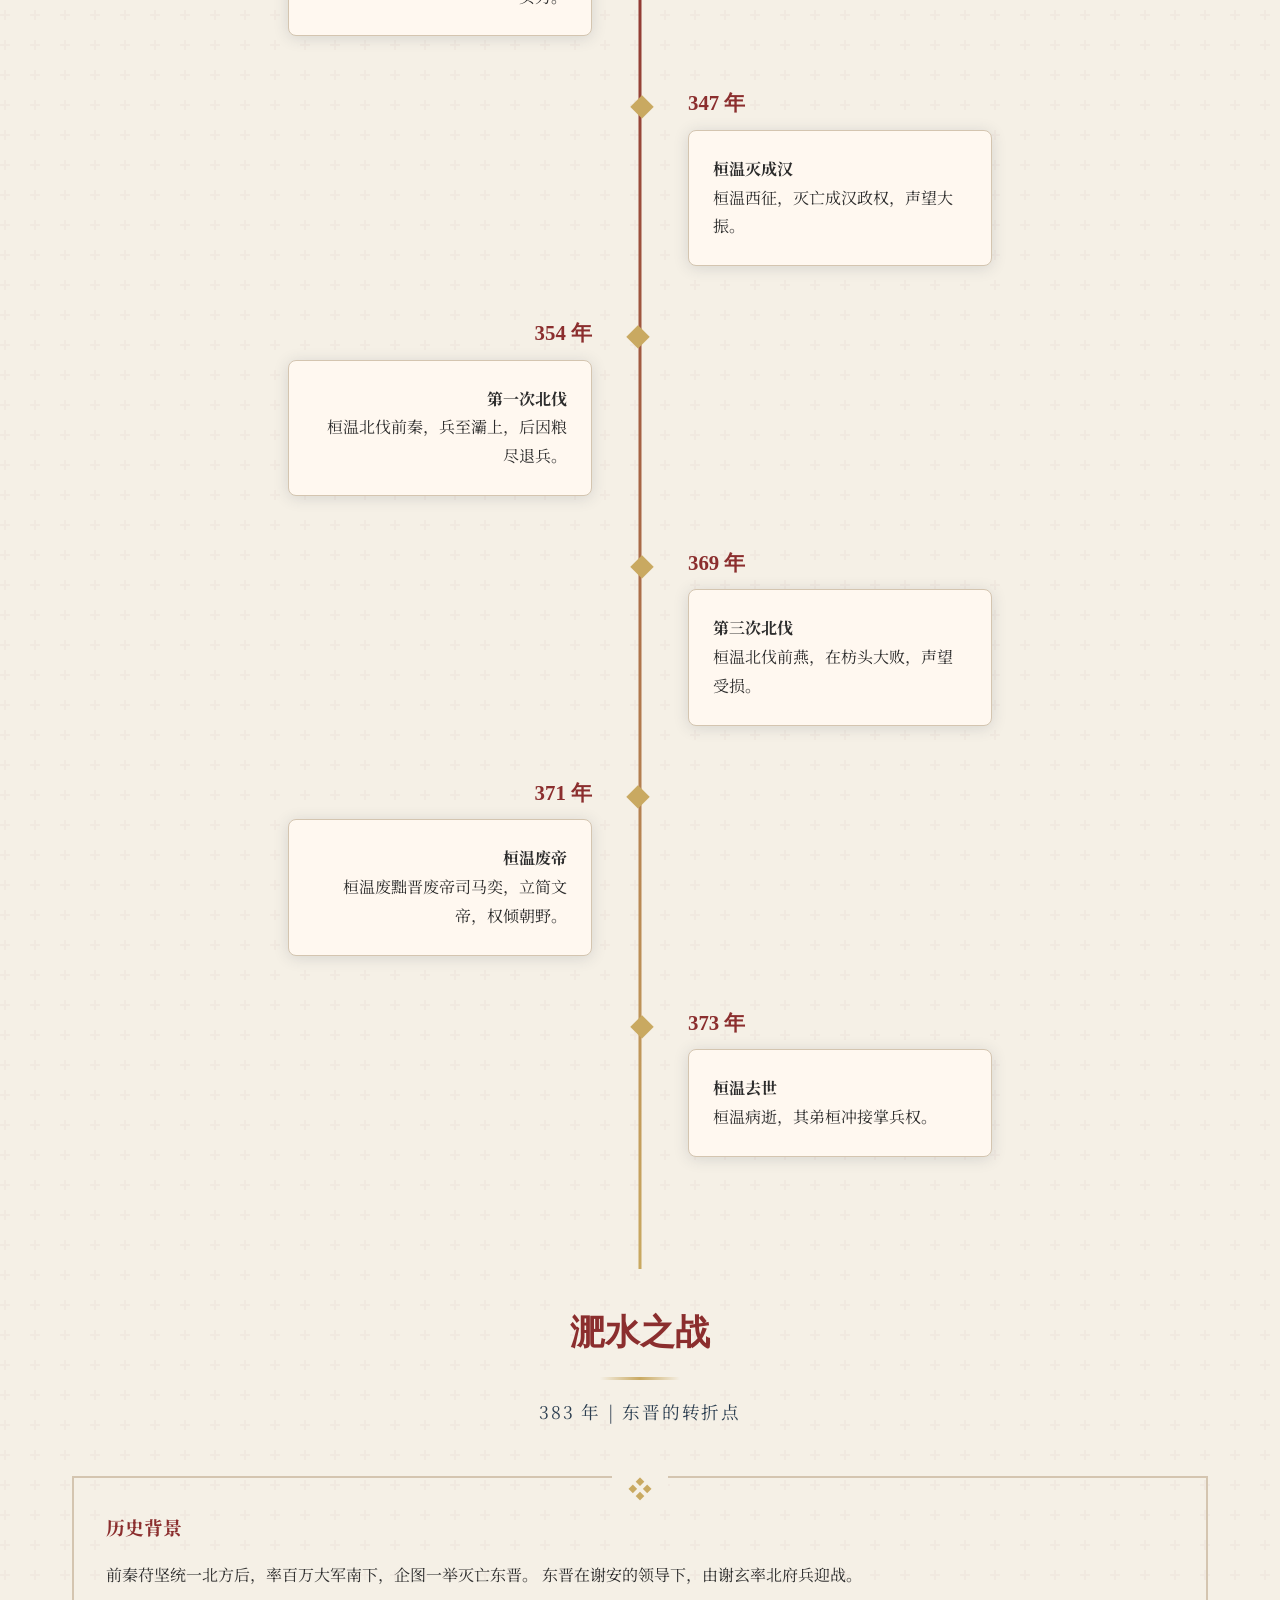
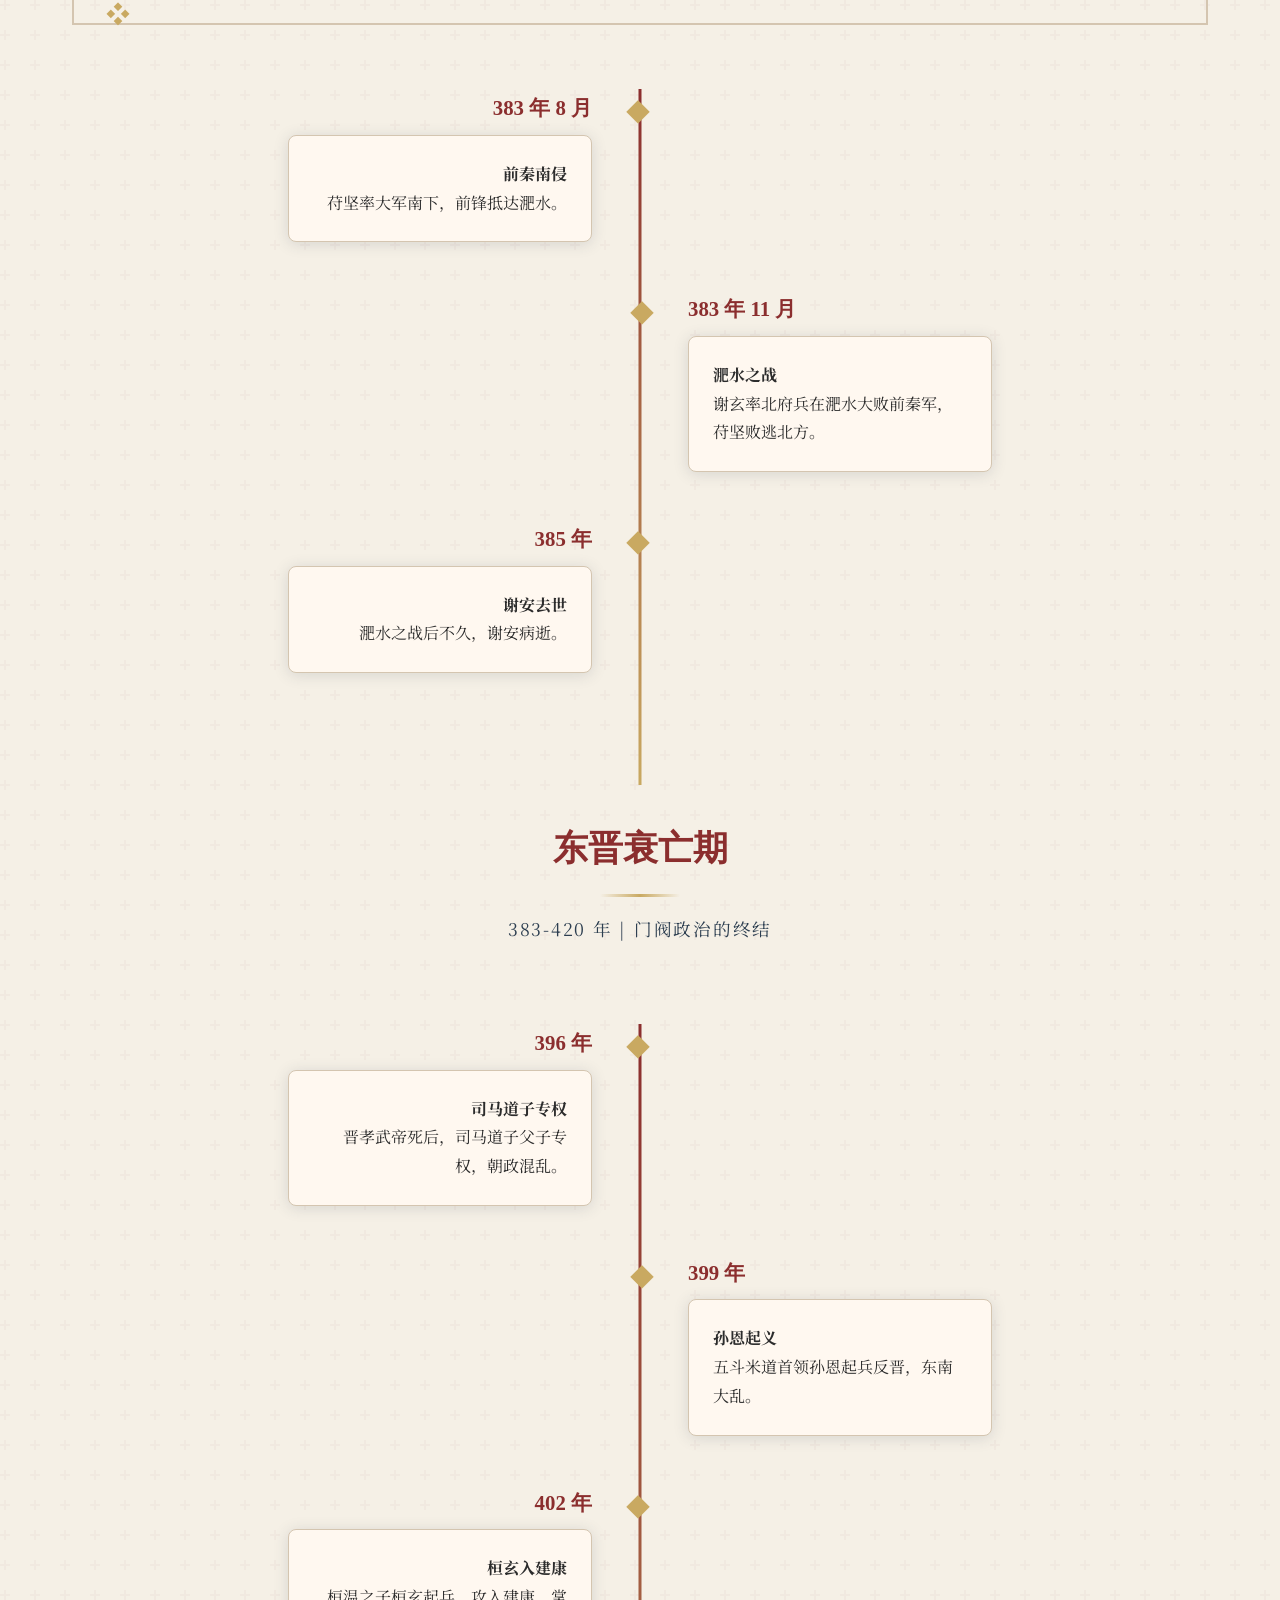
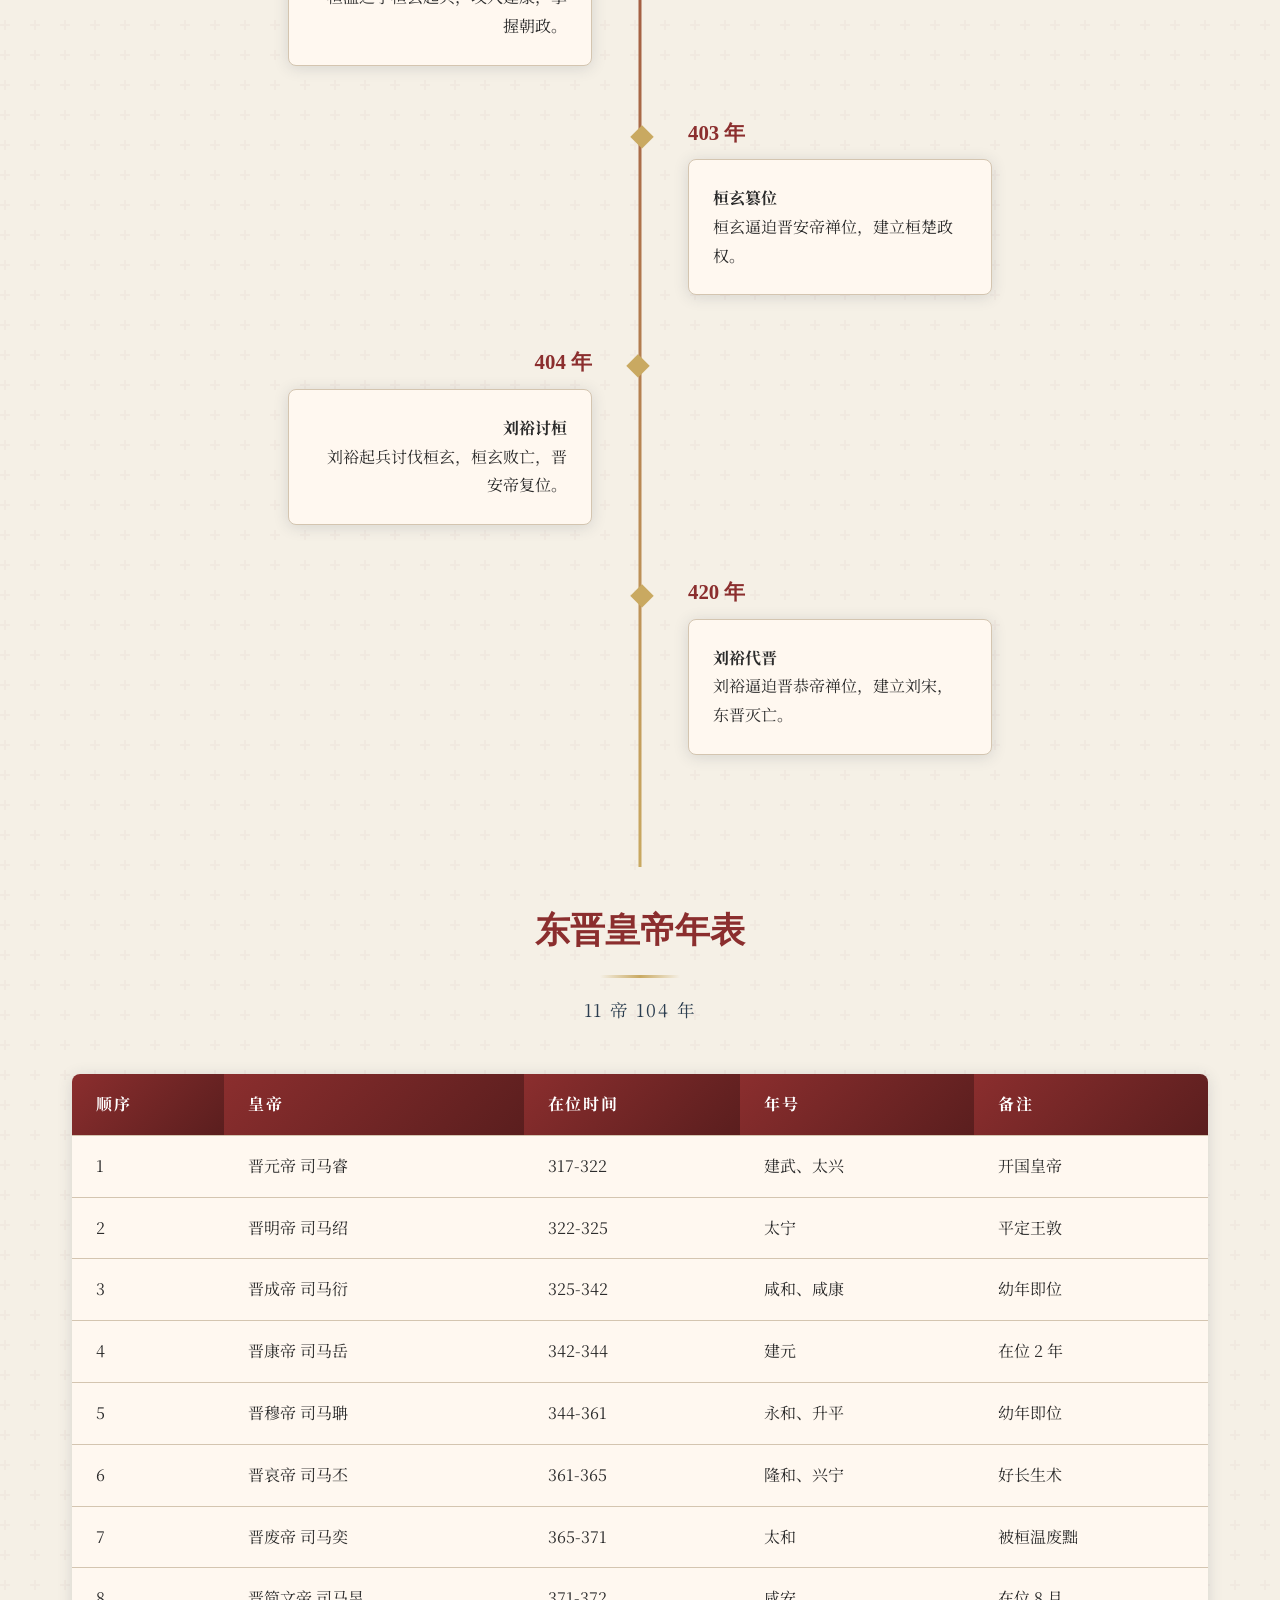
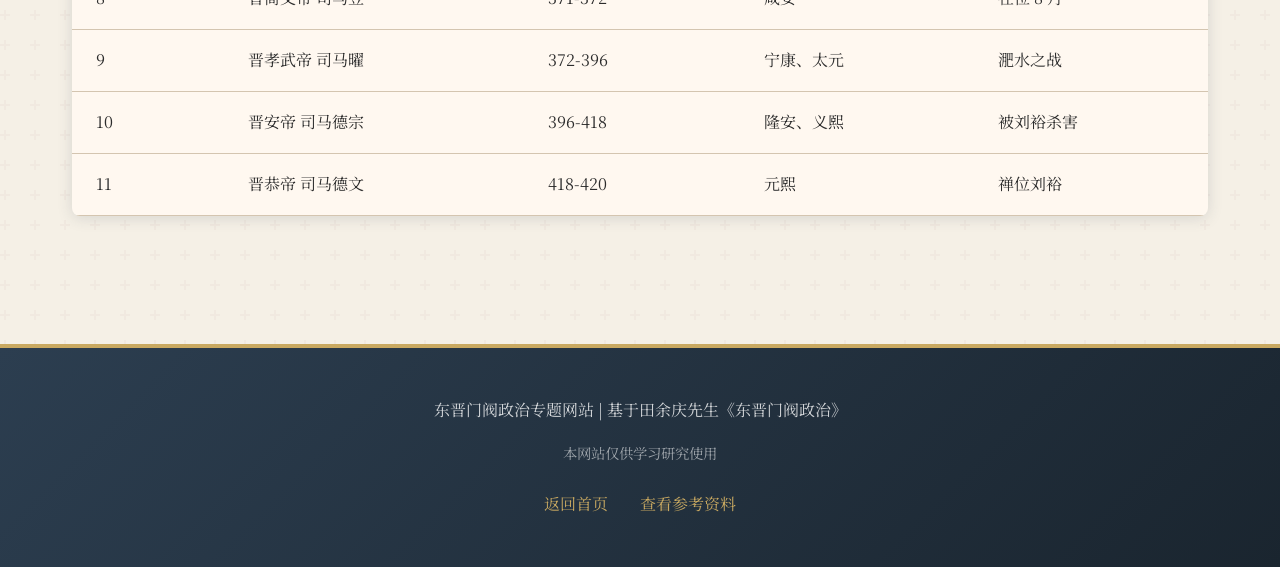
<file: timeline.html>
<!DOCTYPE html>
<html lang="zh-CN">
<head>
  <meta charset="UTF-8">
  <meta name="viewport" content="width=device-width, initial-scale=1.0">
  <meta name="description" content="东晋历史时间线 - 从建立到灭亡的完整历程">
  <meta name="keywords" content="东晋，时间线，历史年表，317-420">
  
  <title>时间线 - 东晋门阀政治</title>
  
  <link rel="stylesheet" href="css/style.css">
  <link href="https://fonts.googleapis.com/css2?family=Noto+Serif+SC:wght@400;500;600;700&display=swap" rel="stylesheet">
  <link rel="icon" type="image/svg+xml" href="data:image/svg+xml,<svg xmlns='http://www.w3.org/2000/svg' viewBox='0 0 100 100'><text y='.9em' font-size='90'>📜</text></svg>">
</head>
<body>
  <nav class="navbar">
    <div class="navbar-content">
      <a href="index.html" class="navbar-brand">東晉門閥政治</a>
      <button class="navbar-toggle" aria-label="切换导航菜单">
        <span></span>
        <span></span>
        <span></span>
      </button>
      <ul class="nav-menu">
        <li><a href="index.html">首页</a></li>
        <li><a href="about.html">关于书籍</a></li>
        <li><a href="background.html">历史背景</a></li>
        <li><a href="clans.html">主要门阀</a></li>
        <li><a href="politics.html">政治制度</a></li>
        <li><a href="culture.html">文化影响</a></li>
        <li><a href="timeline.html" class="active">时间线</a></li>
        <li><a href="references.html">参考资料</a></li>
      </ul>
    </div>
  </nav>

  <header class="hero" style="min-height: 60vh;">
    <div class="hero-content">
      <h1 class="hero-title">历史时间线</h1>
      <p class="hero-subtitle">东晋百年兴衰（317-420 年）</p>
      <p class="hero-description">
        从司马睿建康称王到刘裕代晋建宋<br>
        追踪门阀政治的完整历程
      </p>
    </div>
  </header>

  <main class="container">
    <!-- 东晋建立期 -->
    <section class="section">
      <h2 class="section-title">东晋建立期</h2>
      <p class="section-subtitle">317-322 年 | 琅琊王氏专政</p>
      
      <div class="timeline">
        <div class="timeline-item">
          <div class="timeline-year">317 年</div>
          <div class="timeline-content">
            <h4>司马睿称晋王</h4>
            <p>西晋灭亡后，司马睿在王导等士族支持下于建康称晋王，建立东晋政权。</p>
          </div>
        </div>
        
        <div class="timeline-item">
          <div class="timeline-year">318 年</div>
          <div class="timeline-content">
            <h4>司马睿即位</h4>
            <p>晋愍帝被杀消息传来，司马睿正式即位，是为晋元帝。改元太兴。</p>
          </div>
        </div>
        
        <div class="timeline-item">
          <div class="timeline-year">322 年</div>
          <div class="timeline-content">
            <h4>王敦之乱</h4>
            <p>王敦以清君侧为名起兵叛乱，攻入建康，元帝忧愤而死。王敦专权。</p>
          </div>
        </div>
      </div>
    </section>

    <!-- 门阀政治成熟期 -->
    <section class="section">
      <h2 class="section-title">门阀政治成熟期</h2>
      <p class="section-subtitle">322-345 年 | 王氏、庾氏交替</p>
      
      <div class="timeline">
        <div class="timeline-item">
          <div class="timeline-year">324 年</div>
          <div class="timeline-content">
            <h4>王敦之乱平定</h4>
            <p>王敦病死，其部众被平定。晋明帝亲政，但不久去世。</p>
          </div>
        </div>
        
        <div class="timeline-item">
          <div class="timeline-year">325 年</div>
          <div class="timeline-content">
            <h4>晋成帝即位</h4>
            <p>明帝子司马衍即位，年仅 5 岁。庾太后临朝，庾亮辅政。</p>
          </div>
        </div>
        
        <div class="timeline-item">
          <div class="timeline-year">328 年</div>
          <div class="timeline-content">
            <h4>苏峻之乱</h4>
            <p>历阳内史苏峻起兵叛乱，攻入建康。陶侃、温峤联军平叛。</p>
          </div>
        </div>
        
        <div class="timeline-item">
          <div class="timeline-year">339 年</div>
          <div class="timeline-content">
            <h4>王导去世</h4>
            <p>东晋开国元勋王导去世，标志着王氏势力的衰落。</p>
          </div>
        </div>
      </div>
    </section>

    <!-- 桓氏崛起期 -->
    <section class="section">
      <h2 class="section-title">桓氏崛起期</h2>
      <p class="section-subtitle">345-383 年 | 谯国桓氏专政</p>
      
      <div class="timeline">
        <div class="timeline-item">
          <div class="timeline-year">345 年</div>
          <div class="timeline-content">
            <h4>桓温镇荆州</h4>
            <p>桓温出任荆州刺史，开始积累军事实力。</p>
          </div>
        </div>
        
        <div class="timeline-item">
          <div class="timeline-year">347 年</div>
          <div class="timeline-content">
            <h4>桓温灭成汉</h4>
            <p>桓温西征，灭亡成汉政权，声望大振。</p>
          </div>
        </div>
        
        <div class="timeline-item">
          <div class="timeline-year">354 年</div>
          <div class="timeline-content">
            <h4>第一次北伐</h4>
            <p>桓温北伐前秦，兵至灞上，后因粮尽退兵。</p>
          </div>
        </div>
        
        <div class="timeline-item">
          <div class="timeline-year">369 年</div>
          <div class="timeline-content">
            <h4>第三次北伐</h4>
            <p>桓温北伐前燕，在枋头大败，声望受损。</p>
          </div>
        </div>
        
        <div class="timeline-item">
          <div class="timeline-year">371 年</div>
          <div class="timeline-content">
            <h4>桓温废帝</h4>
            <p>桓温废黜晋废帝司马奕，立简文帝，权倾朝野。</p>
          </div>
        </div>
        
        <div class="timeline-item">
          <div class="timeline-year">373 年</div>
          <div class="timeline-content">
            <h4>桓温去世</h4>
            <p>桓温病逝，其弟桓冲接掌兵权。</p>
          </div>
        </div>
      </div>
    </section>

    <!-- 淝水之战 -->
    <section class="section">
      <h2 class="section-title">淝水之战</h2>
      <p class="section-subtitle">383 年 | 东晋的转折点</p>
      
      <div class="decorative-border">
        <h3 style="color: var(--primary-color); margin-bottom: 1rem;">历史背景</h3>
        <p style="line-height: 2;">
          前秦苻坚统一北方后，率百万大军南下，企图一举灭亡东晋。
          东晋在谢安的领导下，由谢玄率北府兵迎战。
        </p>
      </div>
      
      <div class="timeline">
        <div class="timeline-item">
          <div class="timeline-year">383 年 8 月</div>
          <div class="timeline-content">
            <h4>前秦南侵</h4>
            <p>苻坚率大军南下，前锋抵达淝水。</p>
          </div>
        </div>
        
        <div class="timeline-item">
          <div class="timeline-year">383 年 11 月</div>
          <div class="timeline-content">
            <h4>淝水之战</h4>
            <p>谢玄率北府兵在淝水大败前秦军，苻坚败逃北方。</p>
          </div>
        </div>
        
        <div class="timeline-item">
          <div class="timeline-year">385 年</div>
          <div class="timeline-content">
            <h4>谢安去世</h4>
            <p>淝水之战后不久，谢安病逝。</p>
          </div>
        </div>
      </div>
    </section>

    <!-- 东晋衰亡期 -->
    <section class="section">
      <h2 class="section-title">东晋衰亡期</h2>
      <p class="section-subtitle">383-420 年 | 门阀政治的终结</p>
      
      <div class="timeline">
        <div class="timeline-item">
          <div class="timeline-year">396 年</div>
          <div class="timeline-content">
            <h4>司马道子专权</h4>
            <p>晋孝武帝死后，司马道子父子专权，朝政混乱。</p>
          </div>
        </div>
        
        <div class="timeline-item">
          <div class="timeline-year">399 年</div>
          <div class="timeline-content">
            <h4>孙恩起义</h4>
            <p>五斗米道首领孙恩起兵反晋，东南大乱。</p>
          </div>
        </div>
        
        <div class="timeline-item">
          <div class="timeline-year">402 年</div>
          <div class="timeline-content">
            <h4>桓玄入建康</h4>
            <p>桓温之子桓玄起兵，攻入建康，掌握朝政。</p>
          </div>
        </div>
        
        <div class="timeline-item">
          <div class="timeline-year">403 年</div>
          <div class="timeline-content">
            <h4>桓玄篡位</h4>
            <p>桓玄逼迫晋安帝禅位，建立桓楚政权。</p>
          </div>
        </div>
        
        <div class="timeline-item">
          <div class="timeline-year">404 年</div>
          <div class="timeline-content">
            <h4>刘裕讨桓</h4>
            <p>刘裕起兵讨伐桓玄，桓玄败亡，晋安帝复位。</p>
          </div>
        </div>
        
        <div class="timeline-item">
          <div class="timeline-year">420 年</div>
          <div class="timeline-content">
            <h4>刘裕代晋</h4>
            <p>刘裕逼迫晋恭帝禅位，建立刘宋，东晋灭亡。</p>
          </div>
        </div>
      </div>
    </section>

    <!-- 皇帝年表 -->
    <section class="section">
      <h2 class="section-title">东晋皇帝年表</h2>
      <p class="section-subtitle">11 帝 104 年</p>
      
      <table class="data-table">
        <thead>
          <tr>
            <th>顺序</th>
            <th>皇帝</th>
            <th>在位时间</th>
            <th>年号</th>
            <th>备注</th>
          </tr>
        </thead>
        <tbody>
          <tr>
            <td>1</td>
            <td>晋元帝 司马睿</td>
            <td>317-322</td>
            <td>建武、太兴</td>
            <td>开国皇帝</td>
          </tr>
          <tr>
            <td>2</td>
            <td>晋明帝 司马绍</td>
            <td>322-325</td>
            <td>太宁</td>
            <td>平定王敦</td>
          </tr>
          <tr>
            <td>3</td>
            <td>晋成帝 司马衍</td>
            <td>325-342</td>
            <td>咸和、咸康</td>
            <td>幼年即位</td>
          </tr>
          <tr>
            <td>4</td>
            <td>晋康帝 司马岳</td>
            <td>342-344</td>
            <td>建元</td>
            <td>在位 2 年</td>
          </tr>
          <tr>
            <td>5</td>
            <td>晋穆帝 司马聃</td>
            <td>344-361</td>
            <td>永和、升平</td>
            <td>幼年即位</td>
          </tr>
          <tr>
            <td>6</td>
            <td>晋哀帝 司马丕</td>
            <td>361-365</td>
            <td>隆和、兴宁</td>
            <td>好长生术</td>
          </tr>
          <tr>
            <td>7</td>
            <td>晋废帝 司马奕</td>
            <td>365-371</td>
            <td>太和</td>
            <td>被桓温废黜</td>
          </tr>
          <tr>
            <td>8</td>
            <td>晋简文帝 司马昱</td>
            <td>371-372</td>
            <td>咸安</td>
            <td>在位 8 月</td>
          </tr>
          <tr>
            <td>9</td>
            <td>晋孝武帝 司马曜</td>
            <td>372-396</td>
            <td>宁康、太元</td>
            <td>淝水之战</td>
          </tr>
          <tr>
            <td>10</td>
            <td>晋安帝 司马德宗</td>
            <td>396-418</td>
            <td>隆安、义熙</td>
            <td>被刘裕杀害</td>
          </tr>
          <tr>
            <td>11</td>
            <td>晋恭帝 司马德文</td>
            <td>418-420</td>
            <td>元熙</td>
            <td>禅位刘裕</td>
          </tr>
        </tbody>
      </table>
    </section>
  </main>

  <footer class="footer">
    <div class="footer-content">
      <p class="footer-text">东晋门阀政治专题网站 | 基于田余庆先生《东晋门阀政治》</p>
      <p class="footer-text" style="font-size: 0.9rem; opacity: 0.7;">本网站仅供学习研究使用</p>
      <div class="footer-links">
        <a href="index.html">返回首页</a>
        <a href="references.html">查看参考资料</a>
      </div>
    </div>
  </footer>

  <script src="js/main.js"></script>
</body>
</html>
</file>
<file: css/style.css>
/* 东晋门阀政治 - 中国风古典风格样式 */

:root {
  /* 中国传统色彩 */
  --primary-color: #8B2E2E;        /* 朱红 - 主色调 */
  --secondary-color: #2C3E50;      /* 深青 - 辅助色 */
  --accent-color: #C9A961;         /* 金色 - 强调色 */
  --bg-color: #F5F0E6;             /* 米白 - 背景色 */
  --paper-color: #FFF8F0;          /* 宣纸白 */
  --text-color: #2C2C2C;           /* 墨黑 - 文字色 */
  --border-color: #D4C5B0;         /* 浅棕 - 边框色 */
  --shadow-color: rgba(44, 62, 80, 0.15);
  
  /* 字体 */
  --font-primary: "Noto Serif SC", "Source Han Serif SC", "STSong", "SimSun", serif;
  --font-decorative: "Kaiti", "STKaiti", "KaiTi_GB2312", serif;
}

/* 基础重置 */
* {
  margin: 0;
  padding: 0;
  box-sizing: border-box;
}

html {
  scroll-behavior: smooth;
}

body {
  font-family: var(--font-primary);
  background-color: var(--bg-color);
  color: var(--text-color);
  line-height: 1.8;
  font-size: 16px;
  background-image: url("data:image/svg+xml,%3Csvg width='60' height='60' viewBox='0 0 60 60' xmlns='http://www.w3.org/2000/svg'%3E%3Cg fill='none' fill-rule='evenodd'%3E%3Cg fill='%238B2E2E' fill-opacity='0.03'%3E%3Cpath d='M36 34v-4h-2v4h-4v2h4v4h2v-4h4v-2h-4zm0-30V0h-2v4h-4v2h4v4h2V6h4V4h-4zM6 34v-4H4v4H0v2h4v4h2v-4h4v-2H6zM6 4V0H4v4H0v2h4v4h2V6h4V4H6z'/%3E%3C/g%3E%3C/g%3E%3C/svg%3E");
}

/* 导航栏 */
.navbar {
  position: fixed;
  top: 0;
  left: 0;
  right: 0;
  background: linear-gradient(135deg, var(--primary-color) 0%, #5A1E1E 100%);
  padding: 1rem 2rem;
  z-index: 1000;
  box-shadow: 0 2px 20px var(--shadow-color);
  border-bottom: 3px solid var(--accent-color);
}

.navbar-content {
  max-width: 1200px;
  margin: 0 auto;
  display: flex;
  justify-content: space-between;
  align-items: center;
}

.navbar-brand {
  font-family: var(--font-decorative);
  font-size: 1.5rem;
  color: #fff;
  text-decoration: none;
  letter-spacing: 0.2em;
  text-shadow: 2px 2px 4px rgba(0,0,0,0.3);
}

.navbar-brand:hover {
  color: var(--accent-color);
}

.navbar-toggle {
  display: none;
  background: none;
  border: 2px solid var(--accent-color);
  padding: 0.5rem 1rem;
  cursor: pointer;
  border-radius: 4px;
}

.navbar-toggle span {
  display: block;
  width: 25px;
  height: 3px;
  background: var(--accent-color);
  margin: 5px 0;
  transition: 0.3s;
}

.nav-menu {
  display: flex;
  list-style: none;
  gap: 0.5rem;
}

.nav-menu a {
  color: #fff;
  text-decoration: none;
  padding: 0.5rem 1rem;
  border-radius: 4px;
  transition: all 0.3s ease;
  font-size: 0.95rem;
  letter-spacing: 0.1em;
}

.nav-menu a:hover,
.nav-menu a.active {
  background: var(--accent-color);
  color: var(--primary-color);
}

/* 英雄区域 */
.hero {
  min-height: 100vh;
  display: flex;
  align-items: center;
  justify-content: center;
  text-align: center;
  padding: 6rem 2rem 4rem;
  background: linear-gradient(135deg, rgba(139, 46, 46, 0.9) 0%, rgba(44, 62, 80, 0.8) 100%),
              url('data:image/svg+xml,<svg xmlns="http://www.w3.org/2000/svg" viewBox="0 0 100 100"><rect fill="%23F5F0E6" width="100" height="100"/><circle cx="50" cy="50" r="40" fill="%238B2E2E" opacity="0.1"/></svg>');
  background-size: cover;
  position: relative;
  overflow: hidden;
}

.hero::before {
  content: '';
  position: absolute;
  top: 0;
  left: 0;
  right: 0;
  bottom: 0;
  background: url("data:image/svg+xml,%3Csvg width='100' height='100' xmlns='http://www.w3.org/2000/svg'%3E%3Cpath d='M0 50 Q 25 25, 50 50 T 100 50' stroke='%23C9A961' fill='none' opacity='0.1' stroke-width='0.5'/%3E%3C/svg%3E");
  opacity: 0.3;
}

.hero-content {
  position: relative;
  z-index: 1;
  max-width: 800px;
}

.hero-title {
  font-family: var(--font-decorative);
  font-size: 3.5rem;
  color: #fff;
  margin-bottom: 1rem;
  letter-spacing: 0.3em;
  text-shadow: 3px 3px 6px rgba(0,0,0,0.4);
  animation: fadeInDown 1s ease;
}

.hero-subtitle {
  font-size: 1.3rem;
  color: var(--accent-color);
  margin-bottom: 2rem;
  letter-spacing: 0.15em;
  animation: fadeInUp 1s ease 0.3s both;
}

.hero-description {
  color: rgba(255,255,255,0.9);
  font-size: 1.1rem;
  line-height: 2;
  margin-bottom: 2.5rem;
  animation: fadeInUp 1s ease 0.5s both;
}

.hero-btn {
  display: inline-block;
  background: var(--accent-color);
  color: var(--primary-color);
  padding: 1rem 2.5rem;
  border-radius: 50px;
  text-decoration: none;
  font-weight: bold;
  letter-spacing: 0.1em;
  transition: all 0.3s ease;
  box-shadow: 0 4px 15px rgba(201, 169, 97, 0.4);
  animation: fadeInUp 1s ease 0.7s both;
}

.hero-btn:hover {
  transform: translateY(-3px);
  box-shadow: 0 6px 25px rgba(201, 169, 97, 0.6);
}

/* 装饰性边框 */
.decorative-border {
  border: 2px solid var(--border-color);
  padding: 2rem;
  position: relative;
  margin: 2rem 0;
}

.decorative-border::before,
.decorative-border::after {
  content: '❖';
  position: absolute;
  color: var(--accent-color);
  font-size: 1.5rem;
}

.decorative-border::before {
  top: -12px;
  left: 50%;
  transform: translateX(-50%);
  background: var(--bg-color);
  padding: 0 1rem;
}

/* 内容区域 */
.container {
  max-width: 1200px;
  margin: 0 auto;
  padding: 4rem 2rem;
}

.section {
  margin-bottom: 4rem;
}

.section-title {
  font-family: var(--font-decorative);
  font-size: 2.2rem;
  color: var(--primary-color);
  text-align: center;
  margin-bottom: 1rem;
  position: relative;
  padding-bottom: 1rem;
}

.section-title::after {
  content: '';
  position: absolute;
  bottom: 0;
  left: 50%;
  transform: translateX(-50%);
  width: 80px;
  height: 3px;
  background: linear-gradient(90deg, transparent, var(--accent-color), transparent);
}

.section-subtitle {
  text-align: center;
  color: var(--secondary-color);
  font-size: 1.1rem;
  margin-bottom: 3rem;
  letter-spacing: 0.1em;
}

/* 卡片样式 */
.card-grid {
  display: grid;
  grid-template-columns: repeat(auto-fit, minmax(280px, 1fr));
  gap: 2rem;
  margin-top: 2rem;
}

.card {
  background: var(--paper-color);
  border-radius: 8px;
  overflow: hidden;
  box-shadow: 0 4px 20px var(--shadow-color);
  transition: transform 0.3s ease, box-shadow 0.3s ease;
  border: 1px solid var(--border-color);
}

.card:hover {
  transform: translateY(-5px);
  box-shadow: 0 8px 30px rgba(139, 46, 46, 0.2);
}

.card-header {
  background: linear-gradient(135deg, var(--primary-color) 0%, #5A1E1E 100%);
  color: #fff;
  padding: 1.5rem;
  text-align: center;
}

.card-header h3 {
  font-family: var(--font-decorative);
  font-size: 1.4rem;
  letter-spacing: 0.15em;
}

.card-body {
  padding: 1.5rem;
}

.card-body p {
  color: var(--text-color);
  line-height: 1.9;
  margin-bottom: 1rem;
}

.card-footer {
  padding: 1rem 1.5rem;
  background: rgba(139, 46, 46, 0.05);
  border-top: 1px solid var(--border-color);
  text-align: center;
}

/* 引用块 */
.quote-block {
  background: var(--paper-color);
  border-left: 4px solid var(--primary-color);
  padding: 1.5rem 2rem;
  margin: 2rem 0;
  font-style: italic;
  position: relative;
  box-shadow: 0 2px 10px var(--shadow-color);
}

.quote-block::before {
  content: '"';
  position: absolute;
  top: -10px;
  left: 20px;
  font-size: 4rem;
  color: var(--accent-color);
  opacity: 0.3;
  font-family: Georgia, serif;
}

.quote-block cite {
  display: block;
  margin-top: 1rem;
  color: var(--primary-color);
  font-style: normal;
  font-weight: bold;
}

/* 时间线 */
.timeline {
  position: relative;
  padding: 2rem 0;
  max-width: 800px;
  margin: 0 auto;
}

.timeline::before {
  content: '';
  position: absolute;
  left: 50%;
  transform: translateX(-50%);
  width: 3px;
  height: 100%;
  background: linear-gradient(180deg, var(--primary-color), var(--accent-color));
}

.timeline-item {
  position: relative;
  margin-bottom: 3rem;
  width: 50%;
  padding: 0 3rem;
}

.timeline-item:nth-child(odd) {
  left: 0;
  text-align: right;
}

.timeline-item:nth-child(even) {
  left: 50%;
  text-align: left;
}

.timeline-item::before {
  content: '◆';
  position: absolute;
  top: 0;
  color: var(--accent-color);
  font-size: 1.5rem;
}

.timeline-item:nth-child(odd)::before {
  right: -10px;
}

.timeline-item:nth-child(even)::before {
  left: -10px;
}

.timeline-year {
  font-family: var(--font-decorative);
  font-size: 1.3rem;
  color: var(--primary-color);
  font-weight: bold;
  margin-bottom: 0.5rem;
}

.timeline-content {
  background: var(--paper-color);
  padding: 1.5rem;
  border-radius: 8px;
  box-shadow: 0 2px 15px var(--shadow-color);
  border: 1px solid var(--border-color);
}

/* 表格样式 */
.data-table {
  width: 100%;
  border-collapse: collapse;
  margin: 2rem 0;
  background: var(--paper-color);
  box-shadow: 0 2px 15px var(--shadow-color);
  border-radius: 8px;
  overflow: hidden;
}

.data-table th,
.data-table td {
  padding: 1rem 1.5rem;
  text-align: left;
  border-bottom: 1px solid var(--border-color);
}

.data-table th {
  background: linear-gradient(135deg, var(--primary-color) 0%, #5A1E1E 100%);
  color: #fff;
  font-weight: bold;
  letter-spacing: 0.1em;
}

.data-table tr:hover {
  background: rgba(139, 46, 46, 0.05);
}

/* 页脚 */
.footer {
  background: linear-gradient(135deg, #2C3E50 0%, #1A252F 100%);
  color: #fff;
  padding: 3rem 2rem;
  text-align: center;
  border-top: 4px solid var(--accent-color);
}

.footer-content {
  max-width: 1200px;
  margin: 0 auto;
}

.footer-text {
  color: rgba(255,255,255,0.8);
  margin-bottom: 1rem;
}

.footer-links {
  display: flex;
  justify-content: center;
  gap: 2rem;
  flex-wrap: wrap;
  margin-top: 1.5rem;
}

.footer-links a {
  color: var(--accent-color);
  text-decoration: none;
  transition: color 0.3s ease;
}

.footer-links a:hover {
  color: #fff;
}

/* 动画 */
@keyframes fadeInDown {
  from {
    opacity: 0;
    transform: translateY(-30px);
  }
  to {
    opacity: 1;
    transform: translateY(0);
  }
}

@keyframes fadeInUp {
  from {
    opacity: 0;
    transform: translateY(30px);
  }
  to {
    opacity: 1;
    transform: translateY(0);
  }
}

/* 响应式设计 */
@media (max-width: 768px) {
  .navbar-toggle {
    display: block;
  }
  
  .nav-menu {
    display: none;
    position: absolute;
    top: 100%;
    left: 0;
    right: 0;
    background: var(--primary-color);
    flex-direction: column;
    padding: 1rem;
  }
  
  .nav-menu.active {
    display: flex;
  }
  
  .hero-title {
    font-size: 2rem;
  }
  
  .hero-subtitle {
    font-size: 1rem;
  }
  
  .section-title {
    font-size: 1.6rem;
  }
  
  .timeline::before {
    left: 20px;
  }
  
  .timeline-item {
    width: 100%;
    left: 0 !important;
    text-align: left !important;
    padding-left: 50px;
    padding-right: 0;
  }
  
  .timeline-item::before {
    left: 12px !important;
    right: auto !important;
  }
  
  .data-table {
    font-size: 0.85rem;
  }
  
  .data-table th,
  .data-table td {
    padding: 0.75rem;
  }
}

@media (max-width: 480px) {
  .hero-title {
    font-size: 1.6rem;
    letter-spacing: 0.15em;
  }
  
  .container {
    padding: 2rem 1rem;
  }
  
  .card-grid {
    grid-template-columns: 1fr;
  }
}

/* 滚动条美化 */
::-webkit-scrollbar {
  width: 10px;
}

::-webkit-scrollbar-track {
  background: var(--bg-color);
}

::-webkit-scrollbar-thumb {
  background: var(--primary-color);
  border-radius: 5px;
}

::-webkit-scrollbar-thumb:hover {
  background: #5A1E1E;
}

/* 打印样式 */
@media print {
  .navbar,
  .hero-btn,
  .footer-links {
    display: none;
  }
  
  body {
    background: #fff;
    font-size: 12pt;
  }
  
  .card {
    break-inside: avoid;
    box-shadow: none;
    border: 1px solid #ccc;
  }
}
</file>
<file: css/mobile-fix.css>
/* 手机端响应式修复 - 增强版 */

/* 基础手机端优化 */
@media (max-width: 768px) {
  /* 导航栏修复 */
  .navbar {
    padding: 0.8rem 1rem;
  }
  
  .navbar-brand {
    font-size: 1.2rem;
    letter-spacing: 0.1em;
  }
  
  .navbar-toggle {
    display: flex;
    flex-direction: column;
    gap: 5px;
    padding: 8px;
    background: rgba(255,255,255,0.1);
    border: 1px solid var(--accent-color);
  }
  
  .navbar-toggle span {
    width: 22px;
    height: 2px;
    background: var(--accent-color);
  }
  
  /* 导航菜单 */
  .nav-menu {
    display: none;
    position: absolute;
    top: 100%;
    left: 0;
    right: 0;
    background: linear-gradient(135deg, var(--primary-color) 0%, #5A1E1E 100%);
    flex-direction: column;
    padding: 1rem;
    gap: 0.5rem;
    box-shadow: 0 4px 20px rgba(0,0,0,0.3);
    border-top: 2px solid var(--accent-color);
  }
  
  .nav-menu.active {
    display: flex;
  }
  
  .nav-menu a {
    padding: 0.8rem 1rem;
    border-radius: 4px;
    transition: background 0.3s;
    font-size: 0.95rem;
  }
  
  .nav-menu a:hover {
    background: rgba(255,255,255,0.1);
  }
  
  /* Hero区域 */
  .hero {
    padding: 6rem 1rem 3rem;
    min-height: auto;
  }
  
  .hero-title {
    font-size: 1.8rem;
    letter-spacing: 0.15em;
    margin-bottom: 0.5rem;
  }
  
  .hero-subtitle {
    font-size: 1rem;
    letter-spacing: 0.1em;
  }
  
  .hero-description {
    font-size: 0.95rem;
    padding: 0 1rem;
  }
  
  .hero-btn {
    padding: 0.8rem 1.5rem;
    font-size: 0.9rem;
  }
  
  /* 内容区域 */
  .container {
    padding: 1.5rem 1rem;
    margin: 1rem;
    border-radius: 8px;
  }
  
  .section-title {
    font-size: 1.5rem;
    margin-bottom: 1.5rem;
  }
  
  .section-title::after {
    width: 60px;
    height: 3px;
  }
  
  /* 卡片网格 */
  .card-grid {
    grid-template-columns: 1fr;
    gap: 1rem;
  }
  
  .card {
    padding: 1.2rem;
  }
  
  .card-title {
    font-size: 1.1rem;
  }
  
  .card-content {
    font-size: 0.9rem;
  }
  
  /* 时间线 */
  .timeline {
    padding: 1rem 0;
  }
  
  .timeline::before {
    left: 15px;
  }
  
  .timeline-item {
    width: 100%;
    left: 0 !important;
    text-align: left !important;
    padding-left: 40px;
    padding-right: 0;
    margin-bottom: 1.5rem;
  }
  
  .timeline-item::before {
    left: 8px !important;
    right: auto !important;
    width: 14px;
    height: 14px;
  }
  
  .timeline-content {
    padding: 1rem;
  }
  
  .timeline-title {
    font-size: 1rem;
  }
  
  /* 表格 */
  .data-table {
    font-size: 0.8rem;
    display: block;
    overflow-x: auto;
    white-space: nowrap;
  }
  
  .data-table th,
  .data-table td {
    padding: 0.6rem 0.8rem;
  }
  
  /* 页脚 */
  .footer {
    padding: 2rem 1rem;
  }
  
  .footer-links {
    flex-direction: column;
    gap: 1rem;
  }
  
  /* 引用块 */
  .quote-block {
    padding: 1rem 1.2rem;
    margin: 1.5rem 0;
    font-size: 0.95rem;
  }
  
  /* 列表 */
  .feature-list li {
    padding: 0.6rem 0;
    font-size: 0.9rem;
  }
}

/* 小屏幕手机优化 */
@media (max-width: 480px) {
  .hero-title {
    font-size: 1.5rem;
  }
  
  .hero-subtitle {
    font-size: 0.9rem;
  }
  
  .section-title {
    font-size: 1.3rem;
  }
  
  .card-title {
    font-size: 1rem;
  }
  
  .navbar-brand {
    font-size: 1rem;
  }
}

/* 触摸设备优化 */
@media (hover: none) {
  .card:hover {
    transform: none;
    box-shadow: 0 4px 15px var(--shadow-color);
  }
  
  .nav-menu a:hover {
    background: transparent;
  }
  
  .nav-menu a:active {
    background: rgba(255,255,255,0.15);
  }
}

/* 横屏手机 */
@media (max-width: 768px) and (orientation: landscape) {
  .hero {
    padding: 5rem 1rem 2rem;
  }
  
  .hero-title {
    font-size: 1.6rem;
  }
}

/* 安全区域适配（iPhone X+） */
@supports (padding: max(0px)) {
  .navbar {
    padding-left: max(1rem, env(safe-area-inset-left));
    padding-right: max(1rem, env(safe-area-inset-right));
  }
  
  .container {
    padding-left: max(1rem, env(safe-area-inset-left));
    padding-right: max(1rem, env(safe-area-inset-right));
  }
}
</file>
